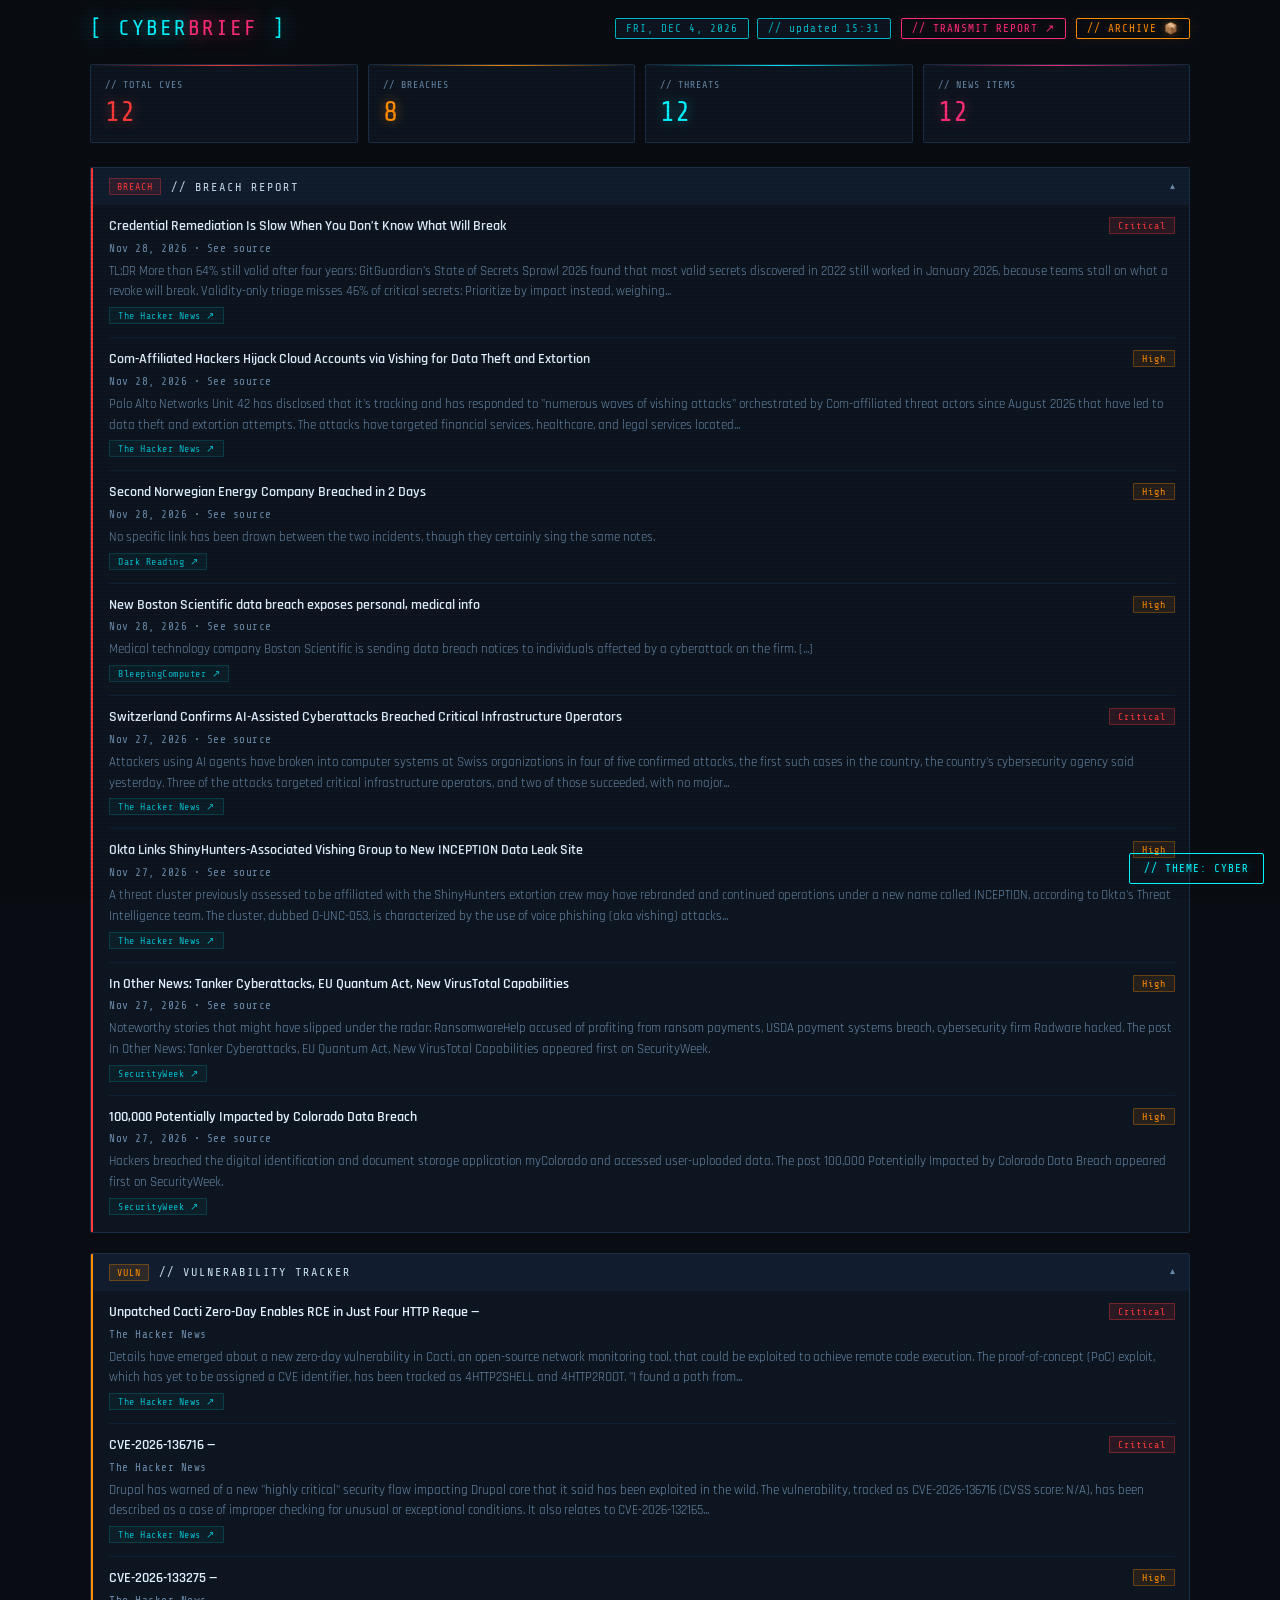
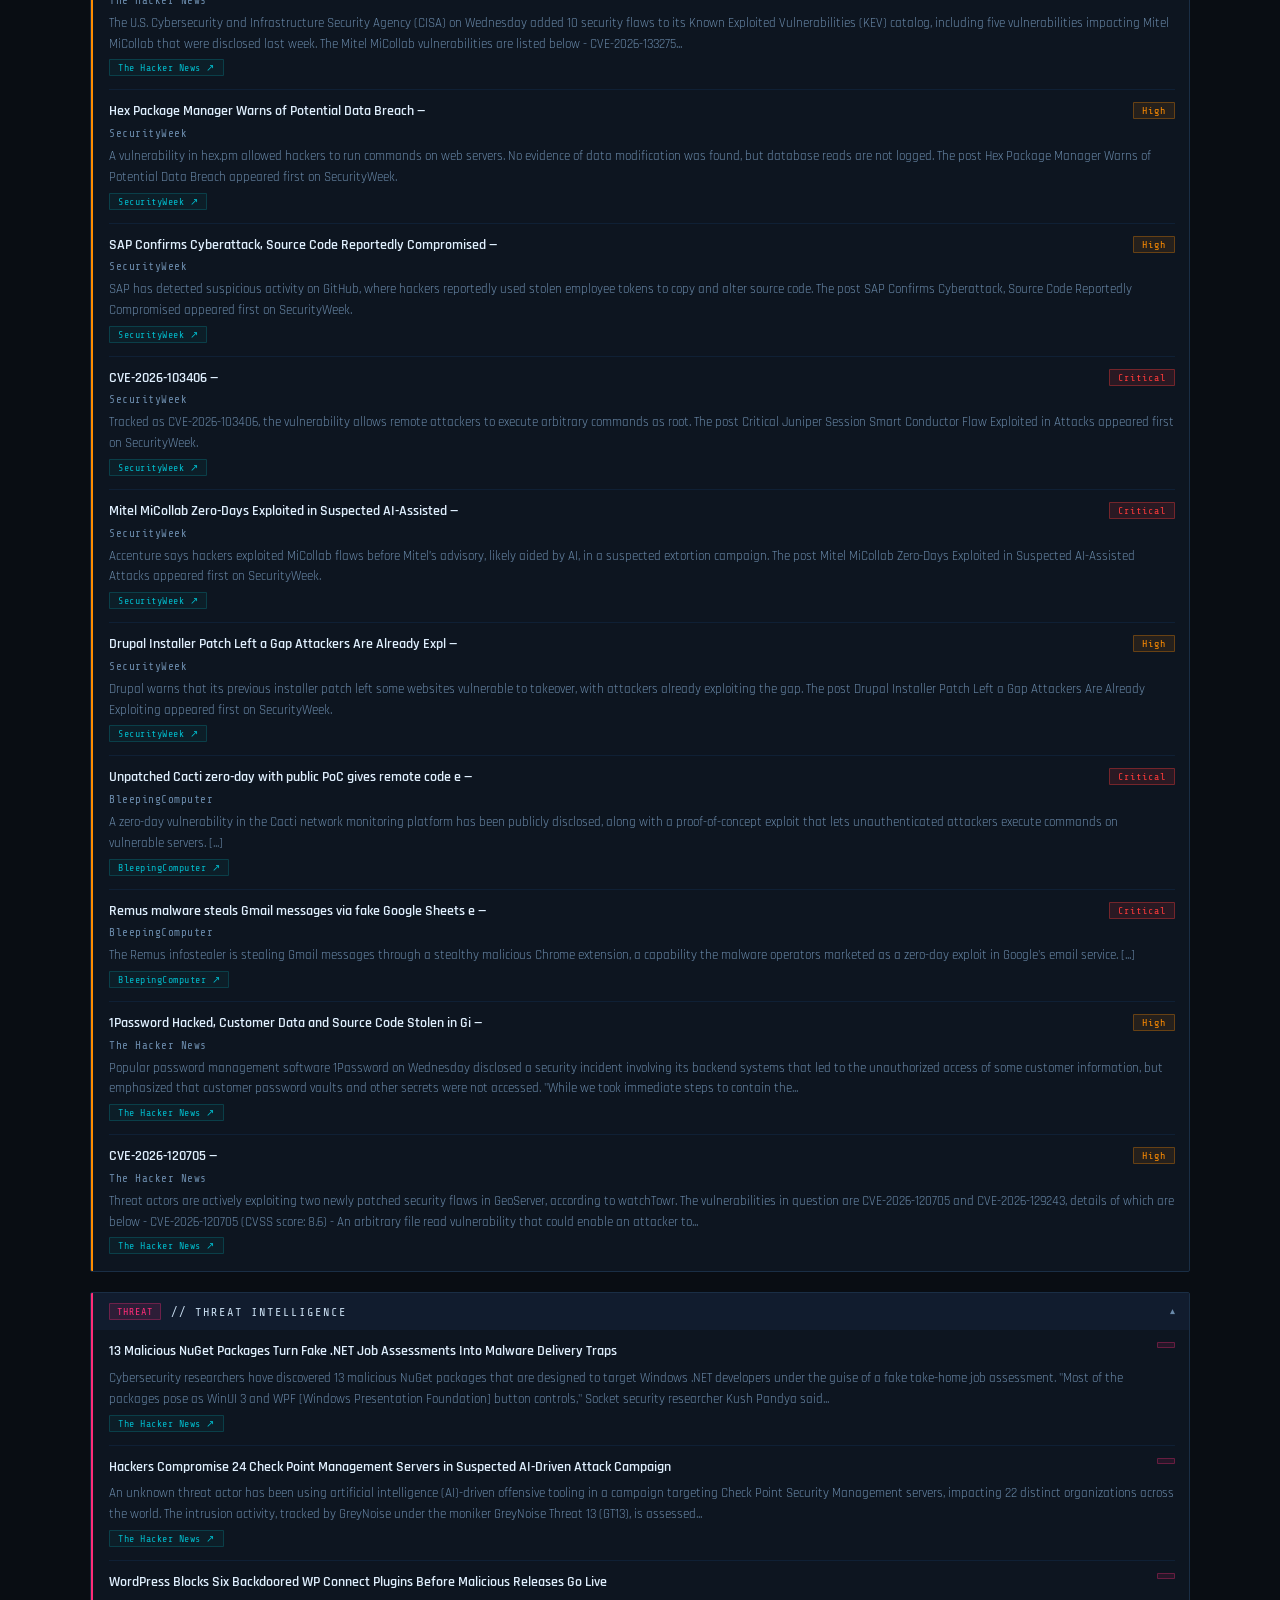
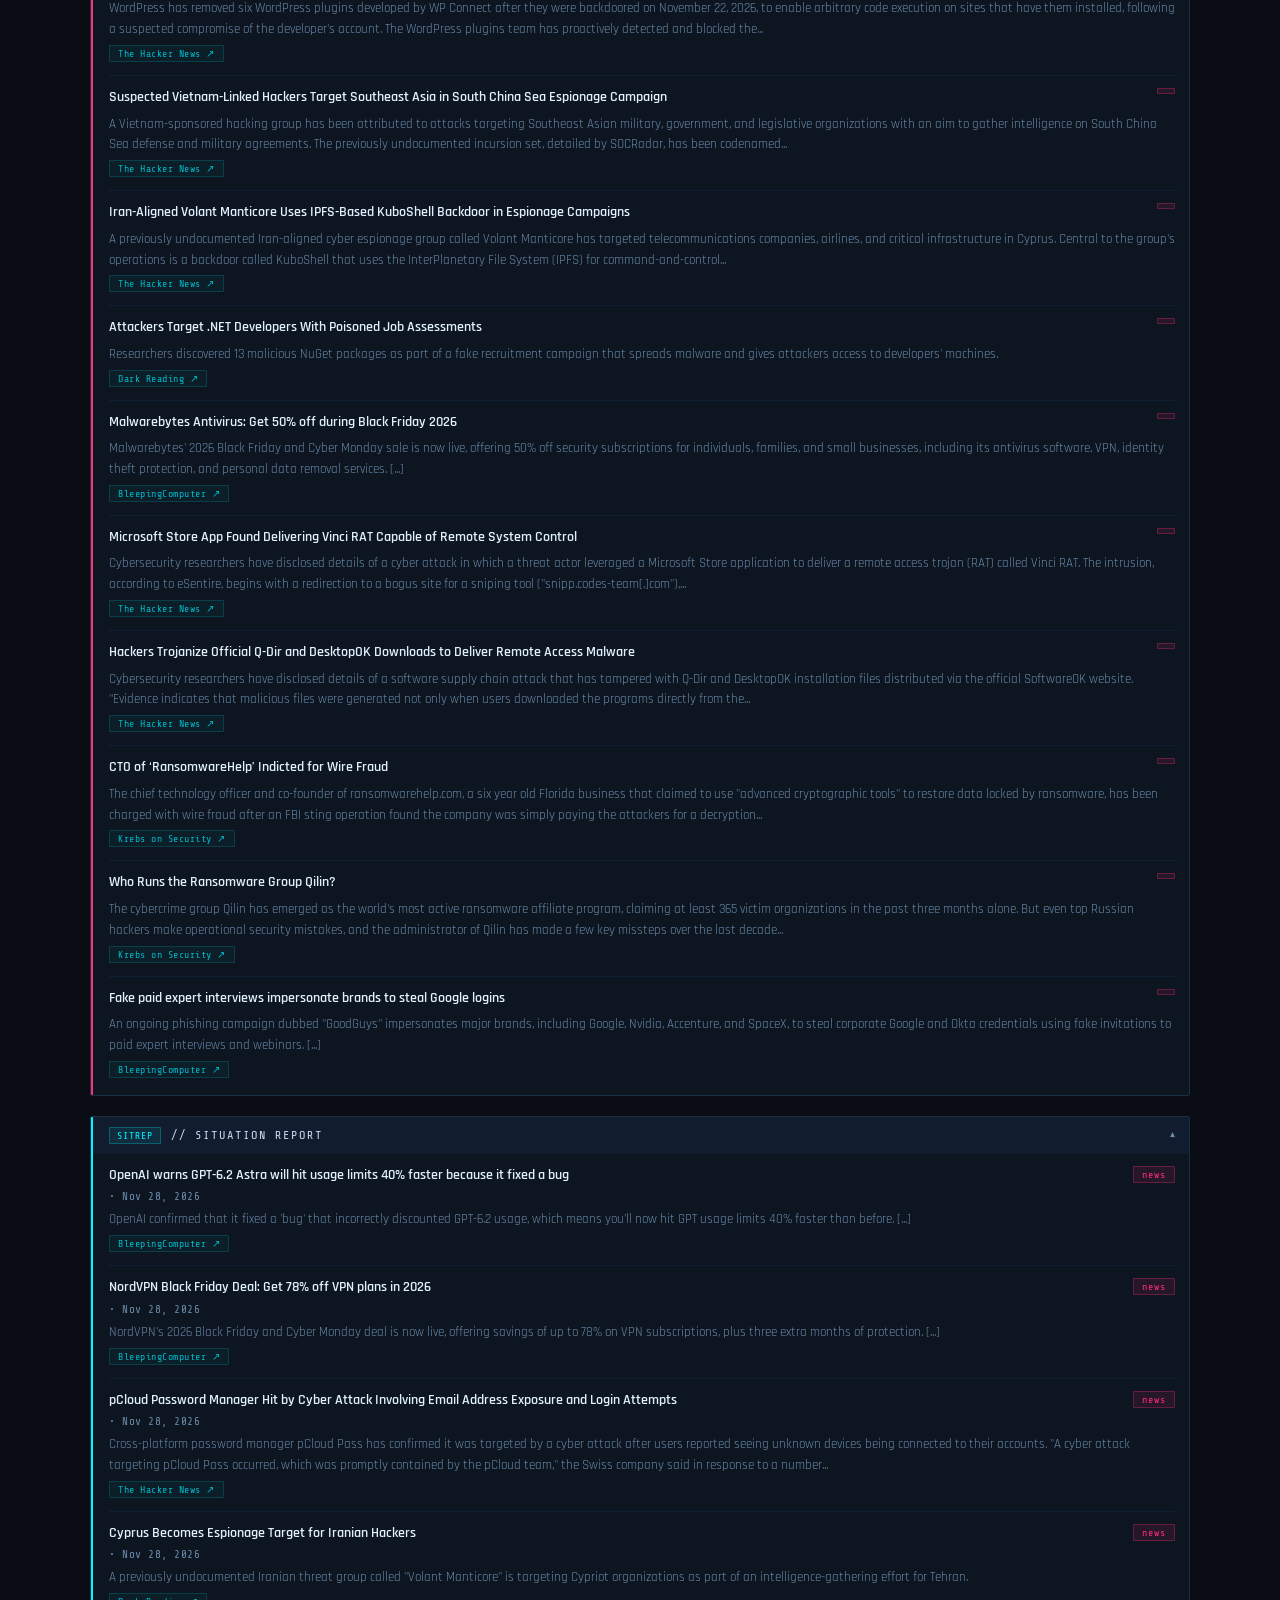
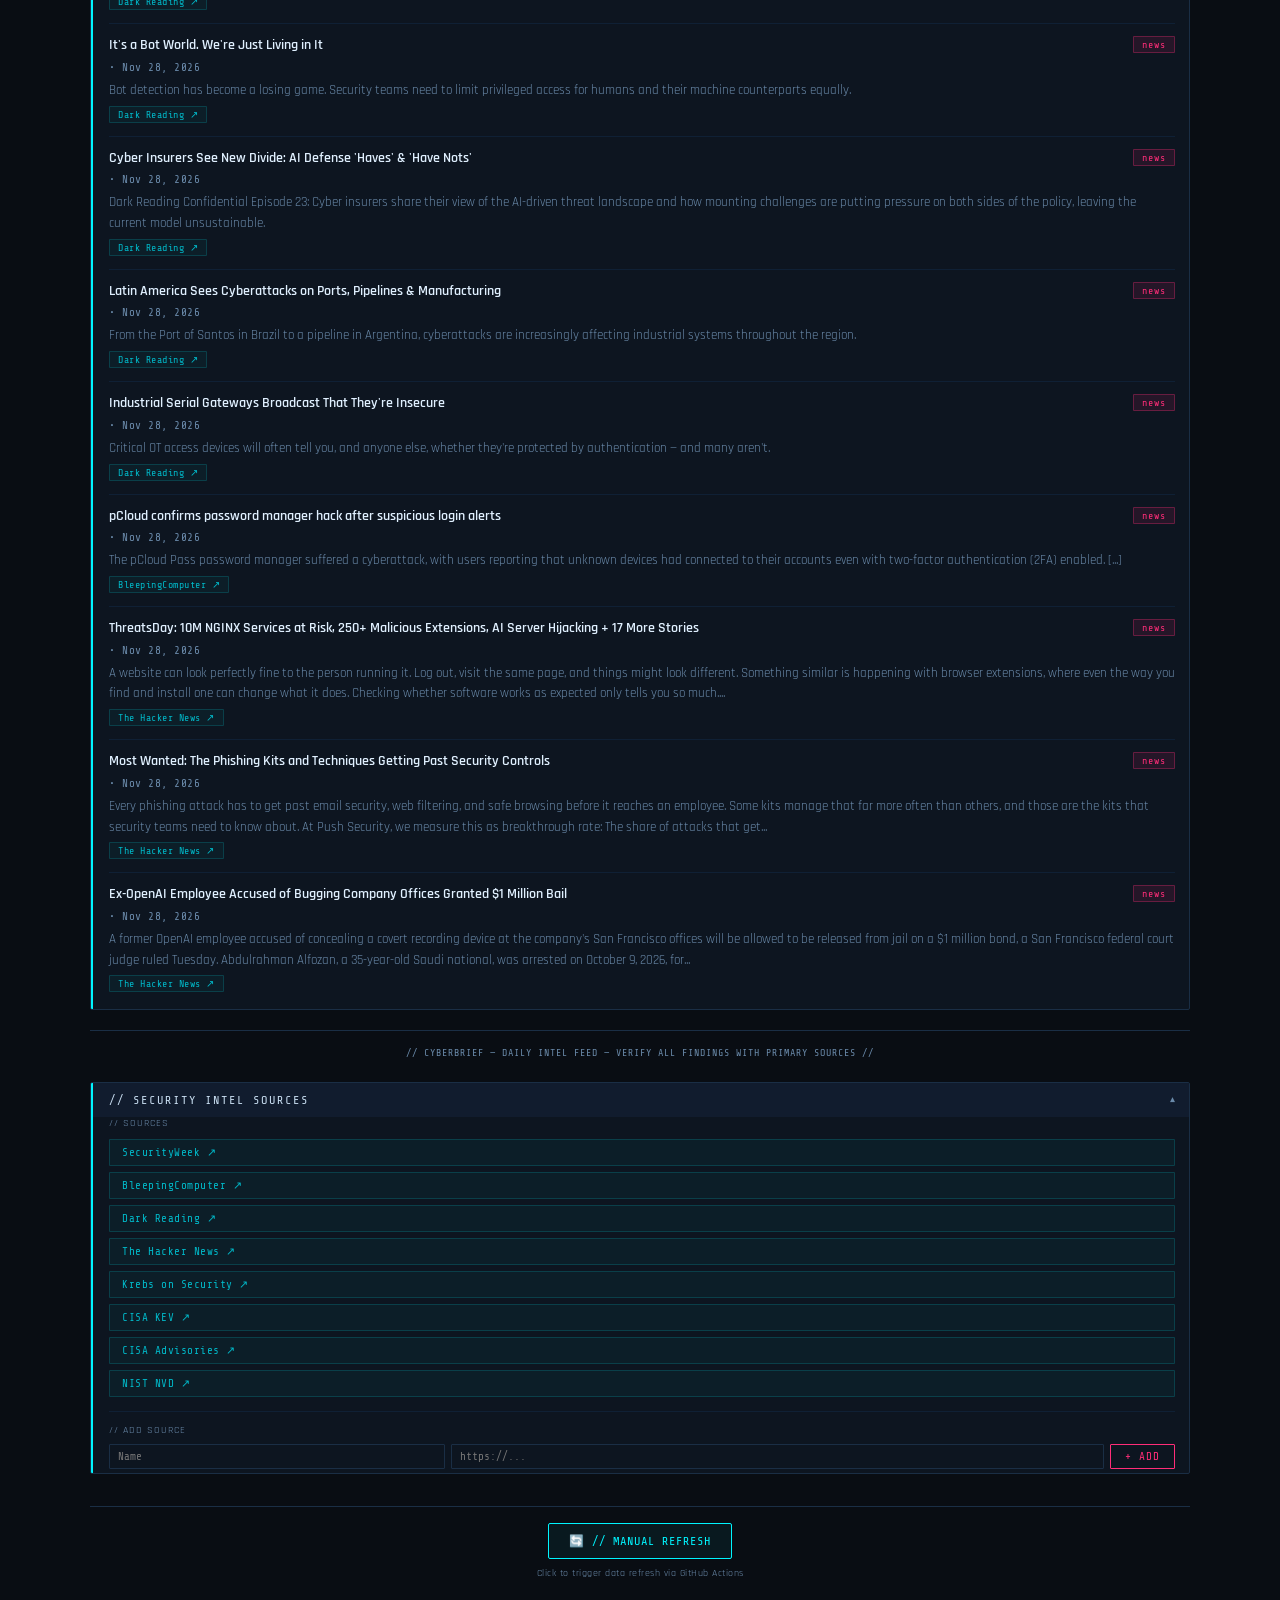
<file: ui_kits/brief/index.html>
<!doctype html>
<html lang="en">
<head>
<meta charset="utf-8">
<meta name="viewport" content="width=device-width,initial-scale=1">
<meta http-equiv="Cache-Control" content="no-cache, no-store, must-revalidate">
<meta http-equiv="Pragma" content="no-cache">
<meta http-equiv="Expires" content="0">
<title>CyberBrief // Daily Intel Feed</title>
<link rel="stylesheet" href="../../colors_and_type.css">
<style>
  *{box-sizing:border-box;margin:0;padding:0}
  body{font-family:'Rajdhani',sans-serif;color:#c8ddf0;background:#090d13;padding:1rem;min-height:100vh;position:relative}
  body::before{content:'';position:fixed;inset:0;background:repeating-linear-gradient(0deg,transparent,transparent 2px,rgba(0,0,0,0.07) 2px,rgba(0,0,0,0.07) 4px);pointer-events:none;z-index:100}
  .wrap{max-width:1100px;margin:0 auto;position:relative;z-index:1}
  .header{display:flex;align-items:center;justify-content:space-between;margin-bottom:1.5rem;flex-wrap:wrap;gap:8px}
  .logo{font-family:'Share Tech Mono',monospace;font-size:22px;letter-spacing:2px;color:#00f5ff;text-shadow:0 0 18px rgba(0,245,255,0.6)}
  .logo span{color:#ff2d78;text-shadow:0 0 18px rgba(255,45,120,0.7)}
  .right{display:flex;align-items:center;gap:10px;flex-wrap:wrap}
  .date{font-family:'Share Tech Mono',monospace;font-size:11px;color:#00b8c8;background:#0d1520;border:1px solid #00b8c8;border-radius:2px;padding:3px 10px;letter-spacing:1px}
  .btn{display:inline-flex;align-items:center;gap:8px;padding:8px 18px;border:1px solid #ff2d78;border-radius:2px;background:transparent;color:#ff2d78;font-size:13px;font-family:'Share Tech Mono',monospace;letter-spacing:1px;cursor:pointer;text-shadow:0 0 8px rgba(255,45,120,0.4);box-shadow:0 0 10px rgba(255,45,120,0.1);transition:all 0.15s}
  .btn:hover{background:rgba(255,45,120,0.07);box-shadow:0 0 18px rgba(255,45,120,0.25)}
  .btn:active{transform:scale(0.98)}
  .metrics{display:grid;grid-template-columns:repeat(auto-fit,minmax(140px,1fr));gap:10px;margin-bottom:1.5rem}
  .metric{background:#0d1520;border:1px solid #1a2e45;border-radius:2px;padding:14px;position:relative;overflow:hidden}
  .metric::before{content:'';position:absolute;top:0;left:0;right:0;height:1px}
  .m-c::before{background:linear-gradient(90deg,transparent,#ff3a3a,transparent)}
  .m-h::before{background:linear-gradient(90deg,transparent,#ff8c00,transparent)}
  .m-b::before{background:linear-gradient(90deg,transparent,#00f5ff,transparent)}
  .m-n::before{background:linear-gradient(90deg,transparent,#ff2d78,transparent)}
  .mlbl{font-family:'Share Tech Mono',monospace;font-size:10px;color:#6a8aaa;letter-spacing:1px;text-transform:uppercase;margin-bottom:6px}
  .mval{font-family:'Share Tech Mono',monospace;font-size:28px}
  .v-c{color:#ff3a3a;text-shadow:0 0 12px rgba(255,58,58,0.5)}
  .v-h{color:#ff8c00;text-shadow:0 0 12px rgba(255,140,0,0.5)}
  .v-b{color:#00f5ff;text-shadow:0 0 12px rgba(0,245,255,0.4)}
  .v-n{color:#ff2d78;text-shadow:0 0 12px rgba(255,45,120,0.4)}
  .section{margin-bottom:1.25rem;border:1px solid #1a2e45;border-radius:2px;overflow:hidden;position:relative;background:#0d1520}
  .section::before{content:'';position:absolute;top:0;left:0;width:2px;height:100%}
  .s-breach::before{background:#ff3a3a}
  .s-cve::before{background:#ff8c00}
  .s-threat::before{background:#ff2d78}
  .s-news::before{background:#00f5ff}
  .shead{display:flex;align-items:center;justify-content:space-between;padding:10px 14px 10px 18px;background:#111c2e;cursor:pointer;user-select:none}
  .stitle{font-family:'Share Tech Mono',monospace;font-size:12px;letter-spacing:2px;text-transform:uppercase;display:flex;align-items:center;gap:10px}
  .sicon{font-family:'Share Tech Mono',monospace;font-size:10px;padding:2px 7px;border-radius:1px;letter-spacing:1px}
  .i-breach{background:rgba(255,58,58,0.12);color:#ff3a3a;border:1px solid rgba(255,58,58,0.3)}
  .i-cve{background:rgba(255,140,0,0.12);color:#ff8c00;border:1px solid rgba(255,140,0,0.3)}
  .i-threat{background:rgba(255,45,120,0.12);color:#ff2d78;border:1px solid rgba(255,45,120,0.3)}
  .i-news{background:rgba(0,245,255,0.08);color:#00f5ff;border:1px solid rgba(0,245,255,0.25)}
  .chev{font-size:10px;color:#6a8aaa;transition:transform .2s}
  .chev.open{transform:rotate(180deg)}
  .sbody{padding:0 14px 4px 18px;display:none}
  .sbody.open{display:block}
  .item{padding:12px 0;border-bottom:1px solid #0f2035}
  .item:last-child{border-bottom:none}
  .ihead{display:flex;align-items:flex-start;justify-content:space-between;gap:8px;margin-bottom:5px}
  .ititle{font-family:'Rajdhani',sans-serif;font-size:14px;font-weight:600;line-height:1.4;color:#e0f0ff}
  .badge{font-family:'Share Tech Mono',monospace;font-size:10px;padding:2px 8px;border-radius:1px;white-space:nowrap;flex-shrink:0;letter-spacing:1px}
  .b-critical{background:rgba(255,58,58,0.12);color:#ff3a3a;border:1px solid rgba(255,58,58,0.35)}
  .b-high{background:rgba(255,140,0,0.1);color:#ff8c00;border:1px solid rgba(255,140,0,0.3)}
  .b-medium{background:rgba(0,255,157,0.08);color:#00ff9d;border:1px solid rgba(0,255,157,0.25)}
  .b-info{background:rgba(0,245,255,0.08);color:#00f5ff;border:1px solid rgba(0,245,255,0.25)}
  .b-news{background:rgba(255,45,120,0.1);color:#ff2d78;border:1px solid rgba(255,45,120,0.3)}
  .b-threat{background:rgba(255,45,120,0.1);color:#ff2d78;border:1px solid rgba(255,45,120,0.3)}
  .imeta{font-family:'Share Tech Mono',monospace;font-size:11px;color:#6a8aaa;margin-bottom:6px;letter-spacing:0.5px}
  .idesc{font-family:'Rajdhani',sans-serif;font-size:13px;color:#6a8aaa;line-height:1.6}
  .iocs{margin-top:8px;display:flex;flex-wrap:wrap;gap:5px}
  .ioc{font-family:'Share Tech Mono',monospace;font-size:10px;background:rgba(0,245,255,0.05);border:1px solid rgba(0,245,255,0.15);border-radius:1px;padding:2px 7px;color:#00b8c8}
  .footer{font-family:'Share Tech Mono',monospace;font-size:10px;color:#6a8aaa;text-align:center;margin-top:1rem;padding-top:1rem;border-top:1px solid #1a2e45;letter-spacing:1px}
  .loading{text-align:center;color:#00f5ff;padding:2rem}
  .error{background:rgba(255,58,58,0.1);border:1px solid #ff3a3a;color:#ff3a3a;padding:1rem;border-radius:2px;margin-bottom:1rem}
  .src-link{font-family:'Share Tech Mono',monospace;font-size:10px;color:#00b8c8;text-decoration:none;background:rgba(0,245,255,0.04);border:1px solid rgba(0,245,255,0.15);border-radius:1px;padding:2px 8px;letter-spacing:0.5px;display:inline-block;margin-right:5px;margin-top:5px;transition:all 0.15s}
  .src-link:hover{background:rgba(0,245,255,0.1);color:#00f5ff;border-color:rgba(0,245,255,0.35)}
  .src-tile{font-family:'Share Tech Mono',monospace;font-size:11px;color:#00b8c8;text-decoration:none;background:rgba(0,245,255,0.04);border:1px solid rgba(0,245,255,0.15);border-radius:1px;padding:6px 12px;letter-spacing:0.5px;display:inline-block;transition:all 0.15s}
  .src-tile:hover{background:rgba(0,245,255,0.1);color:#00f5ff;border-color:rgba(0,245,255,0.35);text-shadow:0 0 8px rgba(0,245,255,0.4)}
  .sources-section{margin-top:1.5rem;border:1px solid #1a2e45;border-radius:2px;overflow:hidden;position:relative;background:#0d1520}
  .sources-section::before{content:'';position:absolute;top:0;left:0;width:2px;height:100%;background:#00f5ff}
  .sources-header{display:flex;align-items:center;justify-content:space-between;padding:10px 14px 10px 18px;background:#111c2e;cursor:pointer;user-select:none}
  .sources-header .stitle{font-family:'Share Tech Mono',monospace;font-size:12px;letter-spacing:2px;text-transform:uppercase}
  .source-item{padding:8px 0;border-bottom:1px solid #0f2035;display:flex;justify-content:space-between;align-items:center}
  .source-item:last-child{border-bottom:none}
  .source-name{font-family:'Share Tech Mono',monospace;font-size:11px;color:#00b8c8;flex:0 0 auto}
  .source-url{font-family:'Share Tech Mono',monospace;font-size:10px;color:#6a8aaa;text-decoration:none;flex:1;margin-left:12px;white-space:nowrap;overflow:hidden;text-overflow:ellipsis}
  .source-url:hover{color:#00f5ff}
  .source-remove{font-size:10px;color:#ff3a3a;cursor:pointer;margin-left:8px;padding:2px 6px;background:rgba(255,58,58,0.1);border:1px solid rgba(255,58,58,0.3);border-radius:1px}
  .source-remove:hover{background:rgba(255,58,58,0.2)}
  /* DIABLO THEME OVERRIDES */
  body.theme-diablo{background:#0a0604;color:#d4b88a;background:linear-gradient(-45deg,#1a0a05,#3a1a0a,#1a0d07,#0e0604,#1a0a05);background-size:400% 400%;animation:gradientDiablo 15s ease infinite}
  body.theme-diablo::before{background:repeating-linear-gradient(0deg,transparent,transparent 2px,rgba(0,0,0,0.18) 2px,rgba(0,0,0,0.18) 4px)}
  body.theme-diablo .logo{color:#e8c469;text-shadow:0 0 20px rgba(232,196,105,0.7),0 0 4px rgba(255,140,0,0.5);letter-spacing:3px}
  body.theme-diablo .logo span{color:#a01818;text-shadow:0 0 22px rgba(200,30,30,0.9),0 0 6px rgba(255,40,0,0.6)}
  body.theme-diablo .date{background:#1a0e07;border-color:#7a4a1f;color:#d4b88a;box-shadow:inset 0 0 8px rgba(0,0,0,0.6)}
  body.theme-diablo .btn{background:linear-gradient(180deg,#3a1a0a 0%,#1f0d05 100%);border:1px solid #8b2a1a;color:#e8c469;text-shadow:0 0 8px rgba(232,196,105,0.5);box-shadow:0 0 12px rgba(139,42,26,0.4),inset 0 0 8px rgba(0,0,0,0.5)}
  body.theme-diablo .btn:hover{background:linear-gradient(180deg,#5a2410 0%,#2f1408 100%);box-shadow:0 0 22px rgba(200,60,30,0.6),inset 0 0 10px rgba(0,0,0,0.6)}
  body.theme-diablo .metric{background:linear-gradient(180deg,#1f0f08 0%,#120705 100%);border:1px solid #6a3818;box-shadow:inset 0 0 12px rgba(0,0,0,0.6),0 0 8px rgba(139,42,26,0.2)}
  body.theme-diablo .mlbl{color:#a88560;letter-spacing:2px}
  body.theme-diablo .v-c{color:#ff3a1a;text-shadow:0 0 14px rgba(255,58,26,0.8),0 0 4px rgba(255,0,0,0.5)}
  body.theme-diablo .v-h{color:#ff9a2a;text-shadow:0 0 14px rgba(255,154,42,0.7)}
  body.theme-diablo .v-b{color:#e8c469;text-shadow:0 0 14px rgba(232,196,105,0.7)}
  body.theme-diablo .v-n{color:#c2185b;text-shadow:0 0 14px rgba(194,24,91,0.6)}
  body.theme-diablo .section{background:linear-gradient(180deg,#1a0d07 0%,#0e0604 100%);border:1px solid #6a3818;box-shadow:0 0 14px rgba(0,0,0,0.6),inset 0 0 20px rgba(80,30,10,0.15)}
  body.theme-diablo .shead{background:linear-gradient(180deg,#2a1408 0%,#1a0d07 100%);border-bottom:1px solid #6a3818}
  body.theme-diablo .stitle{color:#e8c469;text-shadow:0 0 8px rgba(232,196,105,0.4)}
  body.theme-diablo .ititle{color:#f0d8a0;text-shadow:0 0 4px rgba(232,196,105,0.3)}
  body.theme-diablo .imeta{color:#a88560}
  body.theme-diablo .idesc{color:#c9a878}
  body.theme-diablo .item{border-bottom:1px solid #3a1f10}
  body.theme-diablo .footer{color:#8b6840;border-top-color:#6a3818}
  body.theme-diablo .sources-section{background:linear-gradient(180deg,#1a0d07 0%,#0e0604 100%);border-color:#6a3818}
  body.theme-diablo .sources-section::before{background:linear-gradient(180deg,#e8c469,#a01818)}
  body.theme-diablo .sources-header{background:linear-gradient(180deg,#2a1408 0%,#1a0d07 100%)}
  body.theme-diablo .source-item{border-bottom:1px solid #3a1f10}
  body.theme-diablo .source-name{color:#e8c469}
  body.theme-diablo .source-url{color:#a88560}
  body.theme-diablo .src-link{background:rgba(139,42,26,0.18);border:1px solid #8b2a1a;color:#e8c469;text-shadow:0 0 6px rgba(232,196,105,0.4)}
  body.theme-diablo .src-link:hover{background:rgba(200,60,30,0.3);color:#fff0c0;border-color:#c84020}
  body.theme-diablo .b-critical{background:rgba(200,30,30,0.18);color:#ff3a1a;border:1px solid #8b1818;text-shadow:0 0 6px rgba(255,58,26,0.6)}
  body.theme-diablo .b-high{background:rgba(200,100,20,0.18);color:#ff9a2a;border:1px solid #8b5818;text-shadow:0 0 6px rgba(255,154,42,0.5)}
  body.theme-diablo .b-medium{background:rgba(180,140,40,0.15);color:#d4b86a;border:1px solid #7a5818}
  body.theme-diablo .b-info{background:rgba(140,100,50,0.18);color:#e8c469;border:1px solid #6a3818}
  body.theme-diablo .b-news,body.theme-diablo .b-threat{background:rgba(160,24,24,0.2);color:#ff3a1a;border:1px solid #8b1818;text-shadow:0 0 6px rgba(255,58,26,0.5)}
  body.theme-diablo .ioc{background:rgba(139,42,26,0.15);border:1px solid #6a3818;color:#e8c469}
  body.theme-diablo input{background:#1a0d07 !important;border:1px solid #6a3818 !important;color:#d4b88a !important}
  body.theme-diablo .s-breach::before{background:linear-gradient(180deg,#ff3a1a,#8b1818)}
  body.theme-diablo .s-cve::before{background:linear-gradient(180deg,#ff9a2a,#8b5818)}
  body.theme-diablo .s-threat::before{background:linear-gradient(180deg,#a01818,#400808)}
  body.theme-diablo .s-news::before{background:linear-gradient(180deg,#e8c469,#7a5018)}
  .theme-toggle{position:fixed;bottom:1rem;right:1rem;z-index:200;padding:8px 14px;font-family:'Share Tech Mono',monospace;font-size:11px;letter-spacing:1px;background:transparent;border:1px solid #00f5ff;color:#00f5ff;border-radius:2px;cursor:pointer;text-shadow:0 0 8px rgba(0,245,255,0.4)}
  body.theme-diablo .theme-toggle{border-color:#8b2a1a;color:#e8c469;background:linear-gradient(180deg,#3a1a0a 0%,#1f0d05 100%);text-shadow:0 0 8px rgba(232,196,105,0.5);box-shadow:0 0 12px rgba(139,42,26,0.4)}
  /* DEEP SEA THEME */
  @keyframes gradientDeepSea{0%{background-position:0% 50%}50%{background-position:100% 50%}100%{background-position:0% 50%}}
  @keyframes bubbleFloat{0%{transform:translateY(100vh) scale(0.5);opacity:0}50%{opacity:0.6}100%{transform:translateY(-10vh) scale(1.2);opacity:0}}
  body.theme-deepsea{color:#a0e8d0;background:linear-gradient(-45deg,#020d1a,#041a2e,#020810,#051525,#020d1a);background-size:400% 400%;animation:gradientDeepSea 18s ease infinite}
  body.theme-deepsea::before{background:repeating-linear-gradient(180deg,transparent,transparent 4px,rgba(0,180,160,0.03) 4px,rgba(0,180,160,0.03) 8px)}
  body.theme-deepsea .logo{color:#00e8c8;text-shadow:0 0 20px rgba(0,232,200,0.8),0 0 6px rgba(0,200,180,0.4);letter-spacing:3px}
  body.theme-deepsea .logo span{color:#00a8ff;text-shadow:0 0 18px rgba(0,168,255,0.7)}
  body.theme-deepsea .date{background:#041a2e;border:1px solid #006a60;color:#a0e8d0}
  body.theme-deepsea .btn{background:linear-gradient(180deg,#04283a 0%,#020d1a 100%);border:1px solid #00a890;color:#00e8c8;text-shadow:0 0 8px rgba(0,232,200,0.5);box-shadow:0 0 12px rgba(0,168,144,0.3)}
  body.theme-deepsea .btn:hover{background:linear-gradient(180deg,#063848 0%,#031520 100%)}
  body.theme-deepsea .metric{background:linear-gradient(180deg,#041a2e 0%,#020810 100%);border:1px solid #00504a}
  body.theme-deepsea .mlbl{color:#407868}
  body.theme-deepsea .v-c{color:#ff4040;text-shadow:0 0 14px rgba(255,64,64,0.7)}
  body.theme-deepsea .v-h{color:#00e8c8;text-shadow:0 0 14px rgba(0,232,200,0.8)}
  body.theme-deepsea .v-b{color:#00a8ff;text-shadow:0 0 14px rgba(0,168,255,0.7)}
  body.theme-deepsea .v-n{color:#40c8a0;text-shadow:0 0 14px rgba(64,200,160,0.6)}
  body.theme-deepsea .section{background:linear-gradient(180deg,#041a2e 0%,#020810 100%);border:1px solid #00504a}
  body.theme-deepsea .shead{background:linear-gradient(180deg,#052538 0%,#031828 100%)}
  body.theme-deepsea .stitle{color:#00e8c8;text-shadow:0 0 8px rgba(0,232,200,0.4)}
  body.theme-deepsea .ititle{color:#c0f0e0}
  body.theme-deepsea .imeta{color:#407868}
  body.theme-deepsea .idesc{color:#80c0a8}
  body.theme-deepsea .item{border-bottom-color:#002a28}
  body.theme-deepsea .footer{color:#407868;border-top-color:#00504a}
  body.theme-deepsea .sources-section{background:#041a2e;border-color:#00504a}
  body.theme-deepsea .sources-section::before{background:#00e8c8}
  body.theme-deepsea .sources-header{background:#052538}
  body.theme-deepsea .source-name{color:#00e8c8}
  body.theme-deepsea .src-link{background:rgba(0,168,144,0.1);border:1px solid #006a60;color:#00e8c8}
  body.theme-deepsea .src-link:hover{background:rgba(0,168,144,0.25);color:#a0fff0}
  body.theme-deepsea .b-critical{background:rgba(255,64,64,0.12);color:#ff6060;border:1px solid rgba(255,64,64,0.4)}
  body.theme-deepsea .b-high{background:rgba(0,232,200,0.1);color:#00e8c8;border:1px solid rgba(0,232,200,0.3)}
  body.theme-deepsea .b-medium{background:rgba(0,168,255,0.1);color:#40a8e0;border:1px solid rgba(0,168,255,0.3)}
  body.theme-deepsea .b-info,body.theme-deepsea .b-news,body.theme-deepsea .b-threat{background:rgba(0,168,144,0.1);color:#00c8a8;border:1px solid rgba(0,168,144,0.3)}
  body.theme-deepsea .ioc{background:rgba(0,168,144,0.1);border:1px solid #006a60;color:#00e8c8}
  body.theme-deepsea .s-breach::before{background:#ff4040}
  body.theme-deepsea .s-cve::before{background:#00e8c8}
  body.theme-deepsea .s-threat::before{background:#00a8ff}
  body.theme-deepsea .s-news::before{background:#40c8a0}
  body.theme-deepsea input{background:#041a2e !important;border:1px solid #006a60 !important;color:#a0e8d0 !important}
  body.theme-deepsea .theme-toggle{border-color:#00a890;color:#00e8c8;background:linear-gradient(180deg,#04283a 0%,#020d1a 100%);text-shadow:0 0 8px rgba(0,232,200,0.5)}
  /* NOIR CITY THEME */
  @keyframes gradientNoir{0%{background-position:0% 50%}50%{background-position:100% 50%}100%{background-position:0% 50%}}
  @keyframes rainFall{0%{background-position:0 0}100%{background-position:0 100%}}
  body.theme-noir{color:#c8b896;background:linear-gradient(-45deg,#0a0a0e,#141418,#0e0e12,#080808,#0a0a0e);background-size:400% 400%;animation:gradientNoir 20s ease infinite}
  body.theme-noir::before{background:repeating-linear-gradient(transparent,transparent 1px,rgba(200,180,150,0.02) 1px,rgba(200,180,150,0.02) 2px),repeating-linear-gradient(90deg,transparent,transparent 60px,rgba(200,180,150,0.01) 60px,rgba(200,180,150,0.01) 61px)}
  body.theme-noir .logo{color:#d4a830;text-shadow:0 0 14px rgba(212,168,48,0.7);font-family:'Share Tech Mono',monospace;letter-spacing:4px}
  body.theme-noir .logo span{color:#8b6020;text-shadow:0 0 12px rgba(139,96,32,0.6)}
  body.theme-noir .date{background:#141418;border:1px solid #4a3a20;color:#c8b896}
  body.theme-noir .btn{background:linear-gradient(180deg,#2a2418 0%,#141410 100%);border:1px solid #6a5830;color:#d4a830;text-shadow:0 0 6px rgba(212,168,48,0.5);box-shadow:inset 0 0 8px rgba(0,0,0,0.6)}
  body.theme-noir .btn:hover{background:linear-gradient(180deg,#3a3020 0%,#1a1810 100%)}
  body.theme-noir .metric{background:linear-gradient(180deg,#141418 0%,#080808 100%);border:1px solid #3a3020}
  body.theme-noir .mlbl{color:#786848}
  body.theme-noir .v-c{color:#e83030;text-shadow:0 0 10px rgba(232,48,48,0.6)}
  body.theme-noir .v-h{color:#d4a830;text-shadow:0 0 10px rgba(212,168,48,0.6)}
  body.theme-noir .v-b{color:#a89870;text-shadow:0 0 10px rgba(168,152,112,0.5)}
  body.theme-noir .v-n{color:#806840;text-shadow:0 0 10px rgba(128,104,64,0.5)}
  body.theme-noir .section{background:linear-gradient(180deg,#141418 0%,#080808 100%);border:1px solid #3a3020}
  body.theme-noir .shead{background:linear-gradient(180deg,#1a1810 0%,#121010 100%)}
  body.theme-noir .stitle{color:#d4a830;text-shadow:0 0 6px rgba(212,168,48,0.3)}
  body.theme-noir .ititle{color:#e0d0a8}
  body.theme-noir .imeta{color:#786848}
  body.theme-noir .idesc{color:#b0a080}
  body.theme-noir .item{border-bottom-color:#2a2418}
  body.theme-noir .footer{color:#786848;border-top-color:#3a3020}
  body.theme-noir .sources-section{background:#141418;border-color:#3a3020}
  body.theme-noir .sources-section::before{background:#d4a830}
  body.theme-noir .sources-header{background:#1a1810}
  body.theme-noir .source-name{color:#d4a830}
  body.theme-noir .src-link{background:rgba(212,168,48,0.08);border:1px solid #4a3a20;color:#d4a830}
  body.theme-noir .src-link:hover{background:rgba(212,168,48,0.2);color:#f0c840}
  body.theme-noir .b-critical{background:rgba(232,48,48,0.12);color:#e83030;border:1px solid rgba(232,48,48,0.35)}
  body.theme-noir .b-high{background:rgba(212,168,48,0.1);color:#d4a830;border:1px solid rgba(212,168,48,0.3)}
  body.theme-noir .b-medium{background:rgba(168,152,112,0.1);color:#a89870;border:1px solid rgba(168,152,112,0.3)}
  body.theme-noir .b-info,body.theme-noir .b-news,body.theme-noir .b-threat{background:rgba(128,104,64,0.1);color:#907848;border:1px solid rgba(128,104,64,0.3)}
  body.theme-noir .ioc{background:rgba(212,168,48,0.08);border:1px solid #4a3a20;color:#c8a828}
  body.theme-noir .s-breach::before{background:#e83030}
  body.theme-noir .s-cve::before{background:#d4a830}
  body.theme-noir .s-threat::before{background:#806840}
  body.theme-noir .s-news::before{background:#a89870}
  body.theme-noir input{background:#141418 !important;border:1px solid #4a3a20 !important;color:#c8b896 !important}
  body.theme-noir .theme-toggle{border-color:#6a5830;color:#d4a830;background:linear-gradient(180deg,#2a2418 0%,#141410 100%);text-shadow:0 0 6px rgba(212,168,48,0.5)}
  /* ELECTRIC STORM THEME */
  @keyframes gradientStorm{0%{background-position:0% 0%}33%{background-position:100% 50%}66%{background-position:0% 100%}100%{background-position:0% 0%}}
  @keyframes lightning{0%,90%,100%{opacity:0}91%{opacity:0.8}92%{opacity:0}93%{opacity:0.6}94%{opacity:0}}
  body.theme-storm{color:#c0d0e8;background:linear-gradient(-45deg,#060818,#0c0f28,#040618,#080a20,#060818);background-size:400% 400%;animation:gradientStorm 12s ease infinite}
  body.theme-storm::before{background:repeating-linear-gradient(0deg,transparent,transparent 2px,rgba(120,140,255,0.03) 2px,rgba(120,140,255,0.03) 4px)}
  body.theme-storm .logo{color:#e8f040;text-shadow:0 0 20px rgba(232,240,64,0.9),0 0 4px rgba(232,240,64,0.5);letter-spacing:3px;animation:lightning 4s infinite}
  body.theme-storm .logo span{color:#a040ff;text-shadow:0 0 20px rgba(160,64,255,0.8)}
  body.theme-storm .date{background:#0c0f28;border:1px solid #4040a0;color:#c0d0e8}
  body.theme-storm .btn{background:linear-gradient(180deg,#181828 0%,#080a20 100%);border:1px solid #6060c0;color:#e8f040;text-shadow:0 0 8px rgba(232,240,64,0.6);box-shadow:0 0 14px rgba(96,96,192,0.3)}
  body.theme-storm .btn:hover{background:linear-gradient(180deg,#202038 0%,#0a0c28 100%)}
  body.theme-storm .metric{background:linear-gradient(180deg,#0c0f28 0%,#040618 100%);border:1px solid #30308a}
  body.theme-storm .mlbl{color:#5868a0}
  body.theme-storm .v-c{color:#e8f040;text-shadow:0 0 14px rgba(232,240,64,0.9)}
  body.theme-storm .v-h{color:#a040ff;text-shadow:0 0 14px rgba(160,64,255,0.8)}
  body.theme-storm .v-b{color:#40b0ff;text-shadow:0 0 14px rgba(64,176,255,0.7)}
  body.theme-storm .v-n{color:#8080e0;text-shadow:0 0 14px rgba(128,128,224,0.6)}
  body.theme-storm .section{background:linear-gradient(180deg,#0c0f28 0%,#040618 100%);border:1px solid #30308a}
  body.theme-storm .shead{background:linear-gradient(180deg,#10143a 0%,#0a0d28 100%)}
  body.theme-storm .stitle{color:#e8f040;text-shadow:0 0 8px rgba(232,240,64,0.5)}
  body.theme-storm .ititle{color:#d8e8ff}
  body.theme-storm .imeta{color:#5868a0}
  body.theme-storm .idesc{color:#9090c0}
  body.theme-storm .item{border-bottom-color:#1a1a48}
  body.theme-storm .footer{color:#5868a0;border-top-color:#30308a}
  body.theme-storm .sources-section{background:#0c0f28;border-color:#30308a}
  body.theme-storm .sources-section::before{background:#e8f040}
  body.theme-storm .sources-header{background:#10143a}
  body.theme-storm .source-name{color:#e8f040}
  body.theme-storm .src-link{background:rgba(232,240,64,0.06);border:1px solid #40408a;color:#e8f040}
  body.theme-storm .src-link:hover{background:rgba(232,240,64,0.18);color:#f8ff80}
  body.theme-storm .b-critical{background:rgba(232,240,64,0.12);color:#e8f040;border:1px solid rgba(232,240,64,0.4);text-shadow:0 0 6px rgba(232,240,64,0.6)}
  body.theme-storm .b-high{background:rgba(160,64,255,0.12);color:#a040ff;border:1px solid rgba(160,64,255,0.4)}
  body.theme-storm .b-medium{background:rgba(64,176,255,0.1);color:#40b0ff;border:1px solid rgba(64,176,255,0.3)}
  body.theme-storm .b-info,body.theme-storm .b-news,body.theme-storm .b-threat{background:rgba(128,128,224,0.1);color:#8080e0;border:1px solid rgba(128,128,224,0.3)}
  body.theme-storm .ioc{background:rgba(232,240,64,0.06);border:1px solid #40408a;color:#d8e040}
  body.theme-storm .s-breach::before{background:#e8f040}
  body.theme-storm .s-cve::before{background:#a040ff}
  body.theme-storm .s-threat::before{background:#40b0ff}
  body.theme-storm .s-news::before{background:#8080e0}
  body.theme-storm input{background:#0c0f28 !important;border:1px solid #40408a !important;color:#c0d0e8 !important}
  body.theme-storm .theme-toggle{border-color:#6060c0;color:#e8f040;background:linear-gradient(180deg,#181828 0%,#080a20 100%);text-shadow:0 0 8px rgba(232,240,64,0.6)}
  /* RED SKURGE THEME */
  @keyframes gradientSoviet{0%{background-position:0% 50%}50%{background-position:100% 50%}100%{background-position:0% 50%}}
  body.theme-soviet{color:#e8d8b8;background:linear-gradient(-45deg,#1a0408,#2a0808,#0e0202,#1a0606,#1a0408);background-size:400% 400%;animation:gradientSoviet 16s ease infinite}
  body.theme-soviet::before{background:repeating-linear-gradient(0deg,transparent,transparent 2px,rgba(200,30,30,0.04) 2px,rgba(200,30,30,0.04) 4px)}
  body.theme-soviet .logo{color:#f0d060;text-shadow:0 0 14px rgba(240,208,96,0.7);font-family:'Share Tech Mono',monospace;letter-spacing:5px;text-transform:uppercase}
  body.theme-soviet .logo span{color:#cc2020;text-shadow:0 0 14px rgba(204,32,32,0.8)}
  body.theme-soviet .date{background:#2a0808;border:1px solid #8a2020;color:#e8d8b8}
  body.theme-soviet .btn{background:linear-gradient(180deg,#4a0808 0%,#2a0404 100%);border:1px solid #cc2020;color:#f0d060;text-shadow:0 0 6px rgba(240,208,96,0.5);box-shadow:0 0 10px rgba(204,32,32,0.3)}
  body.theme-soviet .btn:hover{background:linear-gradient(180deg,#601010 0%,#380808 100%)}
  body.theme-soviet .metric{background:linear-gradient(180deg,#2a0808 0%,#120202 100%);border:1px solid #6a1818}
  body.theme-soviet .mlbl{color:#906040}
  body.theme-soviet .v-c{color:#ff2020;text-shadow:0 0 12px rgba(255,32,32,0.8)}
  body.theme-soviet .v-h{color:#f0d060;text-shadow:0 0 12px rgba(240,208,96,0.7)}
  body.theme-soviet .v-b{color:#d09040;text-shadow:0 0 12px rgba(208,144,64,0.6)}
  body.theme-soviet .v-n{color:#c07030;text-shadow:0 0 12px rgba(192,112,48,0.5)}
  body.theme-soviet .section{background:linear-gradient(180deg,#2a0808 0%,#0e0202 100%);border:1px solid #6a1818}
  body.theme-soviet .shead{background:linear-gradient(180deg,#380a0a 0%,#220606 100%)}
  body.theme-soviet .stitle{color:#f0d060;text-shadow:0 0 6px rgba(240,208,96,0.4)}
  body.theme-soviet .ititle{color:#f0e0c0}
  body.theme-soviet .imeta{color:#906040}
  body.theme-soviet .idesc{color:#c8a880}
  body.theme-soviet .item{border-bottom-color:#2a1010}
  body.theme-soviet .footer{color:#906040;border-top-color:#6a1818}
  body.theme-soviet .sources-section{background:#2a0808;border-color:#6a1818}
  body.theme-soviet .sources-section::before{background:#cc2020}
  body.theme-soviet .sources-header{background:#380a0a}
  body.theme-soviet .source-name{color:#f0d060}
  body.theme-soviet .src-link{background:rgba(204,32,32,0.12);border:1px solid #6a1818;color:#f0d060}
  body.theme-soviet .src-link:hover{background:rgba(204,32,32,0.28);color:#fff080}
  body.theme-soviet .b-critical{background:rgba(255,32,32,0.15);color:#ff2020;border:1px solid rgba(255,32,32,0.5);text-shadow:0 0 6px rgba(255,32,32,0.6)}
  body.theme-soviet .b-high{background:rgba(240,208,96,0.12);color:#f0d060;border:1px solid rgba(240,208,96,0.4)}
  body.theme-soviet .b-medium{background:rgba(208,144,64,0.12);color:#d09040;border:1px solid rgba(208,144,64,0.3)}
  body.theme-soviet .b-info,body.theme-soviet .b-news,body.theme-soviet .b-threat{background:rgba(192,112,48,0.12);color:#c07030;border:1px solid rgba(192,112,48,0.3)}
  body.theme-soviet .ioc{background:rgba(204,32,32,0.1);border:1px solid #6a1818;color:#f0d060}
  body.theme-soviet .s-breach::before{background:#ff2020}
  body.theme-soviet .s-cve::before{background:#f0d060}
  body.theme-soviet .s-threat::before{background:#cc2020}
  body.theme-soviet .s-news::before{background:#d09040}
  body.theme-soviet input{background:#2a0808 !important;border:1px solid #6a1818 !important;color:#e8d8b8 !important}
  body.theme-soviet .theme-toggle{border-color:#cc2020;color:#f0d060;background:linear-gradient(180deg,#4a0808 0%,#2a0404 100%);text-shadow:0 0 6px rgba(240,208,96,0.5)}
  /* CHERRY BLOSSOM THEME */
  @keyframes gradientSakura{0%{background-position:0% 50%}50%{background-position:100% 50%}100%{background-position:0% 50%}}
  body.theme-sakura{color:#e0c8d8;background:linear-gradient(-45deg,#0a0618,#18082a,#0a0412,#120620,#0a0618);background-size:400% 400%;animation:gradientSakura 14s ease infinite}
  body.theme-sakura::before{background:repeating-linear-gradient(0deg,transparent,transparent 2px,rgba(220,160,190,0.03) 2px,rgba(220,160,190,0.03) 4px)}
  body.theme-sakura .logo{color:#ffb8d8;text-shadow:0 0 18px rgba(255,184,216,0.8),0 0 5px rgba(255,140,200,0.4);letter-spacing:3px}
  body.theme-sakura .logo span{color:#8a28a8;text-shadow:0 0 18px rgba(138,40,168,0.7)}
  body.theme-sakura .date{background:#180828;border:1px solid #7a3870;color:#e0c8d8}
  body.theme-sakura .btn{background:linear-gradient(180deg,#2a0f3a 0%,#120618 100%);border:1px solid #a848a0;color:#ffb8d8;text-shadow:0 0 8px rgba(255,184,216,0.5);box-shadow:0 0 12px rgba(168,72,160,0.3)}
  body.theme-sakura .btn:hover{background:linear-gradient(180deg,#381550 0%,#180828 100%)}
  body.theme-sakura .metric{background:linear-gradient(180deg,#180828 0%,#080412 100%);border:1px solid #5a2858}
  body.theme-sakura .mlbl{color:#785870}
  body.theme-sakura .v-c{color:#ff6090;text-shadow:0 0 12px rgba(255,96,144,0.8)}
  body.theme-sakura .v-h{color:#ffb8d8;text-shadow:0 0 12px rgba(255,184,216,0.7)}
  body.theme-sakura .v-b{color:#d880e8;text-shadow:0 0 12px rgba(216,128,232,0.7)}
  body.theme-sakura .v-n{color:#a858b8;text-shadow:0 0 12px rgba(168,88,184,0.6)}
  body.theme-sakura .section{background:linear-gradient(180deg,#180828 0%,#080412 100%);border:1px solid #5a2858}
  body.theme-sakura .shead{background:linear-gradient(180deg,#200a38 0%,#140620 100%)}
  body.theme-sakura .stitle{color:#ffb8d8;text-shadow:0 0 8px rgba(255,184,216,0.4)}
  body.theme-sakura .ititle{color:#f0d8e8}
  body.theme-sakura .imeta{color:#785870}
  body.theme-sakura .idesc{color:#c8a0b8}
  body.theme-sakura .item{border-bottom-color:#1a0828}
  body.theme-sakura .footer{color:#785870;border-top-color:#5a2858}
  body.theme-sakura .sources-section{background:#180828;border-color:#5a2858}
  body.theme-sakura .sources-section::before{background:#ffb8d8}
  body.theme-sakura .sources-header{background:#200a38}
  body.theme-sakura .source-name{color:#ffb8d8}
  body.theme-sakura .src-link{background:rgba(255,184,216,0.07);border:1px solid #5a2858;color:#ffb8d8}
  body.theme-sakura .src-link:hover{background:rgba(255,184,216,0.18);color:#ffd0e8}
  body.theme-sakura .b-critical{background:rgba(255,96,144,0.12);color:#ff6090;border:1px solid rgba(255,96,144,0.4)}
  body.theme-sakura .b-high{background:rgba(255,184,216,0.1);color:#ffb8d8;border:1px solid rgba(255,184,216,0.3)}
  body.theme-sakura .b-medium{background:rgba(216,128,232,0.1);color:#d880e8;border:1px solid rgba(216,128,232,0.3)}
  body.theme-sakura .b-info,body.theme-sakura .b-news,body.theme-sakura .b-threat{background:rgba(168,88,184,0.1);color:#a858b8;border:1px solid rgba(168,88,184,0.3)}
  body.theme-sakura .ioc{background:rgba(255,184,216,0.07);border:1px solid #5a2858;color:#e8a8c8}
  body.theme-sakura .s-breach::before{background:#ff6090}
  body.theme-sakura .s-cve::before{background:#ffb8d8}
  body.theme-sakura .s-threat::before{background:#d880e8}
  body.theme-sakura .s-news::before{background:#a858b8}
  body.theme-sakura input{background:#180828 !important;border:1px solid #5a2858 !important;color:#e0c8d8 !important}
  body.theme-sakura .theme-toggle{border-color:#a848a0;color:#ffb8d8;background:linear-gradient(180deg,#2a0f3a 0%,#120618 100%);text-shadow:0 0 8px rgba(255,184,216,0.5)}
  /* RUST & IRON THEME */
  @keyframes gradientRust{0%{background-position:0% 50%}50%{background-position:100% 50%}100%{background-position:0% 50%}}
  body.theme-rust{color:#d0c0a8;background:linear-gradient(-45deg,#0e0a06,#1a1208,#100c06,#160e06,#0e0a06);background-size:400% 400%;animation:gradientRust 20s ease infinite}
  body.theme-rust::before{background:repeating-linear-gradient(0deg,transparent,transparent 3px,rgba(160,100,40,0.04) 3px,rgba(160,100,40,0.04) 6px),repeating-linear-gradient(90deg,transparent,transparent 80px,rgba(160,100,40,0.02) 80px,rgba(160,100,40,0.02) 81px)}
  body.theme-rust .logo{color:#e07020;text-shadow:0 0 14px rgba(224,112,32,0.7);font-family:'Share Tech Mono',monospace;letter-spacing:3px}
  body.theme-rust .logo span{color:#808080;text-shadow:0 0 10px rgba(128,128,128,0.5)}
  body.theme-rust .date{background:#1a1208;border:1px solid #6a4020;color:#d0c0a8}
  body.theme-rust .btn{background:linear-gradient(180deg,#2a1a08 0%,#160e04 100%);border:1px solid #804820;color:#e07020;text-shadow:0 0 6px rgba(224,112,32,0.5);box-shadow:inset 0 0 8px rgba(0,0,0,0.6),0 1px 3px rgba(0,0,0,0.8)}
  body.theme-rust .btn:hover{background:linear-gradient(180deg,#3a2210 0%,#201408 100%)}
  body.theme-rust .metric{background:linear-gradient(180deg,#1a1208 0%,#0a0804 100%);border:1px solid #5a3818;box-shadow:inset 0 0 12px rgba(0,0,0,0.7)}
  body.theme-rust .mlbl{color:#786040}
  body.theme-rust .v-c{color:#e07020;text-shadow:0 0 12px rgba(224,112,32,0.7)}
  body.theme-rust .v-h{color:#a09080;text-shadow:0 0 10px rgba(160,144,128,0.6)}
  body.theme-rust .v-b{color:#c08040;text-shadow:0 0 10px rgba(192,128,64,0.5)}
  body.theme-rust .v-n{color:#807060;text-shadow:0 0 10px rgba(128,112,96,0.5)}
  body.theme-rust .section{background:linear-gradient(180deg,#1a1208 0%,#0a0804 100%);border:1px solid #5a3818;box-shadow:inset 0 0 8px rgba(0,0,0,0.5)}
  body.theme-rust .shead{background:linear-gradient(180deg,#221808 0%,#181208 100%);border-bottom:1px solid #5a3818}
  body.theme-rust .stitle{color:#e07020;text-shadow:0 0 6px rgba(224,112,32,0.3)}
  body.theme-rust .ititle{color:#e8d8b8}
  body.theme-rust .imeta{color:#786040}
  body.theme-rust .idesc{color:#b8a888}
  body.theme-rust .item{border-bottom-color:#2a1a10}
  body.theme-rust .footer{color:#786040;border-top-color:#5a3818}
  body.theme-rust .sources-section{background:#1a1208;border-color:#5a3818}
  body.theme-rust .sources-section::before{background:#e07020}
  body.theme-rust .sources-header{background:#221808}
  body.theme-rust .source-name{color:#e07020}
  body.theme-rust .src-link{background:rgba(224,112,32,0.08);border:1px solid #5a3818;color:#e07020}
  body.theme-rust .src-link:hover{background:rgba(224,112,32,0.2);color:#f09040}
  body.theme-rust .b-critical{background:rgba(224,112,32,0.15);color:#e07020;border:1px solid rgba(224,112,32,0.4)}
  body.theme-rust .b-high{background:rgba(160,144,128,0.12);color:#a09080;border:1px solid rgba(160,144,128,0.3)}
  body.theme-rust .b-medium{background:rgba(192,128,64,0.12);color:#c08040;border:1px solid rgba(192,128,64,0.3)}
  body.theme-rust .b-info,body.theme-rust .b-news,body.theme-rust .b-threat{background:rgba(128,112,96,0.12);color:#807060;border:1px solid rgba(128,112,96,0.3)}
  body.theme-rust .ioc{background:rgba(224,112,32,0.07);border:1px solid #5a3818;color:#d06818}
  body.theme-rust .s-breach::before{background:#e07020}
  body.theme-rust .s-cve::before{background:#a09080}
  body.theme-rust .s-threat::before{background:#804820}
  body.theme-rust .s-news::before{background:#c08040}
  body.theme-rust input{background:#1a1208 !important;border:1px solid #5a3818 !important;color:#d0c0a8 !important}
  body.theme-rust .theme-toggle{border-color:#804820;color:#e07020;background:linear-gradient(180deg,#2a1a08 0%,#160e04 100%);text-shadow:0 0 6px rgba(224,112,32,0.5)}
  @keyframes gradientDiablo{0%{background-position:0% 50%}25%{background-position:100% 50%}50%{background-position:100% 0%}75%{background-position:0% 100%}100%{background-position:0% 50%}}
  @keyframes gradientSteampunk{0%{background-position:0% 50%}25%{background-position:100% 50%}50%{background-position:100% 0%}75%{background-position:0% 100%}100%{background-position:0% 50%}}
  @keyframes gradientGoth{0%{background-position:0% 50%}25%{background-position:100% 50%}50%{background-position:100% 0%}75%{background-position:0% 100%}100%{background-position:0% 50%}}
  @keyframes gradientWestern{0%{background-position:0% 50%}25%{background-position:100% 50%}50%{background-position:100% 0%}75%{background-position:0% 100%}100%{background-position:0% 50%}}
  /* STEAMPUNK THEME */
  body.theme-steampunk{background:#1f1610;color:#d9c39a;background:linear-gradient(-45deg,#2a1f15,#3a2a18,#1f1610,#15100a,#2a1f15);background-size:400% 400%;animation:gradientSteampunk 15s ease infinite}
  body.theme-steampunk::before{background:repeating-linear-gradient(0deg,transparent,transparent 3px,rgba(184,134,76,0.05) 3px,rgba(184,134,76,0.05) 6px)}
  body.theme-steampunk .logo{color:#d4a356;text-shadow:0 0 10px rgba(212,163,86,0.6);font-family:'Share Tech Mono',serif;letter-spacing:3px}
  body.theme-steampunk .logo span{color:#8b4513;text-shadow:0 0 10px rgba(139,69,19,0.6)}
  body.theme-steampunk .date{background:#2a1f15;border:1px solid #8b6f47;color:#d9c39a;box-shadow:inset 0 0 6px rgba(0,0,0,0.5)}
  body.theme-steampunk .btn{background:linear-gradient(180deg,#5a4226 0%,#3a2a18 100%);border:1px solid #8b6f47;color:#d4a356;text-shadow:0 0 6px rgba(212,163,86,0.5);box-shadow:inset 0 1px 2px rgba(212,163,86,0.2),0 2px 6px rgba(0,0,0,0.6)}
  body.theme-steampunk .btn:hover{background:linear-gradient(180deg,#6a5236 0%,#4a3a28 100%)}
  body.theme-steampunk .metric{background:linear-gradient(180deg,#2a1f15 0%,#1a120a 100%);border:1px solid #8b6f47;box-shadow:inset 0 0 10px rgba(0,0,0,0.5)}
  body.theme-steampunk .mlbl{color:#a08868}
  body.theme-steampunk .v-c{color:#cc4422;text-shadow:0 0 10px rgba(204,68,34,0.7)}
  body.theme-steampunk .v-h{color:#d4a356;text-shadow:0 0 10px rgba(212,163,86,0.6)}
  body.theme-steampunk .v-b{color:#b8895c;text-shadow:0 0 10px rgba(184,137,92,0.5)}
  body.theme-steampunk .v-n{color:#8b6f47;text-shadow:0 0 10px rgba(139,111,71,0.5)}
  body.theme-steampunk .section{background:linear-gradient(180deg,#2a1f15 0%,#15100a 100%);border:1px solid #8b6f47}
  body.theme-steampunk .shead{background:linear-gradient(180deg,#3a2a18 0%,#2a1f15 100%);border-bottom:1px solid #8b6f47}
  body.theme-steampunk .stitle,body.theme-steampunk .ititle{color:#d4a356}
  body.theme-steampunk .imeta{color:#a08868}
  body.theme-steampunk .idesc{color:#c9b88a}
  body.theme-steampunk .item{border-bottom-color:#3a2a18}
  body.theme-steampunk .footer{color:#a08868;border-top-color:#8b6f47}
  body.theme-steampunk .sources-section{background:#2a1f15;border-color:#8b6f47}
  body.theme-steampunk .sources-header{background:#3a2a18}
  body.theme-steampunk .source-name{color:#d4a356}
  body.theme-steampunk .source-url{color:#a08868}
  body.theme-steampunk .src-link{background:rgba(139,111,71,0.18);border:1px solid #8b6f47;color:#d4a356}
  body.theme-steampunk .src-link:hover{background:rgba(139,111,71,0.35);color:#f0d8a0}
  body.theme-steampunk .b-critical{background:rgba(204,68,34,0.18);color:#cc4422;border:1px solid #8b3018}
  body.theme-steampunk .b-high{background:rgba(212,163,86,0.15);color:#d4a356;border:1px solid #8b6f47}
  body.theme-steampunk .b-medium{background:rgba(150,140,80,0.15);color:#a89868;border:1px solid #6a5d3a}
  body.theme-steampunk .b-info,body.theme-steampunk .b-news,body.theme-steampunk .b-threat{background:rgba(184,137,92,0.18);color:#b8895c;border:1px solid #6a4828}
  body.theme-steampunk input{background:#2a1f15 !important;border:1px solid #8b6f47 !important;color:#d9c39a !important}
  body.theme-steampunk .theme-toggle{border-color:#8b6f47;color:#d4a356;background:linear-gradient(180deg,#5a4226 0%,#3a2a18 100%);text-shadow:0 0 6px rgba(212,163,86,0.5)}
  /* GOTH THEME */
  body.theme-goth{background:#0a0612;color:#b8a8c8;background:linear-gradient(-45deg,#1a0d28,#2a1240,#0a0612,#050310,#1a0d28);background-size:400% 400%;animation:gradientGoth 15s ease infinite}
  body.theme-goth::before{background:repeating-linear-gradient(0deg,transparent,transparent 2px,rgba(0,0,0,0.15) 2px,rgba(0,0,0,0.15) 4px)}
  body.theme-goth .logo{color:#d8b8e8;text-shadow:0 0 20px rgba(216,184,232,0.7),0 0 6px rgba(180,40,180,0.4);letter-spacing:3px}
  body.theme-goth .logo span{color:#8b1a3a;text-shadow:0 0 20px rgba(139,26,58,0.8)}
  body.theme-goth .date{background:#1a0d28;border:1px solid #5a2a6a;color:#b8a8c8}
  body.theme-goth .btn{background:linear-gradient(180deg,#2a1240 0%,#15081f 100%);border:1px solid #6a2a8a;color:#d8b8e8;text-shadow:0 0 8px rgba(216,184,232,0.5);box-shadow:0 0 12px rgba(106,42,138,0.4)}
  body.theme-goth .btn:hover{background:linear-gradient(180deg,#3a1a55 0%,#1f0c2f 100%)}
  body.theme-goth .metric{background:linear-gradient(180deg,#1a0d28 0%,#0a0612 100%);border:1px solid #5a2a6a}
  body.theme-goth .mlbl{color:#9888a8}
  body.theme-goth .v-c{color:#c8284c;text-shadow:0 0 14px rgba(200,40,76,0.8)}
  body.theme-goth .v-h{color:#a060d0;text-shadow:0 0 14px rgba(160,96,208,0.7)}
  body.theme-goth .v-b{color:#d8b8e8;text-shadow:0 0 14px rgba(216,184,232,0.6)}
  body.theme-goth .v-n{color:#8b1a3a;text-shadow:0 0 14px rgba(139,26,58,0.7)}
  body.theme-goth .section{background:linear-gradient(180deg,#1a0d28 0%,#0a0612 100%);border:1px solid #5a2a6a;box-shadow:0 0 14px rgba(0,0,0,0.6)}
  body.theme-goth .shead{background:linear-gradient(180deg,#2a1240 0%,#1a0d28 100%);border-bottom:1px solid #5a2a6a}
  body.theme-goth .stitle,body.theme-goth .ititle{color:#d8b8e8;text-shadow:0 0 6px rgba(216,184,232,0.3)}
  body.theme-goth .imeta{color:#9888a8}
  body.theme-goth .idesc{color:#b8a8c8}
  body.theme-goth .item{border-bottom-color:#3a1a4a}
  body.theme-goth .footer{color:#9888a8;border-top-color:#5a2a6a}
  body.theme-goth .sources-section{background:#1a0d28;border-color:#5a2a6a}
  body.theme-goth .sources-header{background:#2a1240}
  body.theme-goth .source-name{color:#d8b8e8}
  body.theme-goth .source-url{color:#9888a8}
  body.theme-goth .src-link{background:rgba(106,42,138,0.2);border:1px solid #6a2a8a;color:#d8b8e8}
  body.theme-goth .src-link:hover{background:rgba(160,96,208,0.3);color:#f0e0ff}
  body.theme-goth .b-critical{background:rgba(200,40,76,0.2);color:#c8284c;border:1px solid #8b1a3a}
  body.theme-goth .b-high{background:rgba(160,96,208,0.2);color:#a060d0;border:1px solid #6a2a8a}
  body.theme-goth .b-medium{background:rgba(108,80,140,0.2);color:#9070b0;border:1px solid #4a2a6a}
  body.theme-goth .b-info,body.theme-goth .b-news,body.theme-goth .b-threat{background:rgba(139,26,58,0.2);color:#c8284c;border:1px solid #6a1a2a}
  body.theme-goth input{background:#1a0d28 !important;border:1px solid #5a2a6a !important;color:#b8a8c8 !important}
  body.theme-goth .theme-toggle{border-color:#6a2a8a;color:#d8b8e8;background:linear-gradient(180deg,#2a1240 0%,#15081f 100%);text-shadow:0 0 8px rgba(216,184,232,0.5)}
  /* WESTERN THEME */
  body.theme-western{background:#2a1f15;color:#d9c39a;background:linear-gradient(-45deg,#4a3520,#3a2a18,#2a1f15,#1a1208,#4a3520);background-size:400% 400%;animation:gradientWestern 15s ease infinite}
  body.theme-western::before{background:repeating-linear-gradient(0deg,transparent,transparent 3px,rgba(212,140,60,0.04) 3px,rgba(212,140,60,0.04) 6px)}
  body.theme-western .logo{color:#e8a040;text-shadow:0 0 15px rgba(232,160,64,0.7);letter-spacing:3px}
  body.theme-western .logo span{color:#c04020;text-shadow:0 0 15px rgba(192,64,32,0.7)}
  body.theme-western .date{background:#3a2a18;border:1px solid #8b5a30;color:#d9c39a}
  body.theme-western .btn{background:linear-gradient(180deg,#5a3a20 0%,#3a2510 100%);border:1px solid #8b5a30;color:#e8a040;text-shadow:0 0 6px rgba(232,160,64,0.5);box-shadow:inset 0 1px 0 rgba(232,160,64,0.2)}
  body.theme-western .btn:hover{background:linear-gradient(180deg,#6a4528 0%,#4a3018 100%)}
  body.theme-western .metric{background:linear-gradient(180deg,#3a2a18 0%,#1a1208 100%);border:1px solid #8b5a30}
  body.theme-western .mlbl{color:#a88860}
  body.theme-western .v-c{color:#c04020;text-shadow:0 0 12px rgba(192,64,32,0.7)}
  body.theme-western .v-h{color:#e8a040;text-shadow:0 0 12px rgba(232,160,64,0.7)}
  body.theme-western .v-b{color:#d4a060;text-shadow:0 0 12px rgba(212,160,96,0.6)}
  body.theme-western .v-n{color:#a88860;text-shadow:0 0 12px rgba(168,136,96,0.5)}
  body.theme-western .section{background:linear-gradient(180deg,#3a2a18 0%,#1a1208 100%);border:1px solid #8b5a30}
  body.theme-western .shead{background:linear-gradient(180deg,#5a3a20 0%,#3a2510 100%);border-bottom:1px solid #8b5a30}
  body.theme-western .stitle,body.theme-western .ititle{color:#e8a040}
  body.theme-western .imeta{color:#a88860}
  body.theme-western .idesc{color:#c9b88a}
  body.theme-western .item{border-bottom-color:#4a3520}
  body.theme-western .footer{color:#a88860;border-top-color:#8b5a30}
  body.theme-western .sources-section{background:#3a2a18;border-color:#8b5a30}
  body.theme-western .sources-header{background:#5a3a20}
  body.theme-western .source-name{color:#e8a040}
  body.theme-western .source-url{color:#a88860}
  body.theme-western .src-link{background:rgba(139,90,48,0.2);border:1px solid #8b5a30;color:#e8a040}
  body.theme-western .src-link:hover{background:rgba(232,160,64,0.25);color:#fff0c0}
  body.theme-western .b-critical{background:rgba(192,64,32,0.2);color:#c04020;border:1px solid #8b2a18}
  body.theme-western .b-high{background:rgba(232,160,64,0.2);color:#e8a040;border:1px solid #8b5a30}
  body.theme-western .b-medium{background:rgba(168,136,96,0.18);color:#a88860;border:1px solid #6a4830}
  body.theme-western .b-info,body.theme-western .b-news,body.theme-western .b-threat{background:rgba(212,160,96,0.18);color:#d4a060;border:1px solid #6a4a28}
  body.theme-western input{background:#3a2a18 !important;border:1px solid #8b5a30 !important;color:#d9c39a !important}
  body.theme-western .theme-toggle{border-color:#8b5a30;color:#e8a040;background:linear-gradient(180deg,#5a3a20 0%,#3a2510 100%);text-shadow:0 0 6px rgba(232,160,64,0.5)}
</style>
</head>
<body>
<div class="wrap">
  <div class="header">
    <div class="logo">[ CYBER<span>BRIEF</span> ]</div>
    <div class="right">
      <div style="display:flex;align-items:center;gap:8px;flex-wrap:nowrap">
        <div class="date" id="date" style="white-space:nowrap"></div>
        <div class="date" id="updateTime" style="font-size:11px;white-space:nowrap">updated --:--</div>
      </div>
      <button class="btn" onclick="emailReport()" style="font-size:11px;padding:3px 10px;letter-spacing:1px">// TRANSMIT REPORT ↗</button>
      <button class="btn" onclick="goToArchive()" style="font-size:11px;padding:3px 10px;letter-spacing:1px;border-color:#ff8c00;color:#ff8c00;text-shadow:0 0 8px rgba(255,140,0,0.4);box-shadow:0 0 10px rgba(255,140,0,0.1)">// ARCHIVE 📦</button>
    </div>
  </div>
  <div class="metrics">
    <div class="metric m-c"><div class="mlbl">// total CVEs</div><div class="mval v-c" id="mC">0</div></div>
    <div class="metric m-h"><div class="mlbl">// breaches</div><div class="mval v-h" id="mB">0</div></div>
    <div class="metric m-b"><div class="mlbl">// threats</div><div class="mval v-b" id="mT">0</div></div>
    <div class="metric m-n"><div class="mlbl">// news items</div><div class="mval v-n" id="mN">0</div></div>
  </div>
  <div id="report"></div>
  <div class="footer">// CYBERBRIEF &mdash; DAILY INTEL FEED &mdash; VERIFY ALL FINDINGS WITH PRIMARY SOURCES //</div>
  <div class="sources-section">
    <div class="sources-header" onclick="tog('sources')">
      <div class="stitle">// SECURITY INTEL SOURCES</div>
      <div class="chev open" id="c_sources">&#x25BE;</div>
    </div>
    <div class="sbody open" id="b_sources">
      <div id="sourcesList"></div>
      <div style="margin-top:12px;padding-top:12px;border-top:1px solid #0f2035">
        <div style="font-size:10px;color:#6a8aaa;margin-bottom:8px;text-transform:uppercase;letter-spacing:1px">// add source</div>
        <div style="display:flex;gap:6px;flex-wrap:wrap;align-items:center">
          <input type="text" id="sourceName" placeholder="Name" style="flex:1;min-width:100px;padding:5px 8px;background:#0d1520;border:1px solid #1a2e45;color:#c8ddf0;font-family:'Share Tech Mono',monospace;font-size:11px;border-radius:1px;outline:none">
          <input type="text" id="sourceUrl" placeholder="https://..." style="flex:2;min-width:180px;padding:5px 8px;background:#0d1520;border:1px solid #1a2e45;color:#c8ddf0;font-family:'Share Tech Mono',monospace;font-size:11px;border-radius:1px;outline:none">
          <button onclick="addCustomSource()" style="padding:5px 14px;background:transparent;color:#ff2d78;border:1px solid #ff2d78;border-radius:1px;font-family:'Share Tech Mono',monospace;font-size:11px;cursor:pointer;letter-spacing:1px;white-space:nowrap">+ ADD</button>
        </div>
      </div>
    </div>
  </div>
  <div style="text-align:center;margin-top:2rem;padding:1rem;border-top:1px solid #1a2e45">
    <a href="https://github.com/SecOps-DCTX/cyberbrief/actions/workflows/refresh.yml" target="_blank" style="display:inline-flex;align-items:center;gap:8px;padding:10px 20px;border:1px solid #00f5ff;border-radius:2px;background:rgba(0,245,255,0.05);color:#00f5ff;font-family:'Share Tech Mono',monospace;font-size:12px;letter-spacing:1px;text-decoration:none;cursor:pointer;transition:all 0.15s">
      🔄 // MANUAL REFRESH
    </a>
    <div style="font-size:10px;color:#6a8aaa;margin-top:8px;letter-spacing:0.5px">Click to trigger data refresh via GitHub Actions</div>
  </div>
</div>
<script>
var DATA=null;
var CUSTOM_SOURCES=JSON.parse(localStorage.getItem('customSources')||'[]');
var DEFAULT_SOURCES=[
  {name:'SecurityWeek',url:'https://www.securityweek.com/'},
  {name:'BleepingComputer',url:'https://www.bleepingcomputer.com/'},
  {name:'Dark Reading',url:'https://www.darkreading.com/'},
  {name:'The Hacker News',url:'https://thehackernews.com/'},
  {name:'Krebs on Security',url:'https://krebsonsecurity.com/'},
  {name:'CISA KEV',url:'https://www.cisa.gov/known-exploited-vulnerabilities-catalog'},
  {name:'CISA Advisories',url:'https://www.cisa.gov/news-events/cybersecurity-advisories'},
  {name:'NIST NVD',url:'https://nvd.nist.gov/vuln/search'}
];
var SECTIONS=[
  {id:'breach',icon:'i-breach',cls:'s-breach',label:'BREACH',title:'// BREACH REPORT'},
  {id:'cve',icon:'i-cve',cls:'s-cve',label:'VULN',title:'// VULNERABILITY TRACKER'},
  {id:'threat',icon:'i-threat',cls:'s-threat',label:'THREAT',title:'// THREAT INTELLIGENCE'},
  {id:'news',icon:'i-news',cls:'s-news',label:'SITREP',title:'// SITUATION REPORT'}
];
function esc(s){return String(s||'').replace(/&/g,'&amp;').replace(/</g,'&lt;').replace(/>/g,'&gt;').replace(/"/g,'&quot;')}
function bcls(sev){var s=(sev||'').toLowerCase();return s==='critical'?'b-critical':s==='high'?'b-high':s==='medium'?'b-medium':'b-info'}
function tog(id){var b=document.getElementById('b_'+id),c=document.getElementById('c_'+id);var o=b.classList.toggle('open');b.style.display=o?'block':'none';c.classList.toggle('open',o)}
window.tog=tog;
function rSrcs(srcs){if(!srcs||!srcs.length)return '';var h='';for(var i=0;i<srcs.length;i++)h+='<a class="src-link" href="'+esc(srcs[i].url)+'" target="_blank" rel="noopener">'+esc(srcs[i].label)+' ↗</a>';return h}
function rB(items){return items.map(b=>'<div class="item"><div class="ihead"><div class="ititle">'+esc(b.org)+'</div><span class="badge '+bcls(b.severity)+'">'+esc(b.severity)+'</span></div><div class="imeta">'+esc(b.date)+(b.records?' &bull; '+esc(b.records):'')+' </div><div class="idesc">'+esc(b.summary)+'</div>'+rSrcs(b.sources)+'</div>').join('')}
function rC(items){return items.map(c=>'<div class="item"><div class="ihead"><div class="ititle">'+esc(c.cve_id)+' &mdash; '+esc(c.product)+'</div><span class="badge '+bcls(c.severity)+'">'+esc(c.severity)+(c.cvss?' | CVSS '+esc(c.cvss):'')+' </span></div><div class="imeta">'+esc(c.vendor)+(c.patch_status?' &bull; '+esc(c.patch_status):'')+' </div><div class="idesc">'+esc(c.summary)+'</div>'+rSrcs(c.sources)+'</div>').join('')}
function rT(items){return items.map(t=>'<div class="item"><div class="ihead"><div class="ititle">'+esc(t.actor)+'</div><span class="badge b-threat">'+esc(t.type)+'</span></div><div class="imeta">'+esc(t.targets)+(t.ttp?' &bull; '+esc(t.ttp):'')+' </div><div class="idesc">'+esc(t.summary)+'</div>'+(t.iocs&&t.iocs.length?'<div class="iocs">'+t.iocs.slice(0,5).map(i=>'<span class="ioc">'+esc(i)+'</span>').join('')+'</div>':'')+rSrcs(t.sources)+'</div>').join('')}
function rN(items){return items.map(n=>'<div class="item"><div class="ihead"><div class="ititle">'+esc(n.title)+'</div><span class="badge b-news">'+esc(n.category)+'</span></div><div class="imeta">'+esc(n.source)+(n.date?' &bull; '+esc(n.date):'')+' </div><div class="idesc">'+esc(n.summary)+'</div>'+rSrcs(n.sources)+'</div>').join('')}
var R={breach:rB,cve:rC,threat:rT,news:rN};
function render(){
  var html='';
  SECTIONS.forEach(s=>{
    html+='<div class="section '+s.cls+'"><div class="shead" onclick="tog(\''+s.id+'\')"><div class="stitle"><span class="sicon '+s.icon+'">'+s.label+'</span>'+s.title+'</div><div class="chev open" id="c_'+s.id+'">&#x25BE;</div></div><div class="sbody open" id="b_'+s.id+'">'+R[s.id](DATA[s.id]||[])+'</div></div>';
  });
  document.getElementById('report').innerHTML=html;
  document.getElementById('mC').textContent=(DATA.cve||[]).length;
  document.getElementById('mB').textContent=(DATA.breach||[]).length;
  document.getElementById('mT').textContent=(DATA.threat||[]).length;
  document.getElementById('mN').textContent=(DATA.news||[]).length;
}
function loadData(){
  document.getElementById('report').innerHTML='<div class="loading">// LOADING LATEST BRIEF DATA...</div>';
  fetch('../../data.json').then(r=>{
    if(!r.ok)throw new Error('HTTP '+r.status+' - '+r.statusText);
    return r.json();
  }).then(d=>{
    DATA=d;
    render();
  }).catch(e=>{
    console.error('Failed to load data:',e);
    document.getElementById('report').innerHTML='<div class="error">// ERROR LOADING BRIEF DATA // '+esc(e.message)+' // Check console for details.</div>';
  });
}
function emailReport(){
  if(!DATA){alert('Brief data not loaded yet.');return;}
  var dateStr=new Date().toLocaleDateString('en-US',{weekday:'long',month:'long',day:'numeric',year:'numeric'});
  var d50='==================================================';
  var d40='----------------------------------------';
  var body='CYBERBRIEF // DAILY SECURITY INTELLIGENCE\n'+dateStr+'\n'+d50+'\n\n';
  var titles={breach:'BREACH REPORT',cve:'VULNERABILITY TRACKER (CVEs)',threat:'THREAT INTELLIGENCE',news:'SITUATION REPORT'};
  for(var i=0;i<SECTIONS.length;i++){
    var sid=SECTIONS[i].id;
    body+='\n[ '+titles[sid]+' ]\n'+d40+'\n';
    var items=DATA[sid]||[];
    for(var j=0;j<items.length;j++){
      var item=items[j];
      var name=item.org||item.cve_id||item.actor||item.title||'';
      var sev=item.severity||item.type||item.category||'';
      body+='\n'+name+(sev?' ['+sev+']':'')+'\n';
      if(item.date) body+=item.date+(item.records?' | '+item.records:'')+'\n';
      if(item.vendor) body+=item.vendor+(item.patch_status?' | '+item.patch_status:'')+'\n';
      if(item.targets) body+='Targets: '+item.targets+'\n';
      if(item.summary) body+=item.summary+'\n';
      if(item.iocs&&item.iocs.length) body+='IOCs: '+item.iocs.join(', ')+'\n';
      if(item.sources&&item.sources.length){
        var srcs=[];
        for(var k=0;k<item.sources.length;k++) srcs.push(item.sources[k].label+': '+item.sources[k].url);
        body+='Sources: '+srcs.join(' | ')+'\n';
      }
    }
    body+='\n';
  }
  body+='\n'+d50+'\nGenerated by CyberBrief // Verify all findings with primary sources.';
  var to=prompt('Enter recipient email addresses (comma-separated):','');
  if(to===null||!to.trim()) return;
  var recipients=to.split(',').map(function(e){return e.trim();}).filter(Boolean).join(',');
  window.location.href='mailto:'+recipients+'?subject='+encodeURIComponent('CyberBrief // Daily Intel - '+dateStr)+'&body='+encodeURIComponent(body);
}
function renderSourcesList(){
  var html='<div style="font-size:10px;color:#6a8aaa;margin-bottom:10px;text-transform:uppercase;letter-spacing:1px">// sources</div>';
  html+='<div style="display:flex;flex-direction:column;gap:6px;margin-bottom:14px">';
  DEFAULT_SOURCES.forEach(function(src){
    html+='<a href="'+esc(src.url)+'" target="_blank" rel="noopener" class="src-tile">'+esc(src.name)+' &#x2197;</a>';
  });
  CUSTOM_SOURCES.forEach(function(src,i){
    html+='<div style="display:flex;align-items:center;gap:6px">';
    html+='<a href="'+esc(src.url)+'" target="_blank" rel="noopener" class="src-tile" style="flex:1">'+esc(src.name)+' &#x2197;</a>';
    html+='<span class="source-remove" onclick="removeCustomSource('+i+')" title="Remove">✕</span>';
    html+='</div>';
  });
  html+='</div>';
  document.getElementById('sourcesList').innerHTML=html;
}

function addCustomSource(){
  var name=document.getElementById('sourceName').value.trim();
  var url=document.getElementById('sourceUrl').value.trim();
  if(!name||!url){alert('Please fill in both name and URL');return;}
  if(!url.startsWith('http')){alert('URL must start with http:// or https://');return;}
  CUSTOM_SOURCES.push({name:name,url:url});
  localStorage.setItem('customSources',JSON.stringify(CUSTOM_SOURCES));
  document.getElementById('sourceName').value='';
  document.getElementById('sourceUrl').value='';
  renderSourcesList();
}

function removeCustomSource(idx){
  CUSTOM_SOURCES.splice(idx,1);
  localStorage.setItem('customSources',JSON.stringify(CUSTOM_SOURCES));
  renderSourcesList();
}
function goToArchive(){
  window.location.href='../../archive.html';
}

// Initialize when DOM is ready
if(document.readyState==='loading'){
  document.addEventListener('DOMContentLoaded',function(){
    var now=new Date();
    document.getElementById('date').textContent=now.toLocaleDateString('en-US',{weekday:'short',month:'short',day:'numeric',year:'numeric'}).toUpperCase();
    var timeStr=now.getHours().toString().padStart(2,'0')+':'+now.getMinutes().toString().padStart(2,'0');
    document.getElementById('updateTime').textContent='// updated '+timeStr;
    renderSourcesList();
    loadData();
    
    // Force cache refresh once per browser session only
    if(!sessionStorage.getItem('cacheBustApplied')){
      var separator=window.location.href.includes('?')?'&':'?';
      sessionStorage.setItem('cacheBustApplied','true');
      window.location.href=window.location.href+separator+'nocache='+Date.now();
    }
  });
} else {
  var now=new Date();
  document.getElementById('date').textContent=now.toLocaleDateString('en-US',{weekday:'short',month:'short',day:'numeric',year:'numeric'}).toUpperCase();
  var timeStr=now.getHours().toString().padStart(2,'0')+':'+now.getMinutes().toString().padStart(2,'0');
  document.getElementById('updateTime').textContent='// updated '+timeStr;
  renderSourcesList();
  loadData();
  
  // Force cache refresh once per browser session only
  if(!sessionStorage.getItem('cacheBustApplied')){
    var separator=window.location.href.includes('?')?'&':'?';
    sessionStorage.setItem('cacheBustApplied','true');
    window.location.href=window.location.href+separator+'nocache='+Date.now();
  }
}
</script>
<button class="theme-toggle" id="themeToggle" onclick="toggleTheme()">// THEME: CYBER</button>
<script>
var THEMES=['cyber','diablo','steampunk','goth','western','deepsea','noir','storm','soviet','sakura','rust'];
var THEME_LABELS={cyber:'CYBER',diablo:'DIABLO',steampunk:'STEAMPUNK',goth:'GOTH',western:'WESTERN',deepsea:'DEEP SEA',noir:'NOIR CITY',storm:'ELECTRIC STORM',soviet:'RED SKURGE',sakura:'CHERRY BLOSSOM',rust:'RUST & IRON'};
(function(){var t=localStorage.getItem('cbTheme')||'cyber';THEMES.forEach(function(x){document.body.classList.remove('theme-'+x)});if(t!=='cyber')document.body.classList.add('theme-'+t);var b=document.getElementById('themeToggle');if(b)b.textContent='// THEME: '+THEME_LABELS[t]})();
function toggleTheme(){var cur=localStorage.getItem('cbTheme')||'cyber';var idx=(THEMES.indexOf(cur)+1)%THEMES.length;var next=THEMES[idx];THEMES.forEach(function(x){document.body.classList.remove('theme-'+x)});if(next!=='cyber')document.body.classList.add('theme-'+next);localStorage.setItem('cbTheme',next);document.getElementById('themeToggle').textContent='// THEME: '+THEME_LABELS[next]}
</script>
</body>
</html>
</file>
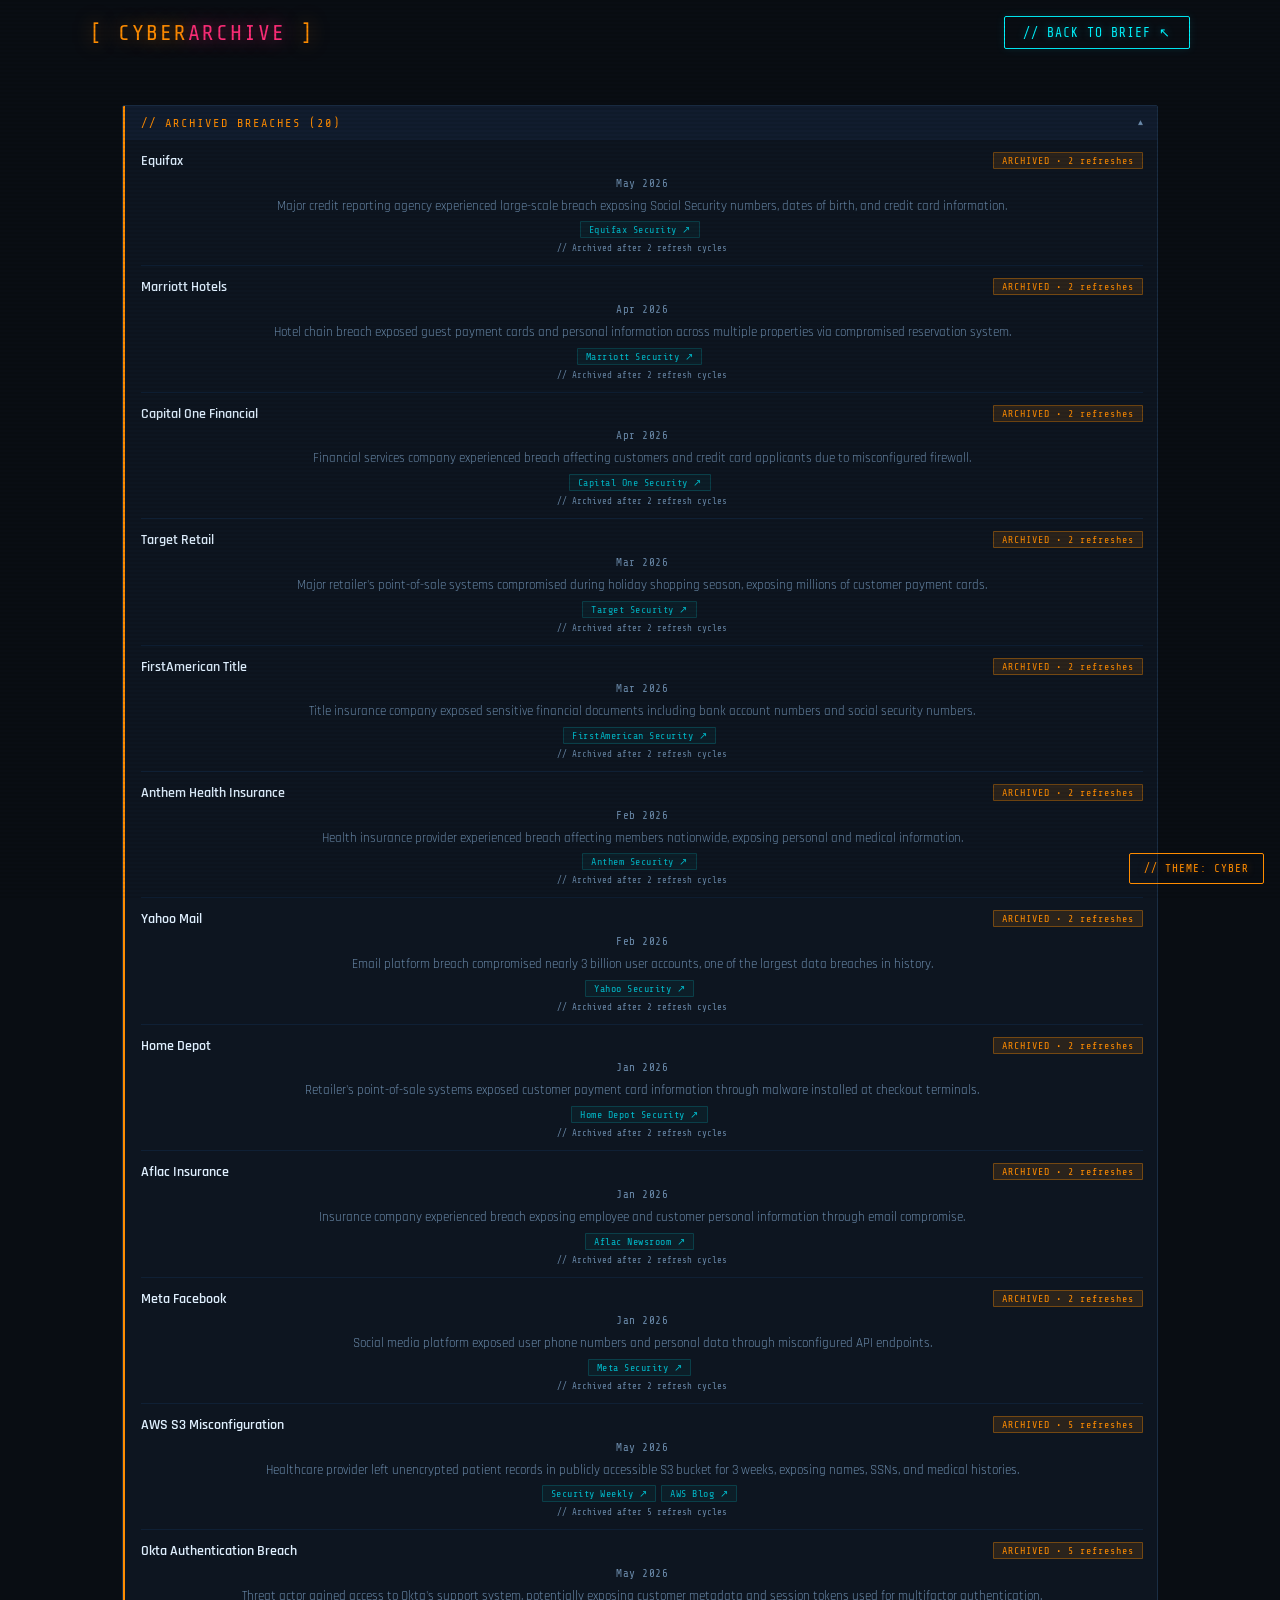
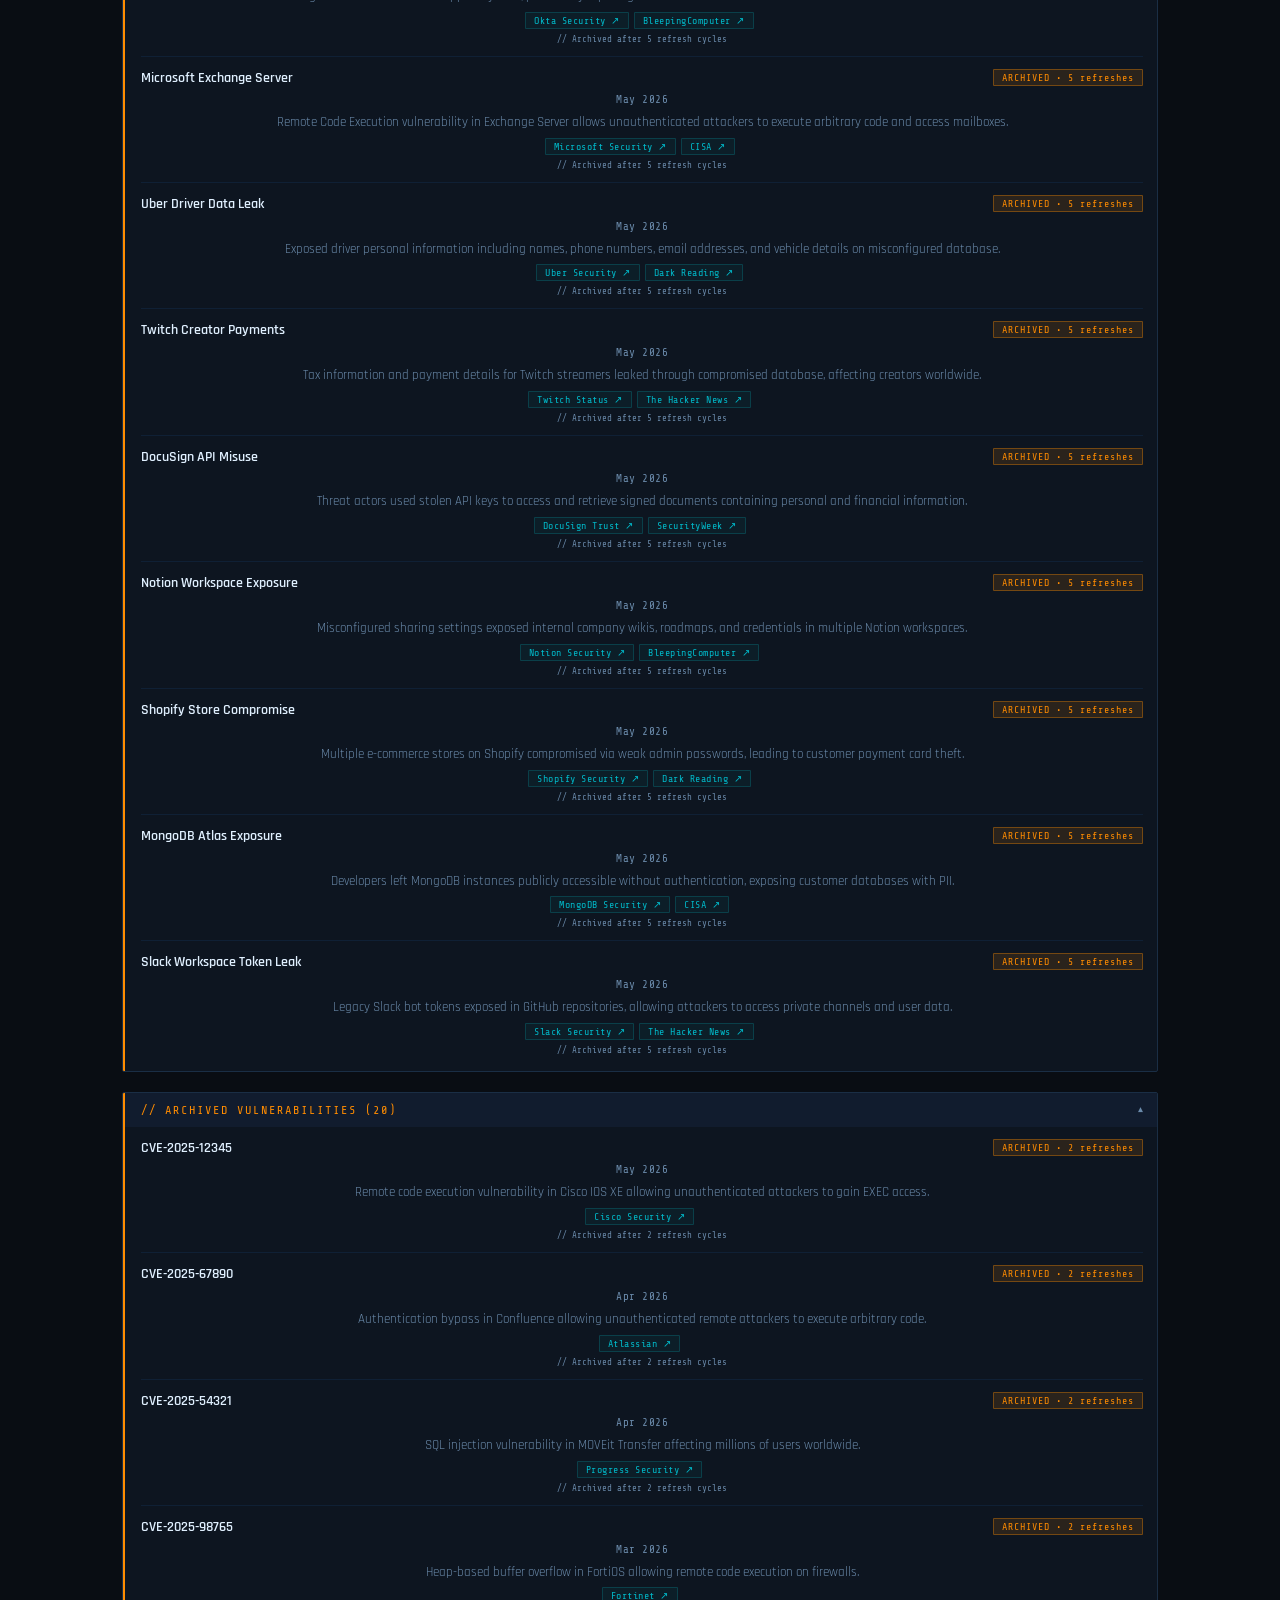
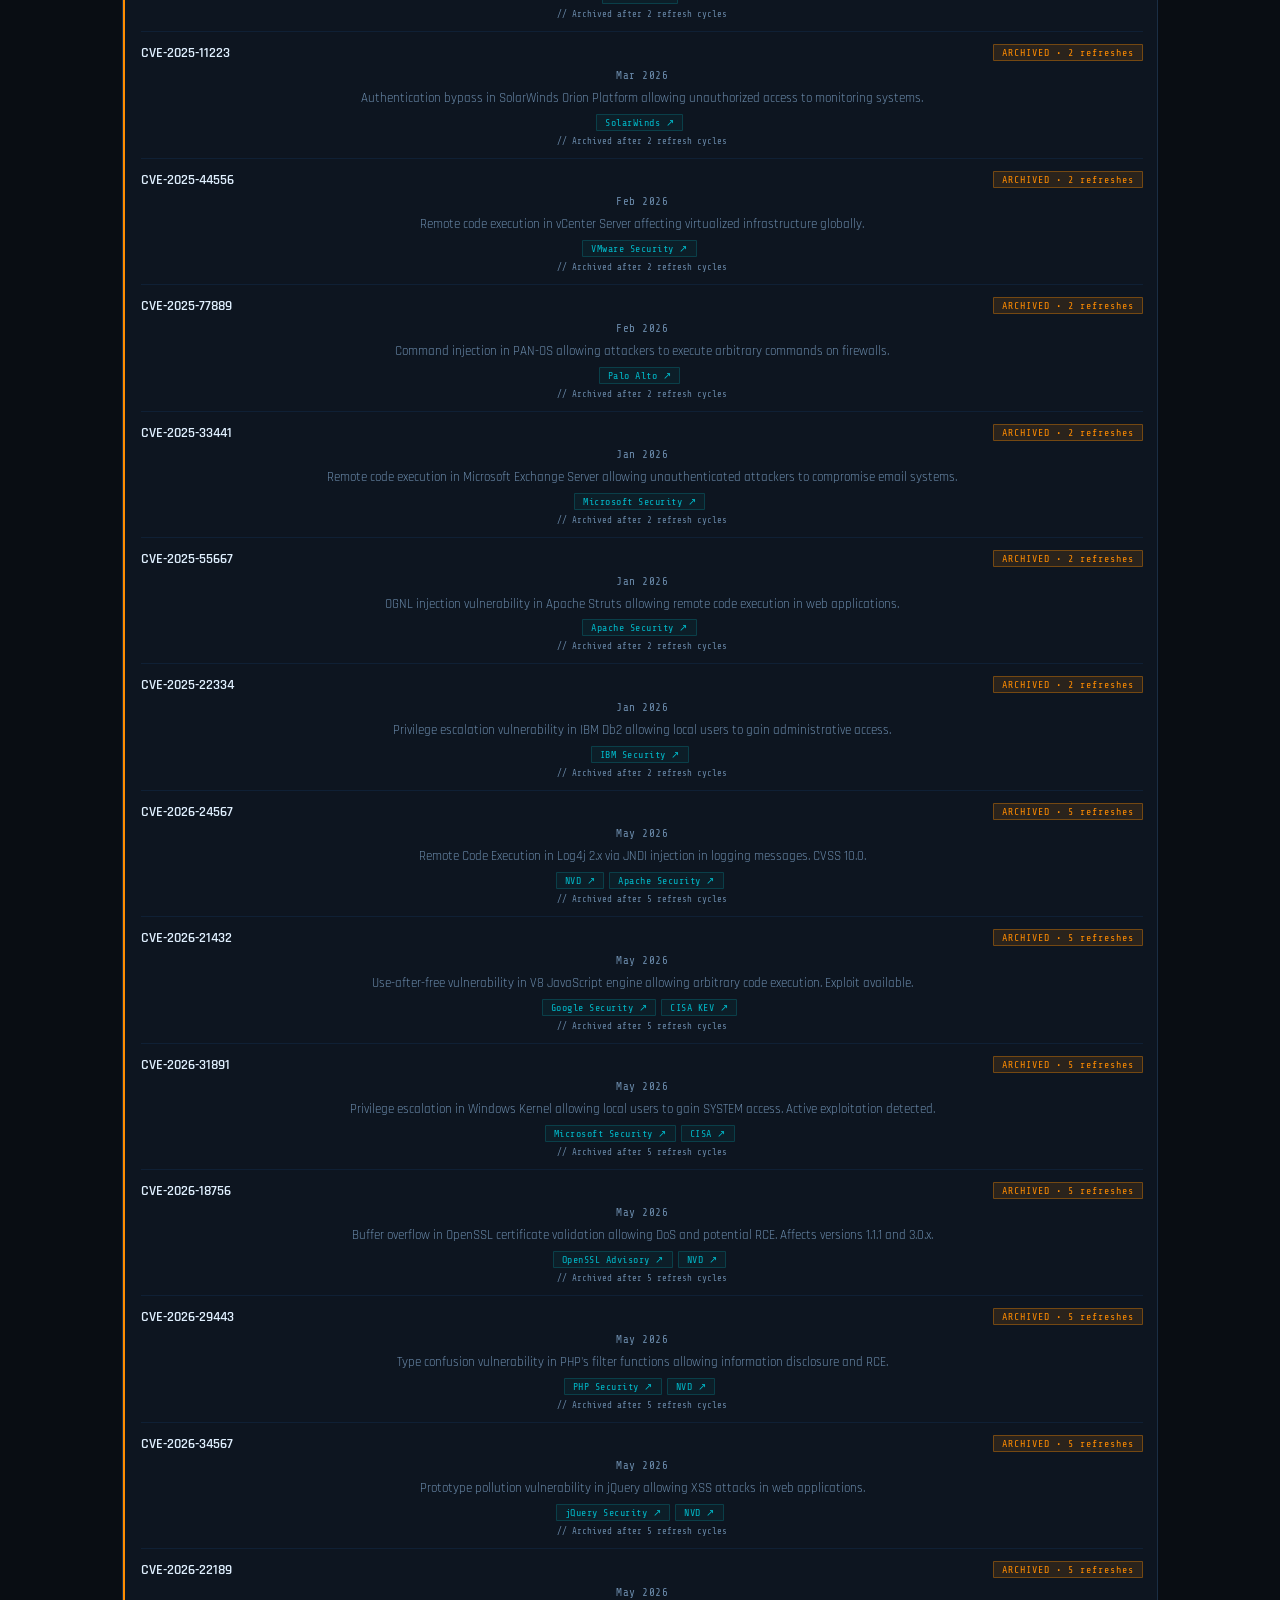
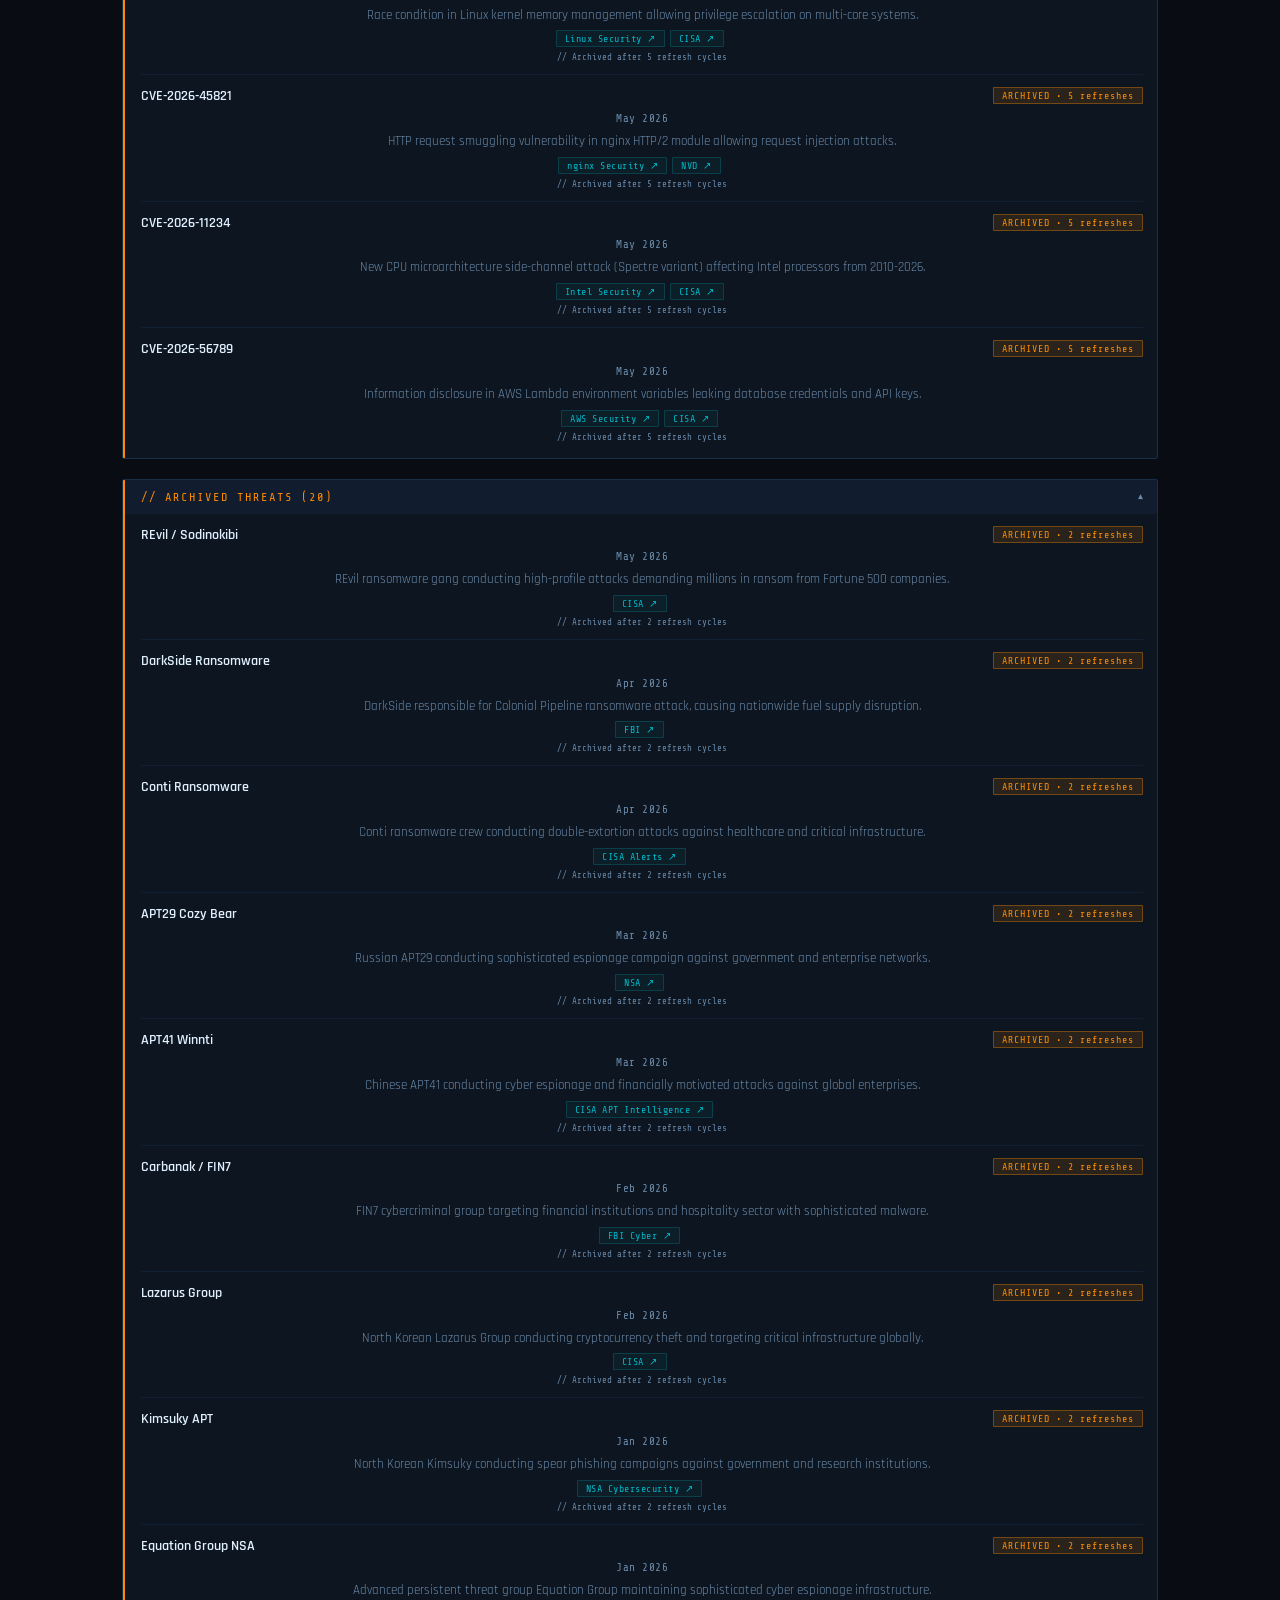
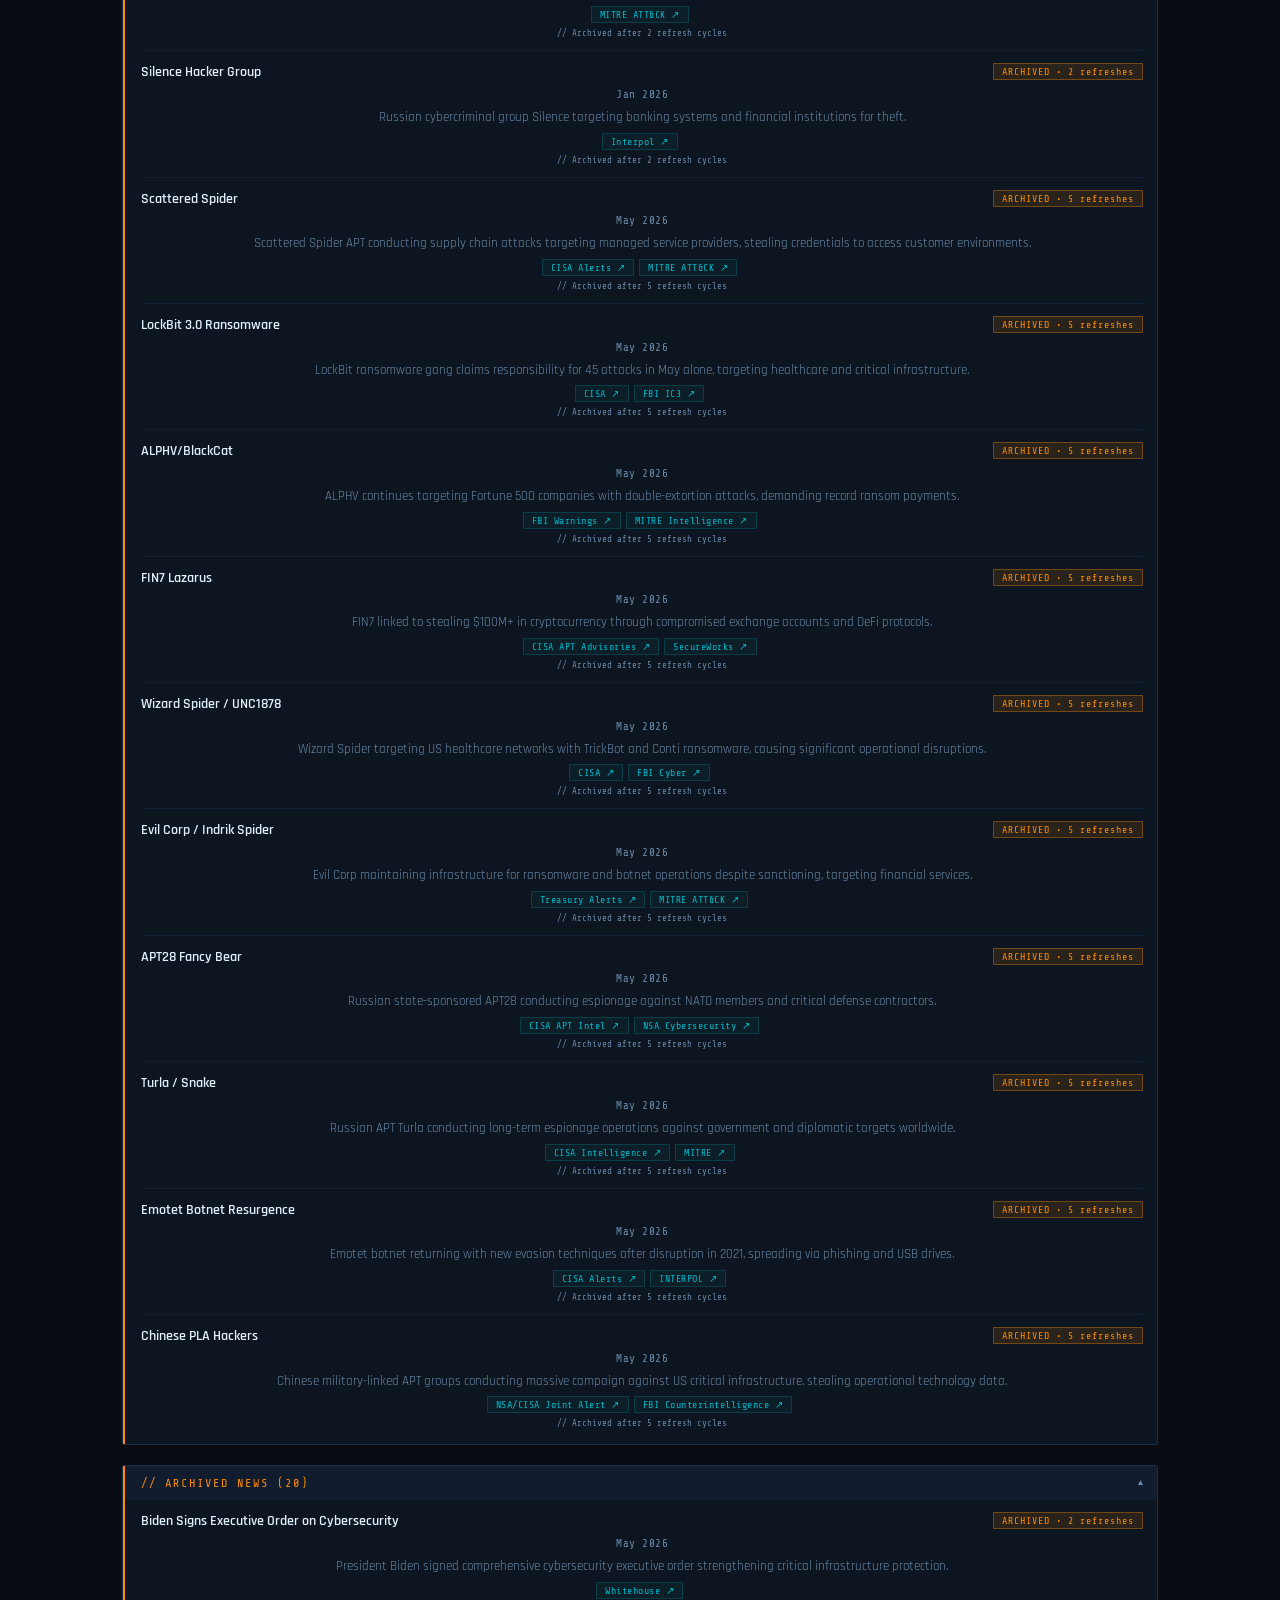
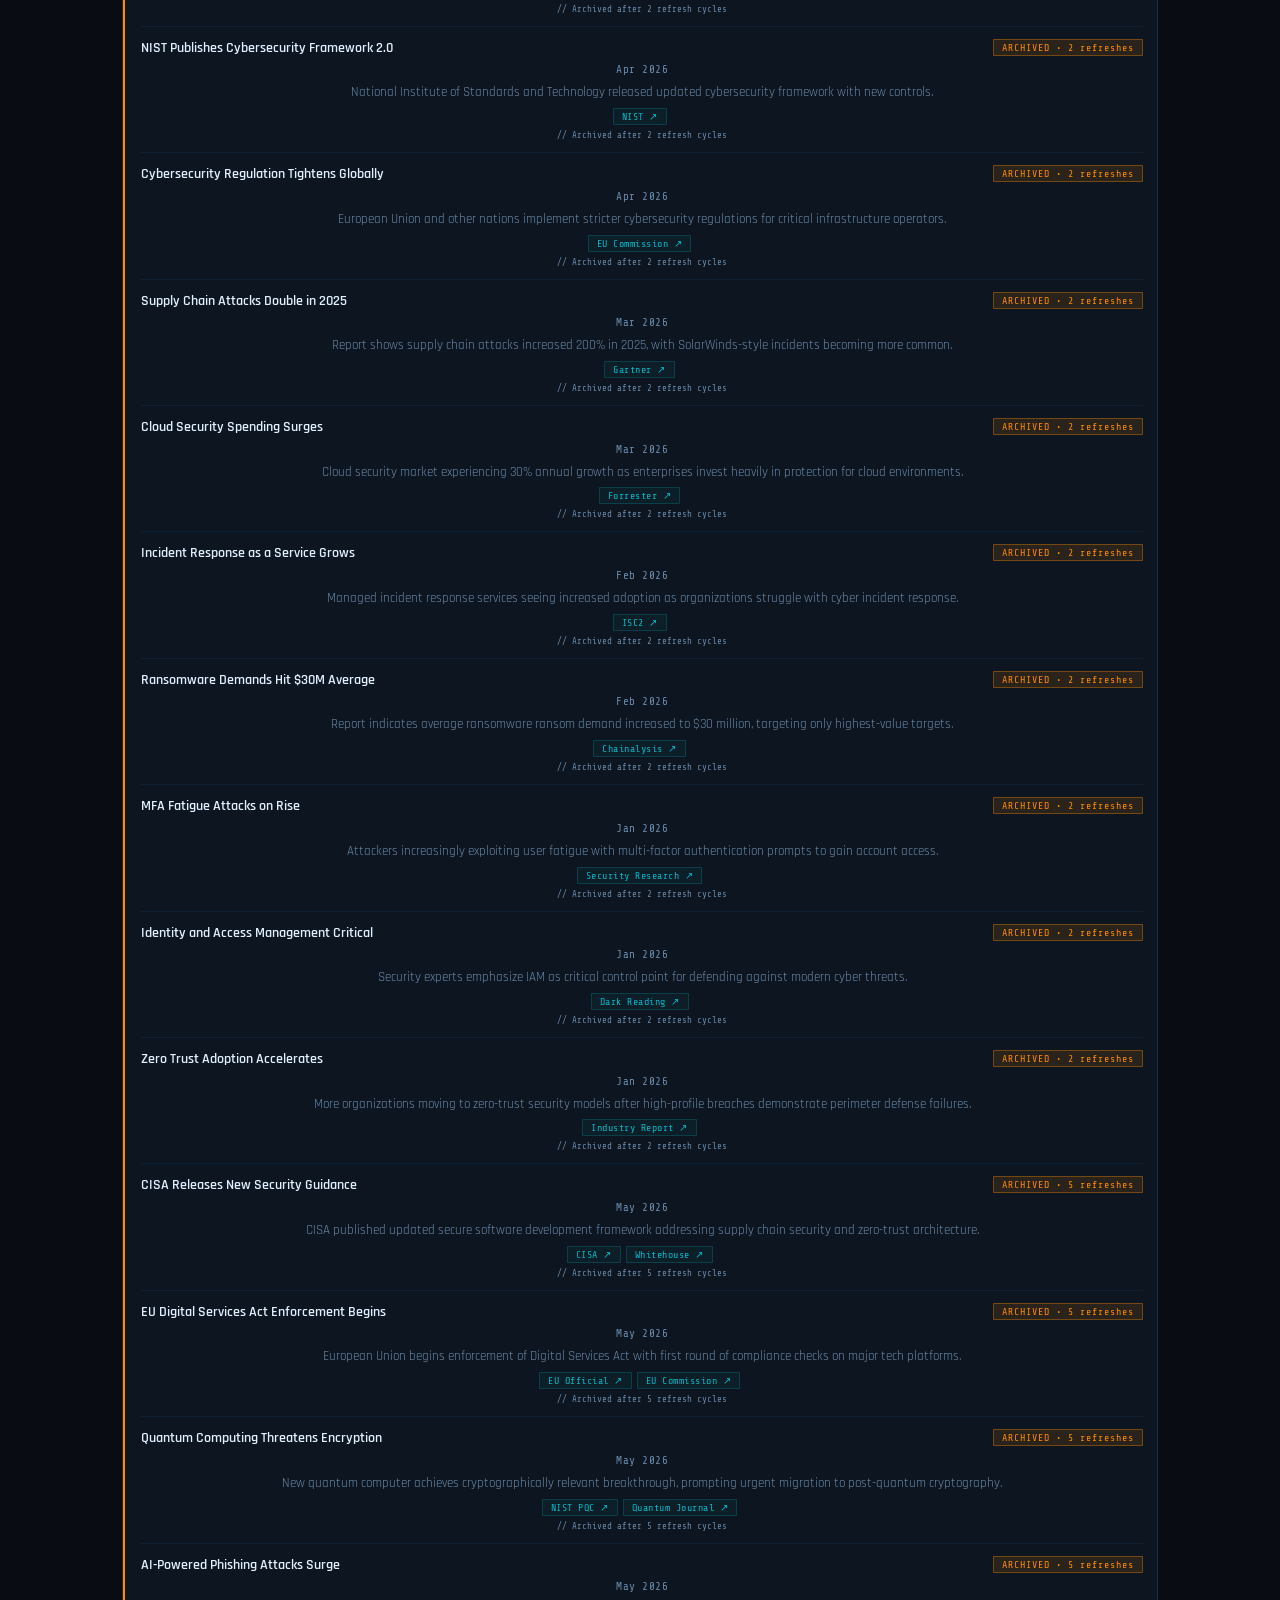
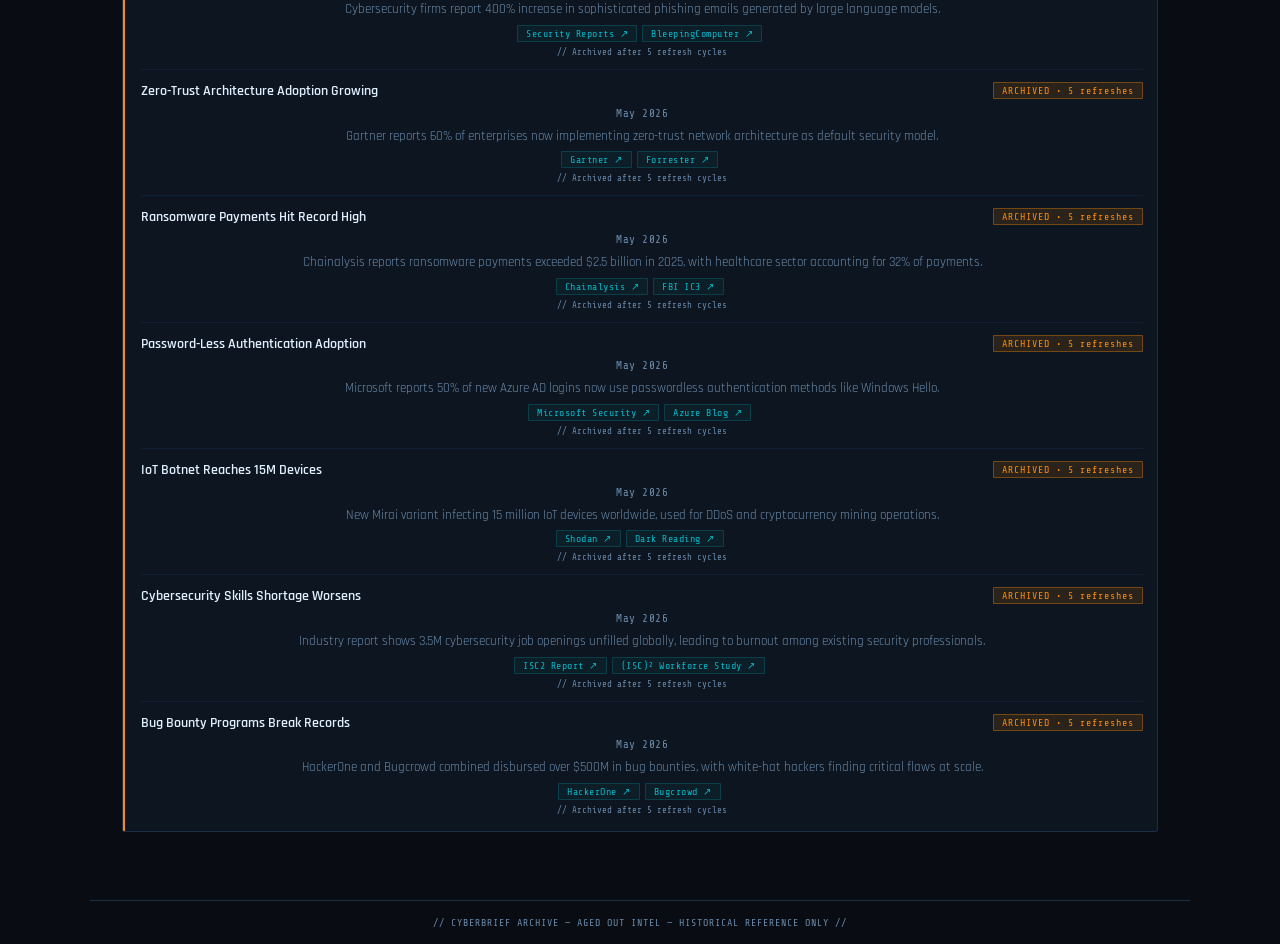
<file: archive.html>
<!doctype html>
<html lang="en">
<head>
<meta charset="utf-8">
<meta name="viewport" content="width=device-width,initial-scale=1">
<meta http-equiv="Cache-Control" content="no-cache, no-store, must-revalidate">
<meta http-equiv="Pragma" content="no-cache">
<meta http-equiv="Expires" content="0">
<title>CyberBrief Archive // Historical Intel</title>
<link rel="stylesheet" href="colors_and_type.css">
<style>
  *{box-sizing:border-box;margin:0;padding:0}
  body{font-family:'Rajdhani',sans-serif;color:#c8ddf0;background:#090d13;padding:1rem;min-height:100vh;position:relative}
  body::before{content:'';position:fixed;inset:0;background:repeating-linear-gradient(0deg,transparent,transparent 2px,rgba(0,0,0,0.07) 2px,rgba(0,0,0,0.07) 4px);pointer-events:none;z-index:100}
  .wrap{max-width:1100px;margin:0 auto;position:relative;z-index:1}
  .header{display:flex;align-items:center;justify-content:space-between;margin-bottom:1.5rem;flex-wrap:wrap;gap:8px}
  .logo{font-family:'Share Tech Mono',monospace;font-size:22px;letter-spacing:2px;color:#ff8c00;text-shadow:0 0 18px rgba(255,140,0,0.6)}
  .logo span{color:#ff2d78;text-shadow:0 0 18px rgba(255,45,120,0.7)}
  .btn{display:inline-flex;align-items:center;gap:8px;padding:8px 18px;border:1px solid #00f5ff;border-radius:2px;background:transparent;color:#00f5ff;font-size:13px;font-family:'Share Tech Mono',monospace;letter-spacing:1px;cursor:pointer;text-shadow:0 0 8px rgba(0,245,255,0.4);box-shadow:0 0 10px rgba(0,245,255,0.1);transition:all 0.15s;text-decoration:none}
  .btn:hover{background:rgba(0,245,255,0.07);box-shadow:0 0 18px rgba(0,245,255,0.25)}
  .section{margin-bottom:1.25rem;border:1px solid #1a2e45;border-radius:2px;overflow:hidden;position:relative;background:#0d1520}
  .section::before{content:'';position:absolute;top:0;left:0;width:2px;height:100%;background:#ff8c00}
  .shead{display:flex;align-items:center;justify-content:space-between;padding:10px 14px 10px 18px;background:#111c2e;cursor:pointer;user-select:none}
  .stitle{font-family:'Share Tech Mono',monospace;font-size:12px;letter-spacing:2px;text-transform:uppercase;display:flex;align-items:center;gap:10px;color:#ff8c00}
  .chev{font-size:10px;color:#6a8aaa;transition:transform .2s}
  .chev.open{transform:rotate(180deg)}
  .sbody{padding:0 14px 4px 18px;display:none}
  .sbody.open{display:block}
  .item{padding:12px 0;border-bottom:1px solid #0f2035}
  .item:last-child{border-bottom:none}
  .ihead{display:flex;align-items:flex-start;justify-content:space-between;gap:8px;margin-bottom:5px}
  .ititle{font-family:'Rajdhani',sans-serif;font-size:14px;font-weight:600;line-height:1.4;color:#e0f0ff}
  .badge{font-family:'Share Tech Mono',monospace;font-size:10px;padding:2px 8px;border-radius:1px;white-space:nowrap;flex-shrink:0;letter-spacing:1px}
  .b-archived{background:rgba(255,140,0,0.12);color:#ff8c00;border:1px solid rgba(255,140,0,0.35)}
  .age{font-family:'Share Tech Mono',monospace;font-size:9px;color:#6a8aaa;margin-top:4px}
  .imeta{font-family:'Share Tech Mono',monospace;font-size:11px;color:#6a8aaa;margin-bottom:6px;letter-spacing:0.5px}
  .idesc{font-family:'Rajdhani',sans-serif;font-size:13px;color:#6a8aaa;line-height:1.6}
  .src-link{font-family:'Share Tech Mono',monospace;font-size:10px;color:#00b8c8;text-decoration:none;background:rgba(0,245,255,0.04);border:1px solid rgba(0,245,255,0.15);border-radius:1px;padding:2px 8px;letter-spacing:0.5px;display:inline-block;margin-right:5px;margin-top:5px;transition:all 0.15s}
  .src-link:hover{background:rgba(0,245,255,0.1);color:#00f5ff;border-color:rgba(0,245,255,0.35)}
  .footer{font-family:'Share Tech Mono',monospace;font-size:10px;color:#6a8aaa;text-align:center;margin-top:1rem;padding-top:1rem;border-top:1px solid #1a2e45;letter-spacing:1px}
  .empty{text-align:center;color:#6a8aaa;padding:2rem;font-family:'Share Tech Mono',monospace}
  .loading{text-align:center;color:#00f5ff;padding:2rem}
  /* DIABLO */
  body.theme-diablo{background:#0a0604;color:#d4b88a;background-image:radial-gradient(ellipse at top,#1a0a05 0%,#0a0604 60%)}
  body.theme-diablo .logo{color:#e8c469;text-shadow:0 0 20px rgba(232,196,105,0.7)}body.theme-diablo .logo span{color:#a01818;text-shadow:0 0 22px rgba(200,30,30,0.9)}
  body.theme-diablo .btn{background:linear-gradient(180deg,#3a1a0a,#1f0d05);border-color:#8b2a1a;color:#e8c469;text-shadow:0 0 8px rgba(232,196,105,0.5);box-shadow:0 0 12px rgba(139,42,26,0.4)}
  body.theme-diablo .section{background:linear-gradient(180deg,#1a0d07,#0e0604);border-color:#6a3818}body.theme-diablo .section::before{background:linear-gradient(180deg,#e8c469,#a01818)}
  body.theme-diablo .shead{background:linear-gradient(180deg,#2a1408,#1a0d07);border-bottom:1px solid #6a3818}
  body.theme-diablo .stitle{color:#e8c469}body.theme-diablo .ititle{color:#f0d8a0}body.theme-diablo .imeta,body.theme-diablo .footer,body.theme-diablo .age{color:#a88560}body.theme-diablo .idesc{color:#c9a878}
  body.theme-diablo .item{border-bottom-color:#3a1f10}body.theme-diablo .footer{border-top-color:#6a3818}
  body.theme-diablo .b-archived{background:rgba(200,30,30,0.18);color:#ff3a1a;border-color:#8b1818}
  body.theme-diablo .src-link{background:rgba(139,42,26,0.18);border-color:#8b2a1a;color:#e8c469}
  /* STEAMPUNK */
  body.theme-steampunk{background:#1f1610;color:#d9c39a;background-image:radial-gradient(ellipse at center,#2a1f15 0%,#15100a 70%)}
  body.theme-steampunk .logo{color:#d4a356;text-shadow:0 0 10px rgba(212,163,86,0.6)}body.theme-steampunk .logo span{color:#8b4513}
  body.theme-steampunk .btn{background:linear-gradient(180deg,#5a4226,#3a2a18);border-color:#8b6f47;color:#d4a356;text-shadow:0 0 6px rgba(212,163,86,0.5);box-shadow:inset 0 1px 2px rgba(212,163,86,0.2)}
  body.theme-steampunk .section{background:linear-gradient(180deg,#2a1f15,#15100a);border-color:#8b6f47}body.theme-steampunk .section::before{background:#d4a356}
  body.theme-steampunk .shead{background:linear-gradient(180deg,#3a2a18,#2a1f15);border-bottom:1px solid #8b6f47}
  body.theme-steampunk .stitle,body.theme-steampunk .ititle{color:#d4a356}body.theme-steampunk .imeta,body.theme-steampunk .footer,body.theme-steampunk .age{color:#a08868}body.theme-steampunk .idesc{color:#c9b88a}
  body.theme-steampunk .item{border-bottom-color:#3a2a18}body.theme-steampunk .footer{border-top-color:#8b6f47}
  body.theme-steampunk .b-archived{background:rgba(212,163,86,0.15);color:#d4a356;border-color:#8b6f47}
  body.theme-steampunk .src-link{background:rgba(139,111,71,0.18);border-color:#8b6f47;color:#d4a356}
  /* GOTH */
  body.theme-goth{background:#0a0612;color:#b8a8c8;background-image:radial-gradient(ellipse at top,#1a0d28 0%,#050310 70%)}
  body.theme-goth .logo{color:#d8b8e8;text-shadow:0 0 20px rgba(216,184,232,0.7)}body.theme-goth .logo span{color:#8b1a3a;text-shadow:0 0 20px rgba(139,26,58,0.8)}
  body.theme-goth .btn{background:linear-gradient(180deg,#2a1240,#15081f);border-color:#6a2a8a;color:#d8b8e8;text-shadow:0 0 8px rgba(216,184,232,0.5);box-shadow:0 0 12px rgba(106,42,138,0.4)}
  body.theme-goth .section{background:linear-gradient(180deg,#1a0d28,#0a0612);border-color:#5a2a6a}body.theme-goth .section::before{background:linear-gradient(180deg,#d8b8e8,#8b1a3a)}
  body.theme-goth .shead{background:linear-gradient(180deg,#2a1240,#1a0d28);border-bottom:1px solid #5a2a6a}
  body.theme-goth .stitle,body.theme-goth .ititle{color:#d8b8e8}body.theme-goth .imeta,body.theme-goth .footer,body.theme-goth .age{color:#9888a8}body.theme-goth .idesc{color:#b8a8c8}
  body.theme-goth .item{border-bottom-color:#3a1a4a}body.theme-goth .footer{border-top-color:#5a2a6a}
  body.theme-goth .b-archived{background:rgba(160,96,208,0.2);color:#a060d0;border-color:#6a2a8a}
  body.theme-goth .src-link{background:rgba(106,42,138,0.2);border-color:#6a2a8a;color:#d8b8e8}
  /* WESTERN */
  body.theme-western{background:#2a1f15;color:#d9c39a;background-image:radial-gradient(ellipse at top,#4a3520 0%,#1a1208 80%)}
  body.theme-western .logo{color:#e8a040;text-shadow:0 0 15px rgba(232,160,64,0.7)}body.theme-western .logo span{color:#c04020;text-shadow:0 0 15px rgba(192,64,32,0.7)}
  body.theme-western .btn{background:linear-gradient(180deg,#5a3a20,#3a2510);border-color:#8b5a30;color:#e8a040;text-shadow:0 0 6px rgba(232,160,64,0.5)}
  body.theme-western .section{background:linear-gradient(180deg,#3a2a18,#1a1208);border-color:#8b5a30}body.theme-western .section::before{background:linear-gradient(180deg,#e8a040,#c04020)}
  body.theme-western .shead{background:linear-gradient(180deg,#5a3a20,#3a2510);border-bottom:1px solid #8b5a30}
  body.theme-western .stitle,body.theme-western .ititle{color:#e8a040}body.theme-western .imeta,body.theme-western .footer,body.theme-western .age{color:#a88860}body.theme-western .idesc{color:#c9b88a}
  body.theme-western .item{border-bottom-color:#4a3520}body.theme-western .footer{border-top-color:#8b5a30}
  body.theme-western .b-archived{background:rgba(232,160,64,0.2);color:#e8a040;border-color:#8b5a30}
  body.theme-western .src-link{background:rgba(139,90,48,0.2);border-color:#8b5a30;color:#e8a040}
  .theme-toggle{position:fixed;bottom:1rem;right:1rem;z-index:200;padding:8px 14px;font-family:'Share Tech Mono',monospace;font-size:11px;letter-spacing:1px;background:transparent;border:1px solid #ff8c00;color:#ff8c00;border-radius:2px;cursor:pointer;text-shadow:0 0 8px rgba(255,140,0,0.4)}
  body.theme-diablo .theme-toggle{border-color:#8b2a1a;color:#e8c469;background:linear-gradient(180deg,#3a1a0a,#1f0d05)}
  body.theme-steampunk .theme-toggle{border-color:#8b6f47;color:#d4a356;background:linear-gradient(180deg,#5a4226,#3a2a18)}
  body.theme-goth .theme-toggle{border-color:#6a2a8a;color:#d8b8e8;background:linear-gradient(180deg,#2a1240,#15081f)}
  body.theme-western .theme-toggle{border-color:#8b5a30;color:#e8a040;background:linear-gradient(180deg,#5a3a20,#3a2510)}
</style>
</head>
<body>
<div class="wrap">
  <div class="header">
    <div class="logo">[ CYBER<span>ARCHIVE</span> ]</div>
    <a href="ui_kits/brief/index.html" class="btn">// BACK TO BRIEF ↖</a>
  </div>
  <div id="archive" class="loading">// LOADING ARCHIVED ITEMS...</div>
  <div class="footer">// CYBERBRIEF ARCHIVE &mdash; AGED OUT INTEL &mdash; HISTORICAL REFERENCE ONLY //</div>
</div>
<script>
var ARCHIVE_DATA=null;
function esc(s){return String(s||'').replace(/&/g,'&amp;').replace(/</g,'&lt;').replace(/>/g,'&gt;').replace(/"/g,'&quot;')}
function loadArchive(){
  document.getElementById('archive').innerHTML='<div class="loading">// LOADING ARCHIVED ITEMS...</div>';
  fetch('archive.json').then(r=>{
    if(!r.ok)throw new Error('HTTP '+r.status);
    return r.json();
  }).then(d=>{
    ARCHIVE_DATA=d;
    renderArchive();
  }).catch(e=>{
    console.error('Failed to load archive:',e);
    document.getElementById('archive').innerHTML='<div class="empty">// NO ARCHIVED ITEMS YET //</div>';
  });
}
function rSrcs(srcs){if(!srcs||!srcs.length)return '';var h='';for(var i=0;i<srcs.length;i++)h+='<a class="src-link" href="'+esc(srcs[i].url)+'" target="_blank" rel="noopener">'+esc(srcs[i].label)+' ↗</a>';return h}
function renderArchive(){
  if(!ARCHIVE_DATA||(!ARCHIVE_DATA.breach&&!ARCHIVE_DATA.cve&&!ARCHIVE_DATA.threat&&!ARCHIVE_DATA.news)){
    document.getElementById('archive').innerHTML='<div class="empty">// NO ARCHIVED ITEMS YET //</div>';
    return;
  }
  var html='';
  var sections=[
    {id:'breach',title:'// ARCHIVED BREACHES'},
    {id:'cve',title:'// ARCHIVED VULNERABILITIES'},
    {id:'threat',title:'// ARCHIVED THREATS'},
    {id:'news',title:'// ARCHIVED NEWS'}
  ];
  sections.forEach(s=>{
    var items=ARCHIVE_DATA[s.id]||[];
    if(items.length===0)return;
    html+='<div class="section"><div class="shead" onclick="tog(\''+s.id+'\')"><div class="stitle">'+s.title+' ('+items.length+')</div><div class="chev open" id="c_'+s.id+'">&#x25BE;</div></div><div class="sbody open" id="b_'+s.id+'">';
    items.forEach(item=>{
      var title=item.org||item.cve_id||item.actor||item.title||'Unknown';
      var meta=item.date||(item.vendor?item.vendor:'')|(item.source?item.source:'');
      var age=item.age||'unknown';
      html+='<div class="item"><div class="ihead"><div class="ititle">'+esc(title)+'</div><span class="badge b-archived">ARCHIVED • '+esc(age)+' refreshes</span></div>';
      if(meta)html+='<div class="imeta">'+esc(meta)+'</div>';
      if(item.summary)html+='<div class="idesc">'+esc(item.summary)+'</div>';
      if(item.sources)html+=rSrcs(item.sources);
      html+='<div class="age">// Archived after '+esc(age)+' refresh cycles</div></div>';
    });
    html+='</div></div>';
  });
  document.getElementById('archive').innerHTML=html;
}
function tog(id){var b=document.getElementById('b_'+id),c=document.getElementById('c_'+id);if(!b||!c)return;var o=b.classList.toggle('open');b.style.display=o?'block':'none';c.classList.toggle('open',o)}
window.tog=tog;
loadArchive();
var THEMES=['cyber','diablo','steampunk','goth','western'];
var THEME_LABELS={cyber:'CYBER',diablo:'DIABLO',steampunk:'STEAMPUNK',goth:'GOTH',western:'WESTERN'};
function applyTheme(t){THEMES.forEach(function(x){document.body.classList.remove('theme-'+x)});if(t!=='cyber')document.body.classList.add('theme-'+t);var b=document.getElementById('themeToggle');if(b)b.textContent='// THEME: '+THEME_LABELS[t]}
function toggleTheme(){var cur=localStorage.getItem('cbTheme')||'cyber';var idx=(THEMES.indexOf(cur)+1)%THEMES.length;var next=THEMES[idx];localStorage.setItem('cbTheme',next);applyTheme(next)}
applyTheme(localStorage.getItem('cbTheme')||'cyber');
</script>
<button class="theme-toggle" id="themeToggle" onclick="toggleTheme()">// THEME: CYBER</button>
</body>
</html>
</file>
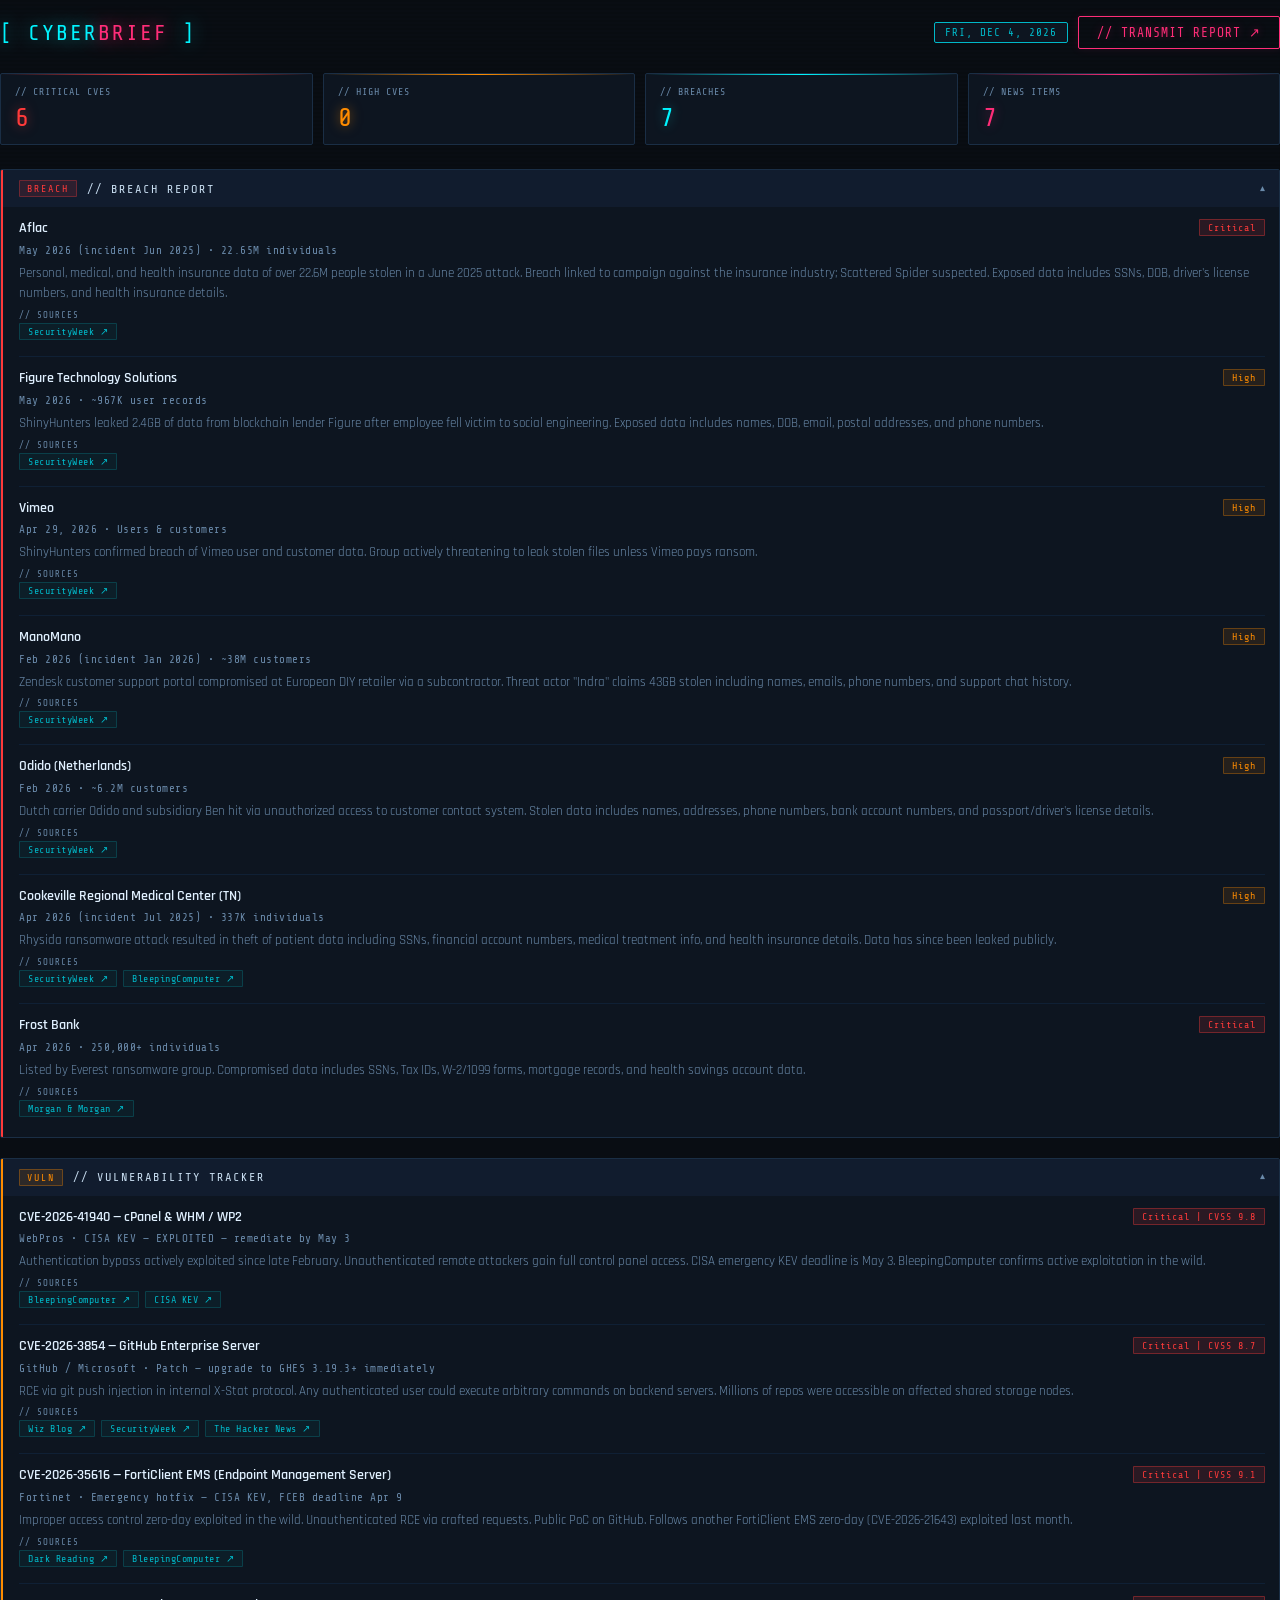
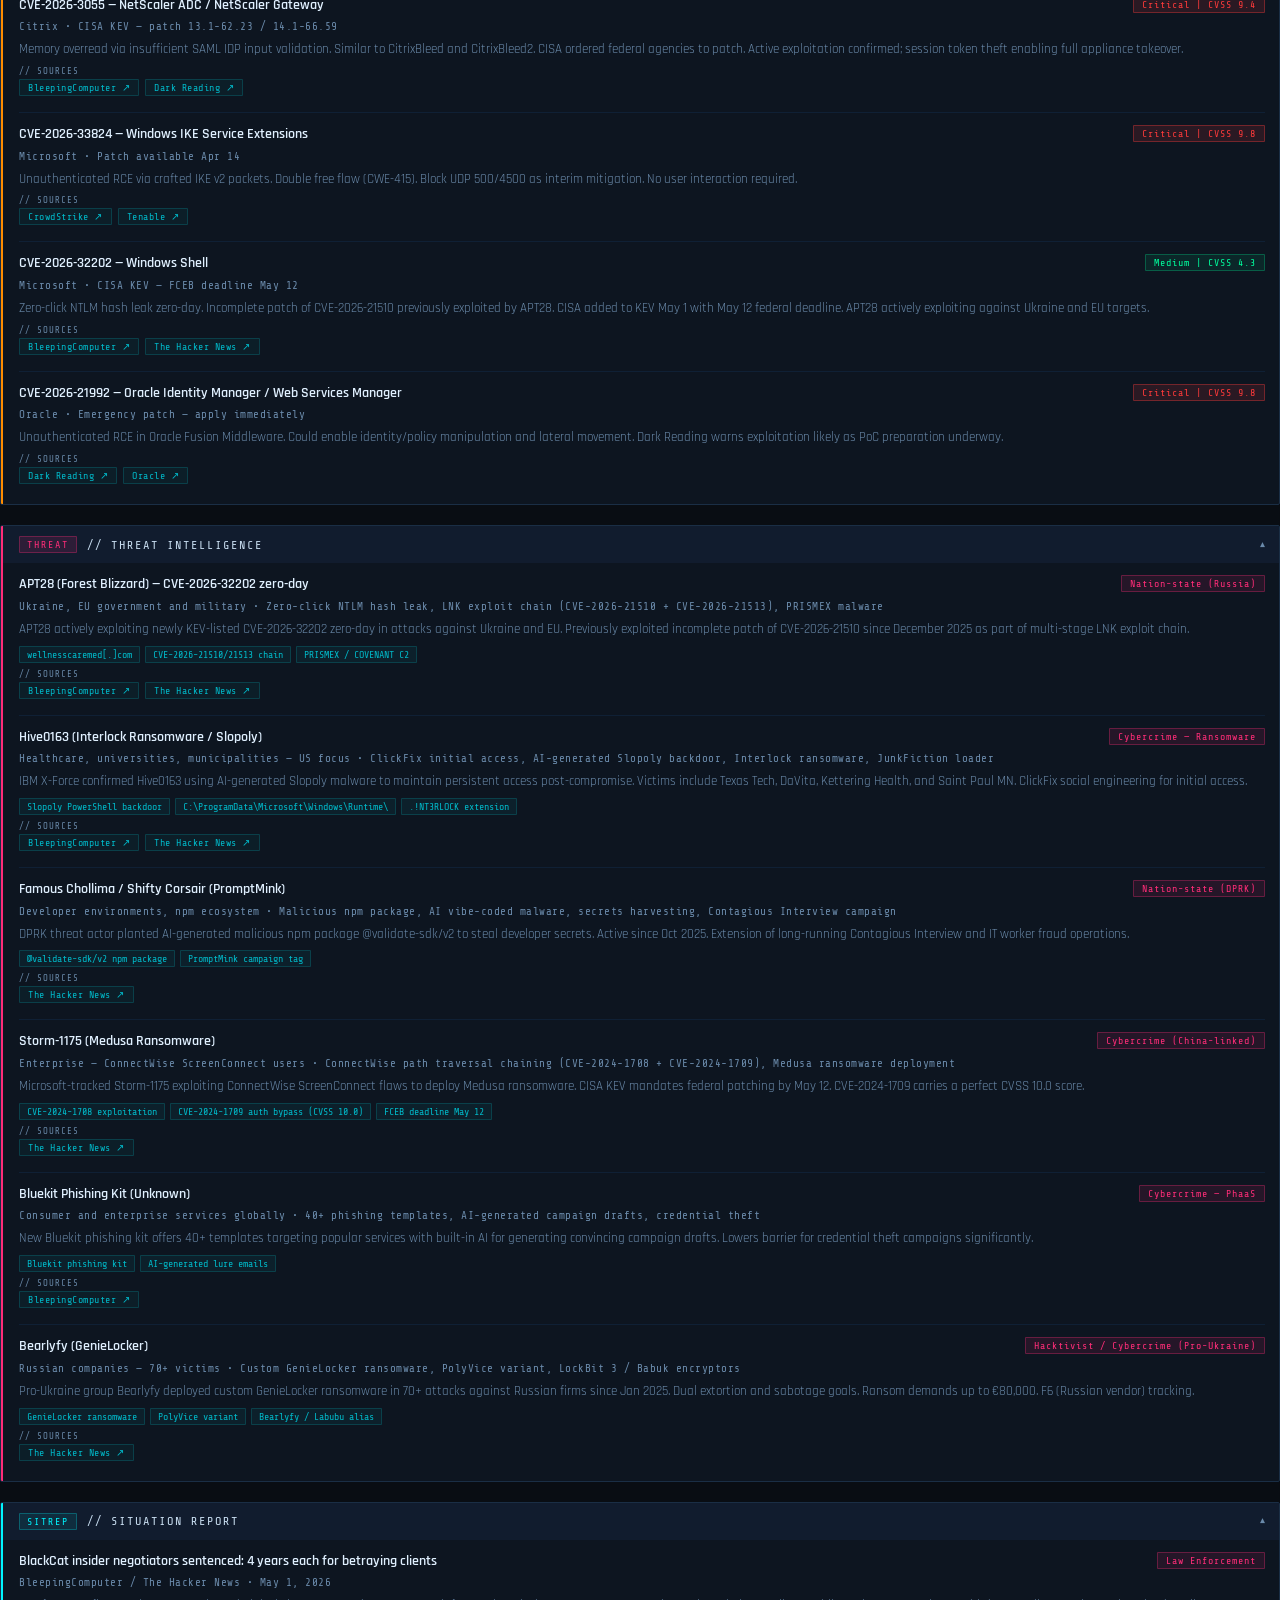
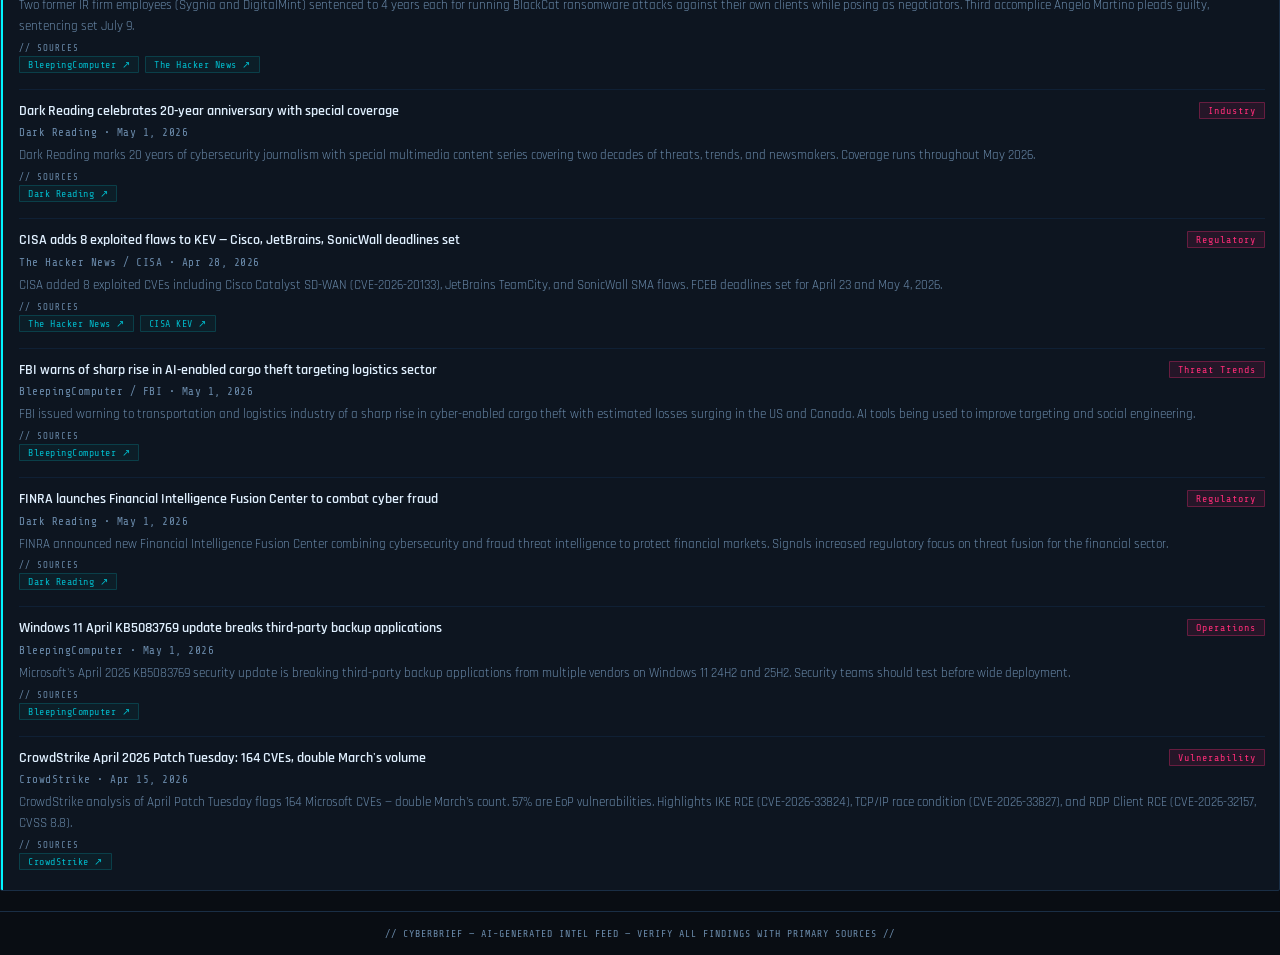
<file: cyberbrieffriday.html>
<!DOCTYPE html>
<html>
<head>
<meta charset="UTF-8">
<style>
@import url('https://fonts.googleapis.com/css2?family=Share+Tech+Mono&family=Rajdhani:wght@400;500;600&display=swap');
*{box-sizing:border-box;margin:0;padding:0}
:root{
--bg:#090d13;--bg2:#0d1520;--bg3:#111c2e;
--cyan:#00f5ff;--cyan2:#00b8c8;--pink:#ff2d78;
--green:#00ff9d;--red:#ff3a3a;--orange:#ff8c00;
--text:#c8ddf0;--text2:#6a8aaa;--border:#1a2e45;--border2:#0f2035;
--mono:'Share Tech Mono',monospace;--head:'Rajdhani',sans-serif;
}
body{font-family:var(--head);color:var(--text);background:var(--bg);padding:1rem 0;min-height:100vh}
body::before{content:'';position:fixed;inset:0;background:repeating-linear-gradient(0deg,transparent,transparent 2px,rgba(0,0,0,0.07) 2px,rgba(0,0,0,0.07) 4px);pointer-events:none;z-index:0}
.header{display:flex;align-items:center;justify-content:space-between;margin-bottom:1.5rem;flex-wrap:wrap;gap:8px;position:relative;z-index:1}
.logo{font-family:var(--mono);font-size:22px;letter-spacing:2px;color:var(--cyan);text-shadow:0 0 18px rgba(0,245,255,0.6)}
.logo span{color:var(--pink);text-shadow:0 0 18px rgba(255,45,120,0.7)}
.date-badge{font-family:var(--mono);font-size:11px;color:var(--cyan2);background:var(--bg2);border:1px solid var(--cyan2);border-radius:2px;padding:3px 10px;letter-spacing:1px}
.btn{display:flex;align-items:center;gap:8px;padding:8px 18px;border:1px solid var(--pink);border-radius:2px;background:transparent;color:var(--pink);font-size:13px;font-family:var(--mono);letter-spacing:1px;cursor:pointer;transition:all 0.15s;text-shadow:0 0 8px rgba(255,45,120,0.4);box-shadow:0 0 10px rgba(255,45,120,0.1)}
.btn:hover{background:rgba(255,45,120,0.07);box-shadow:0 0 18px rgba(255,45,120,0.25)}
.btn:active{transform:scale(0.98)}
.metrics{display:grid;grid-template-columns:repeat(auto-fit,minmax(120px,1fr));gap:10px;margin-bottom:1.5rem;position:relative;z-index:1}
.metric{background:var(--bg2);border:1px solid var(--border);border-radius:2px;padding:12px 14px;position:relative;overflow:hidden}
.metric::before{content:'';position:absolute;top:0;left:0;right:0;height:1px}
.m-critical::before{background:linear-gradient(90deg,transparent,var(--red),transparent)}
.m-high::before{background:linear-gradient(90deg,transparent,var(--orange),transparent)}
.m-breach::before{background:linear-gradient(90deg,transparent,var(--cyan),transparent)}
.m-news::before{background:linear-gradient(90deg,transparent,var(--pink),transparent)}
.metric-label{font-family:var(--mono);font-size:10px;color:var(--text2);margin-bottom:6px;letter-spacing:1px;text-transform:uppercase}
.metric-value{font-family:var(--mono);font-size:26px}
.mv-critical{color:var(--red);text-shadow:0 0 12px rgba(255,58,58,0.5)}
.mv-high{color:var(--orange);text-shadow:0 0 12px rgba(255,140,0,0.5)}
.mv-info{color:var(--cyan);text-shadow:0 0 12px rgba(0,245,255,0.4)}
.mv-news{color:var(--pink);text-shadow:0 0 12px rgba(255,45,120,0.4)}
.section{margin-bottom:1.25rem;border:1px solid var(--border);border-radius:2px;overflow:hidden;position:relative;z-index:1;background:var(--bg2)}
.section::before{content:'';position:absolute;top:0;left:0;width:2px;height:100%}
.s-breach::before{background:var(--red)}
.s-cve::before{background:var(--orange)}
.s-threat::before{background:var(--pink)}
.s-news::before{background:var(--cyan)}
.section-header{display:flex;align-items:center;justify-content:space-between;padding:10px 14px 10px 18px;background:var(--bg3);cursor:pointer;user-select:none}
.section-title{font-family:var(--mono);font-size:12px;letter-spacing:2px;text-transform:uppercase;display:flex;align-items:center;gap:10px}
.section-icon{font-family:var(--mono);font-size:10px;padding:2px 7px;border-radius:1px}
.icon-breach{background:rgba(255,58,58,0.12);color:var(--red);border:1px solid rgba(255,58,58,0.3)}
.icon-cve{background:rgba(255,140,0,0.12);color:var(--orange);border:1px solid rgba(255,140,0,0.3)}
.icon-threat{background:rgba(255,45,120,0.12);color:var(--pink);border:1px solid rgba(255,45,120,0.3)}
.icon-news{background:rgba(0,245,255,0.08);color:var(--cyan);border:1px solid rgba(0,245,255,0.25)}
.chevron{font-size:10px;color:var(--text2);transition:transform 0.2s}
.chevron.open{transform:rotate(180deg)}
.section-body{padding:0 14px 4px 18px;display:none}
.section-body.open{display:block}
.item{padding:12px 0;border-bottom:1px solid var(--border2)}
.item:last-child{border-bottom:none}
.item-header{display:flex;align-items:flex-start;justify-content:space-between;gap:8px;margin-bottom:5px}
.item-title{font-family:var(--head);font-size:14px;font-weight:600;line-height:1.4;color:#e0f0ff}
.badge{font-family:var(--mono);font-size:10px;padding:2px 8px;border-radius:1px;white-space:nowrap;flex-shrink:0;letter-spacing:1px}
.badge-critical{background:rgba(255,58,58,0.12);color:var(--red);border:1px solid rgba(255,58,58,0.35)}
.badge-high{background:rgba(255,140,0,0.1);color:var(--orange);border:1px solid rgba(255,140,0,0.3)}
.badge-medium{background:rgba(0,255,157,0.08);color:var(--green);border:1px solid rgba(0,255,157,0.25)}
.badge-info{background:rgba(0,245,255,0.08);color:var(--cyan);border:1px solid rgba(0,245,255,0.25)}
.badge-news{background:rgba(255,45,120,0.1);color:var(--pink);border:1px solid rgba(255,45,120,0.3)}
.badge-threat{background:rgba(255,45,120,0.1);color:var(--pink);border:1px solid rgba(255,45,120,0.3)}
.item-meta{font-family:var(--mono);font-size:11px;color:var(--text2);margin-bottom:6px;letter-spacing:0.5px}
.item-desc{font-family:var(--head);font-size:13px;color:var(--text2);line-height:1.6;margin-bottom:6px}
.ioc-list{margin-top:6px;display:flex;flex-wrap:wrap;gap:5px;margin-bottom:6px}
.ioc{font-family:var(--mono);font-size:10px;background:rgba(0,245,255,0.05);border:1px solid rgba(0,245,255,0.15);border-radius:1px;padding:2px 7px;color:var(--cyan2)}
.source-label{font-family:var(--mono);font-size:9px;color:var(--text2);letter-spacing:1px;text-transform:uppercase;margin-top:6px;margin-bottom:3px}
.sources{display:flex;flex-wrap:wrap;gap:6px;margin-top:3px;margin-bottom:4px}
.source-link{font-family:var(--mono);font-size:10px;color:var(--cyan2);text-decoration:none;background:rgba(0,245,255,0.04);border:1px solid rgba(0,245,255,0.15);border-radius:1px;padding:2px 8px;letter-spacing:0.5px;transition:all 0.15s}
.source-link:hover{background:rgba(0,245,255,0.1);color:var(--cyan);border-color:rgba(0,245,255,0.35)}
.footer{font-family:var(--mono);font-size:10px;color:var(--text2);text-align:center;margin-top:1rem;padding-top:1rem;border-top:1px solid var(--border);letter-spacing:1px;position:relative;z-index:1}
</style>
</head>
<body>

<div class="header">
  <div class="logo">[ CYBER<span>BRIEF</span> ]</div>
  <div style="display:flex;align-items:center;gap:10px;flex-wrap:wrap">
    <div class="date-badge" id="dateBadge"></div>
    <button class="btn" onclick="emailReport()">// TRANSMIT REPORT ↗</button>
  </div>
</div>

<div class="metrics">
  <div class="metric m-critical"><div class="metric-label">// critical CVEs</div><div class="metric-value mv-critical" id="mCritical">0</div></div>
  <div class="metric m-high"><div class="metric-label">// high CVEs</div><div class="metric-value mv-high" id="mHigh">0</div></div>
  <div class="metric m-breach"><div class="metric-label">// breaches</div><div class="metric-value mv-info" id="mBreaches">0</div></div>
  <div class="metric m-news"><div class="metric-label">// news items</div><div class="metric-value mv-news" id="mNews">0</div></div>
</div>

<div id="reportSections"></div>

<div class="footer">// CYBERBRIEF &mdash; AI-GENERATED INTEL FEED &mdash; VERIFY ALL FINDINGS WITH PRIMARY SOURCES //</div>

<script>
var today = new Date();
document.getElementById('dateBadge').textContent = today.toLocaleDateString('en-US',{weekday:'short',month:'short',day:'numeric',year:'numeric'}).toUpperCase();

var DATA = {
  breach: [
    {org:'Aflac', severity:'Critical', date:'May 2026 (incident Jun 2025)', records:'22.65M individuals',
     summary:'Personal, medical, and health insurance data of over 22.6M people stolen in a June 2025 attack. Breach linked to campaign against the insurance industry; Scattered Spider suspected. Exposed data includes SSNs, DOB, driver\'s license numbers, and health insurance details.',
     sources:[{label:'SecurityWeek',url:'https://www.securityweek.com/22-million-affected-by-aflac-data-breach/'}]},
    {org:'Figure Technology Solutions', severity:'High', date:'May 2026', records:'~967K user records',
     summary:'ShinyHunters leaked 2.4GB of data from blockchain lender Figure after employee fell victim to social engineering. Exposed data includes names, DOB, email, postal addresses, and phone numbers.',
     sources:[{label:'SecurityWeek',url:'https://www.securityweek.com/nearly-1-million-user-records-compromised-in-figure-data-breach/'}]},
    {org:'Vimeo', severity:'High', date:'Apr 29, 2026', records:'Users & customers',
     summary:'ShinyHunters confirmed breach of Vimeo user and customer data. Group actively threatening to leak stolen files unless Vimeo pays ransom.',
     sources:[{label:'SecurityWeek',url:'https://www.securityweek.com/vimeo-confirms-user-and-customer-data-breach/'}]},
    {org:'ManoMano', severity:'High', date:'Feb 2026 (incident Jan 2026)', records:'~38M customers',
     summary:'Zendesk customer support portal compromised at European DIY retailer via a subcontractor. Threat actor "Indra" claims 43GB stolen including names, emails, phone numbers, and support chat history.',
     sources:[{label:'SecurityWeek',url:'https://www.securityweek.com/38-million-allegedly-impacted-by-manomano-data-breach/'}]},
    {org:'Odido (Netherlands)', severity:'High', date:'Feb 2026', records:'~6.2M customers',
     summary:'Dutch carrier Odido and subsidiary Ben hit via unauthorized access to customer contact system. Stolen data includes names, addresses, phone numbers, bank account numbers, and passport/driver\'s license details.',
     sources:[{label:'SecurityWeek',url:'https://www.securityweek.com/dutch-carrier-odido-discloses-data-breach-impacting-6-million/'}]},
    {org:'Cookeville Regional Medical Center (TN)', severity:'High', date:'Apr 2026 (incident Jul 2025)', records:'337K individuals',
     summary:'Rhysida ransomware attack resulted in theft of patient data including SSNs, financial account numbers, medical treatment info, and health insurance details. Data has since been leaked publicly.',
     sources:[{label:'SecurityWeek',url:'https://www.securityweek.com/data-breach-at-tennessee-hospital-affects-337000/'},{label:'BleepingComputer',url:'https://www.bleepingcomputer.com/'}]},
    {org:'Frost Bank', severity:'Critical', date:'Apr 2026', records:'250,000+ individuals',
     summary:'Listed by Everest ransomware group. Compromised data includes SSNs, Tax IDs, W-2/1099 forms, mortgage records, and health savings account data.',
     sources:[{label:'Morgan & Morgan',url:'https://www.forthepeople.com/blog/data-breach-brief-week-april-29th-2026/'}]}
  ],
  cve: [
    {cve_id:'CVE-2026-41940', product:'cPanel & WHM / WP2', vendor:'WebPros', severity:'Critical', cvss:'9.8', patch_status:'CISA KEV — EXPLOITED — remediate by May 3',
     summary:'Authentication bypass actively exploited since late February. Unauthenticated remote attackers gain full control panel access. CISA emergency KEV deadline is May 3. BleepingComputer confirms active exploitation in the wild.',
     sources:[{label:'BleepingComputer',url:'https://www.bleepingcomputer.com/news/security/cisa-orders-feds-to-patch-actively-exploited-citrix-flaw-by-thursday/'},{label:'CISA KEV',url:'https://www.cisa.gov/known-exploited-vulnerabilities-catalog'}]},
    {cve_id:'CVE-2026-3854', product:'GitHub Enterprise Server', vendor:'GitHub / Microsoft', severity:'Critical', cvss:'8.7', patch_status:'Patch — upgrade to GHES 3.19.3+ immediately',
     summary:'RCE via git push injection in internal X-Stat protocol. Any authenticated user could execute arbitrary commands on backend servers. Millions of repos were accessible on affected shared storage nodes.',
     sources:[{label:'Wiz Blog',url:'https://www.wiz.io/blog/github-rce-vulnerability-cve-2026-3854'},{label:'SecurityWeek',url:'https://www.securityweek.com/critical-github-vulnerability-exposed-millions-of-repositories/'},{label:'The Hacker News',url:'https://thehackernews.com/'}]},
    {cve_id:'CVE-2026-35616', product:'FortiClient EMS (Endpoint Management Server)', vendor:'Fortinet', severity:'Critical', cvss:'9.1', patch_status:'Emergency hotfix — CISA KEV, FCEB deadline Apr 9',
     summary:'Improper access control zero-day exploited in the wild. Unauthenticated RCE via crafted requests. Public PoC on GitHub. Follows another FortiClient EMS zero-day (CVE-2026-21643) exploited last month.',
     sources:[{label:'Dark Reading',url:'https://www.darkreading.com/vulnerabilities-threats/fortinet-emergency-patch-forticlient-zero-day'},{label:'BleepingComputer',url:'https://www.bleepingcomputer.com/'}]},
    {cve_id:'CVE-2026-3055', product:'NetScaler ADC / NetScaler Gateway', vendor:'Citrix', severity:'Critical', cvss:'9.4', patch_status:'CISA KEV — patch 13.1-62.23 / 14.1-66.59',
     summary:'Memory overread via insufficient SAML IDP input validation. Similar to CitrixBleed and CitrixBleed2. CISA ordered federal agencies to patch. Active exploitation confirmed; session token theft enabling full appliance takeover.',
     sources:[{label:'BleepingComputer',url:'https://www.bleepingcomputer.com/news/security/cisa-orders-feds-to-patch-actively-exploited-citrix-flaw-by-thursday/'},{label:'Dark Reading',url:'https://www.darkreading.com/'}]},
    {cve_id:'CVE-2026-33824', product:'Windows IKE Service Extensions', vendor:'Microsoft', severity:'Critical', cvss:'9.8', patch_status:'Patch available Apr 14',
     summary:'Unauthenticated RCE via crafted IKE v2 packets. Double free flaw (CWE-415). Block UDP 500/4500 as interim mitigation. No user interaction required.',
     sources:[{label:'CrowdStrike',url:'https://www.crowdstrike.com/en-us/blog/patch-tuesday-analysis-april-2026/'},{label:'Tenable',url:'https://www.tenable.com/blog/microsofts-april-2026-patch-tuesday-addresses-163-cves-cve-2026-32201'}]},
    {cve_id:'CVE-2026-32202', product:'Windows Shell', vendor:'Microsoft', severity:'Medium', cvss:'4.3', patch_status:'CISA KEV — FCEB deadline May 12',
     summary:'Zero-click NTLM hash leak zero-day. Incomplete patch of CVE-2026-21510 previously exploited by APT28. CISA added to KEV May 1 with May 12 federal deadline. APT28 actively exploiting against Ukraine and EU targets.',
     sources:[{label:'BleepingComputer',url:'https://www.bleepingcomputer.com/news/security/cisa-orders-feds-to-patch-windows-flaw-exploited-in-zero-day-attacks/'},{label:'The Hacker News',url:'https://thehackernews.com/2026/04/cisa-adds-actively-exploited.html'}]},
    {cve_id:'CVE-2026-21992', product:'Oracle Identity Manager / Web Services Manager', vendor:'Oracle', severity:'Critical', cvss:'9.8', patch_status:'Emergency patch — apply immediately',
     summary:'Unauthenticated RCE in Oracle Fusion Middleware. Could enable identity/policy manipulation and lateral movement. Dark Reading warns exploitation likely as PoC preparation underway.',
     sources:[{label:'Dark Reading',url:'https://www.darkreading.com/vulnerabilities-threats/patch-oracle-fusion-middleware-rce-flaw'},{label:'Oracle',url:'https://www.oracle.com/security-alerts/alert-cve-2026-21992.html'}]}
  ],
  threat: [
    {actor:'APT28 (Forest Blizzard) — CVE-2026-32202 zero-day', type:'Nation-state (Russia)', targets:'Ukraine, EU government and military',
     ttp:'Zero-click NTLM hash leak, LNK exploit chain (CVE-2026-21510 + CVE-2026-21513), PRISMEX malware',
     iocs:['wellnesscaremed[.]com','CVE-2026-21510/21513 chain','PRISMEX / COVENANT C2'],
     summary:'APT28 actively exploiting newly KEV-listed CVE-2026-32202 zero-day in attacks against Ukraine and EU. Previously exploited incomplete patch of CVE-2026-21510 since December 2025 as part of multi-stage LNK exploit chain.',
     sources:[{label:'BleepingComputer',url:'https://www.bleepingcomputer.com/news/security/cisa-orders-feds-to-patch-windows-flaw-exploited-in-zero-day-attacks/'},{label:'The Hacker News',url:'https://thehackernews.com/2026/04/apt28-deploys-prismex-malware-in.html'}]},
    {actor:'Hive0163 (Interlock Ransomware / Slopoly)', type:'Cybercrime — Ransomware', targets:'Healthcare, universities, municipalities — US focus',
     ttp:'ClickFix initial access, AI-generated Slopoly backdoor, Interlock ransomware, JunkFiction loader',
     iocs:['Slopoly PowerShell backdoor','C:\\ProgramData\\Microsoft\\Windows\\Runtime\\','\.!NT3RLOCK extension'],
     summary:'IBM X-Force confirmed Hive0163 using AI-generated Slopoly malware to maintain persistent access post-compromise. Victims include Texas Tech, DaVita, Kettering Health, and Saint Paul MN. ClickFix social engineering for initial access.',
     sources:[{label:'BleepingComputer',url:'https://www.bleepingcomputer.com/news/security/ai-generated-slopoly-malware-used-in-interlock-ransomware-attack/'},{label:'The Hacker News',url:'https://thehackernews.com/2026/03/hive0163-uses-ai-assisted-slopoly.html'}]},
    {actor:'Famous Chollima / Shifty Corsair (PromptMink)', type:'Nation-state (DPRK)', targets:'Developer environments, npm ecosystem',
     ttp:'Malicious npm package, AI vibe-coded malware, secrets harvesting, Contagious Interview campaign',
     iocs:['@validate-sdk/v2 npm package','PromptMink campaign tag'],
     summary:'DPRK threat actor planted AI-generated malicious npm package @validate-sdk/v2 to steal developer secrets. Active since Oct 2025. Extension of long-running Contagious Interview and IT worker fraud operations.',
     sources:[{label:'The Hacker News',url:'https://thehackernews.com/'}]},
    {actor:'Storm-1175 (Medusa Ransomware)', type:'Cybercrime (China-linked)', targets:'Enterprise — ConnectWise ScreenConnect users',
     ttp:'ConnectWise path traversal chaining (CVE-2024-1708 + CVE-2024-1709), Medusa ransomware deployment',
     iocs:['CVE-2024-1708 exploitation','CVE-2024-1709 auth bypass (CVSS 10.0)','FCEB deadline May 12'],
     summary:'Microsoft-tracked Storm-1175 exploiting ConnectWise ScreenConnect flaws to deploy Medusa ransomware. CISA KEV mandates federal patching by May 12. CVE-2024-1709 carries a perfect CVSS 10.0 score.',
     sources:[{label:'The Hacker News',url:'https://thehackernews.com/2026/04/cisa-adds-actively-exploited.html'}]},
    {actor:'Bluekit Phishing Kit (Unknown)', type:'Cybercrime — PhaaS', targets:'Consumer and enterprise services globally',
     ttp:'40+ phishing templates, AI-generated campaign drafts, credential theft',
     iocs:['Bluekit phishing kit','AI-generated lure emails'],
     summary:'New Bluekit phishing kit offers 40+ templates targeting popular services with built-in AI for generating convincing campaign drafts. Lowers barrier for credential theft campaigns significantly.',
     sources:[{label:'BleepingComputer',url:'https://www.bleepingcomputer.com/'}]},
    {actor:'Bearlyfy (GenieLocker)', type:'Hacktivist / Cybercrime (Pro-Ukraine)', targets:'Russian companies — 70+ victims',
     ttp:'Custom GenieLocker ransomware, PolyVice variant, LockBit 3 / Babuk encryptors',
     iocs:['GenieLocker ransomware','PolyVice variant','Bearlyfy / Labubu alias'],
     summary:'Pro-Ukraine group Bearlyfy deployed custom GenieLocker ransomware in 70+ attacks against Russian firms since Jan 2025. Dual extortion and sabotage goals. Ransom demands up to €80,000. F6 (Russian vendor) tracking.',
     sources:[{label:'The Hacker News',url:'https://thehackernews.com/2026/03/bearlyfy-hits-70-russian-firms-with.html'}]}
  ],
  news: [
    {title:'BlackCat insider negotiators sentenced: 4 years each for betraying clients', category:'Law Enforcement', source:'BleepingComputer / The Hacker News', date:'May 1, 2026',
     summary:'Two former IR firm employees (Sygnia and DigitalMint) sentenced to 4 years each for running BlackCat ransomware attacks against their own clients while posing as negotiators. Third accomplice Angelo Martino pleads guilty, sentencing set July 9.',
     sources:[{label:'BleepingComputer',url:'https://www.bleepingcomputer.com/'},{label:'The Hacker News',url:'https://thehackernews.com/2026/04/ransomware-negotiator-pleads-guilty-to.html'}]},
    {title:'Dark Reading celebrates 20-year anniversary with special coverage', category:'Industry', source:'Dark Reading', date:'May 1, 2026',
     summary:'Dark Reading marks 20 years of cybersecurity journalism with special multimedia content series covering two decades of threats, trends, and newsmakers. Coverage runs throughout May 2026.',
     sources:[{label:'Dark Reading',url:'https://www.darkreading.com/cybersecurity-operations/20-years-cyber-dark-reading-milestone-special-coverage'}]},
    {title:'CISA adds 8 exploited flaws to KEV — Cisco, JetBrains, SonicWall deadlines set', category:'Regulatory', source:'The Hacker News / CISA', date:'Apr 28, 2026',
     summary:'CISA added 8 exploited CVEs including Cisco Catalyst SD-WAN (CVE-2026-20133), JetBrains TeamCity, and SonicWall SMA flaws. FCEB deadlines set for April 23 and May 4, 2026.',
     sources:[{label:'The Hacker News',url:'https://thehackernews.com/2026/04/cisa-adds-8-exploited-flaws-to-kev-sets.html'},{label:'CISA KEV',url:'https://www.cisa.gov/known-exploited-vulnerabilities-catalog'}]},
    {title:'FBI warns of sharp rise in AI-enabled cargo theft targeting logistics sector', category:'Threat Trends', source:'BleepingComputer / FBI', date:'May 1, 2026',
     summary:'FBI issued warning to transportation and logistics industry of a sharp rise in cyber-enabled cargo theft with estimated losses surging in the US and Canada. AI tools being used to improve targeting and social engineering.',
     sources:[{label:'BleepingComputer',url:'https://www.bleepingcomputer.com/'}]},
    {title:'FINRA launches Financial Intelligence Fusion Center to combat cyber fraud', category:'Regulatory', source:'Dark Reading', date:'May 1, 2026',
     summary:'FINRA announced new Financial Intelligence Fusion Center combining cybersecurity and fraud threat intelligence to protect financial markets. Signals increased regulatory focus on threat fusion for the financial sector.',
     sources:[{label:'Dark Reading',url:'https://www.darkreading.com/'}]},
    {title:'Windows 11 April KB5083769 update breaks third-party backup applications', category:'Operations', source:'BleepingComputer', date:'May 1, 2026',
     summary:'Microsoft\'s April 2026 KB5083769 security update is breaking third-party backup applications from multiple vendors on Windows 11 24H2 and 25H2. Security teams should test before wide deployment.',
     sources:[{label:'BleepingComputer',url:'https://www.bleepingcomputer.com/'}]},
    {title:'CrowdStrike April 2026 Patch Tuesday: 164 CVEs, double March\'s volume', category:'Vulnerability', source:'CrowdStrike', date:'Apr 15, 2026',
     summary:'CrowdStrike analysis of April Patch Tuesday flags 164 Microsoft CVEs — double March\'s count. 57% are EoP vulnerabilities. Highlights IKE RCE (CVE-2026-33824), TCP/IP race condition (CVE-2026-33827), and RDP Client RCE (CVE-2026-32157, CVSS 8.8).',
     sources:[{label:'CrowdStrike',url:'https://www.crowdstrike.com/en-us/blog/patch-tuesday-analysis-april-2026/'}]}
  ]
};

var SECTIONS = [
  {id:'breach', icon:'icon-breach', label:'BREACH', title:'// BREACH REPORT',         cls:'s-breach'},
  {id:'cve',    icon:'icon-cve',    label:'VULN',   title:'// VULNERABILITY TRACKER', cls:'s-cve'},
  {id:'threat', icon:'icon-threat', label:'THREAT', title:'// THREAT INTELLIGENCE',   cls:'s-threat'},
  {id:'news',   icon:'icon-news',   label:'SITREP', title:'// SITUATION REPORT',      cls:'s-news'}
];

function esc(s){ return String(s||'').replace(/&/g,'&amp;').replace(/</g,'&lt;').replace(/>/g,'&gt;').replace(/"/g,'&quot;'); }
function badgeClass(sev){ var s=(sev||'').toLowerCase(); if(s==='critical')return 'badge-critical'; if(s==='high')return 'badge-high'; if(s==='medium')return 'badge-medium'; return 'badge-info'; }

function renderSources(sources){
  if(!sources||!sources.length) return '';
  var h='<div class="source-label">// sources</div><div class="sources">';
  for(var i=0;i<sources.length;i++)
    h+='<a class="source-link" href="'+esc(sources[i].url)+'" target="_blank" rel="noopener">'+esc(sources[i].label)+' &#x2197;</a>';
  return h+'</div>';
}

function toggleSection(id){
  var body=document.getElementById('body_'+id), chev=document.getElementById('chev_'+id);
  var open=body.classList.toggle('open');
  body.style.display=open?'block':'none';
  chev.classList.toggle('open',open);
}

function renderBreaches(items){
  var h='';
  for(var i=0;i<items.length;i++){
    var b=items[i];
    h+='<div class="item"><div class="item-header"><div class="item-title">'+esc(b.org)+'</div><span class="badge '+badgeClass(b.severity)+'">'+esc(b.severity)+'</span></div>';
    h+='<div class="item-meta">'+esc(b.date)+(b.records?' &bull; '+esc(b.records):'')+'</div>';
    h+='<div class="item-desc">'+esc(b.summary)+'</div>'+renderSources(b.sources)+'</div>';
  }
  return h;
}
function renderCVEs(items){
  var h='';
  for(var i=0;i<items.length;i++){
    var c=items[i];
    h+='<div class="item"><div class="item-header"><div class="item-title">'+esc(c.cve_id)+' &mdash; '+esc(c.product)+'</div><span class="badge '+badgeClass(c.severity)+'">'+esc(c.severity)+(c.cvss?' | CVSS '+esc(c.cvss):'')+'</span></div>';
    h+='<div class="item-meta">'+esc(c.vendor)+(c.patch_status?' &bull; '+esc(c.patch_status):'')+'</div>';
    h+='<div class="item-desc">'+esc(c.summary)+'</div>'+renderSources(c.sources)+'</div>';
  }
  return h;
}
function renderThreats(items){
  var h='';
  for(var i=0;i<items.length;i++){
    var t=items[i];
    h+='<div class="item"><div class="item-header"><div class="item-title">'+esc(t.actor)+'</div><span class="badge badge-threat">'+esc(t.type)+'</span></div>';
    h+='<div class="item-meta">'+esc(t.targets)+(t.ttp?' &bull; '+esc(t.ttp):'')+'</div>';
    h+='<div class="item-desc">'+esc(t.summary)+'</div>';
    if(t.iocs&&t.iocs.length){
      h+='<div class="ioc-list">';
      for(var j=0;j<Math.min(t.iocs.length,5);j++) h+='<span class="ioc">'+esc(t.iocs[j])+'</span>';
      h+='</div>';
    }
    h+=renderSources(t.sources)+'</div>';
  }
  return h;
}
function renderNews(items){
  var h='';
  for(var i=0;i<items.length;i++){
    var n=items[i];
    h+='<div class="item"><div class="item-header"><div class="item-title">'+esc(n.title)+'</div><span class="badge badge-news">'+esc(n.category)+'</span></div>';
    h+='<div class="item-meta">'+esc(n.source)+(n.date?' &bull; '+esc(n.date):'')+'</div>';
    h+='<div class="item-desc">'+esc(n.summary)+'</div>'+renderSources(n.sources)+'</div>';
  }
  return h;
}
var RENDERERS={breach:renderBreaches,cve:renderCVEs,threat:renderThreats,news:renderNews};

function renderReport(){
  var h='';
  for(var i=0;i<SECTIONS.length;i++){
    var s=SECTIONS[i];
    h+='<div class="section '+s.cls+'"><div class="section-header" onclick="toggleSection(\''+s.id+'\')">';
    h+='<div class="section-title"><span class="section-icon '+s.icon+'">'+s.label+'</span>'+s.title+'</div>';
    h+='<div class="chevron open" id="chev_'+s.id+'">&#x25BE;</div></div>';
    h+='<div class="section-body open" id="body_'+s.id+'">'+RENDERERS[s.id](DATA[s.id])+'</div></div>';
  }
  document.getElementById('reportSections').innerHTML=h;
  var crit=0,high=0;
  for(var i=0;i<DATA.cve.length;i++){
    var sv=(DATA.cve[i].severity||'').toLowerCase();
    if(sv==='critical') crit++; else if(sv==='high') high++;
  }
  document.getElementById('mCritical').textContent=crit;
  document.getElementById('mHigh').textContent=high;
  document.getElementById('mBreaches').textContent=DATA.breach.length;
  document.getElementById('mNews').textContent=DATA.news.length;
}

function emailReport(){
  var dateStr=today.toLocaleDateString('en-US',{weekday:'long',month:'long',day:'numeric',year:'numeric'});
  var d50='==================================================';
  var d40='----------------------------------------';
  var body='CYBERBRIEF // DAILY SECURITY INTELLIGENCE\n'+dateStr+'\n'+d50+'\n\n';
  var titles={breach:'BREACH REPORT',cve:'VULNERABILITY TRACKER (CVEs)',threat:'THREAT INTELLIGENCE',news:'SITUATION REPORT'};
  for(var i=0;i<SECTIONS.length;i++){
    var sid=SECTIONS[i].id;
    body+='\n[ '+titles[sid]+' ]\n'+d40+'\n';
    var items=DATA[sid];
    for(var j=0;j<items.length;j++){
      var item=items[j];
      var name=item.org||item.cve_id||item.actor||item.title||'';
      var sev=item.severity||item.type||item.category||'';
      body+='\n'+name+(sev?' ['+sev+']':'')+'\n';
      if(item.date) body+=item.date+(item.records?' | '+item.records:'')+'\n';
      if(item.vendor) body+=item.vendor+(item.patch_status?' | '+item.patch_status:'')+'\n';
      if(item.targets) body+='Targets: '+item.targets+'\n';
      if(item.summary) body+=item.summary+'\n';
      if(item.iocs&&item.iocs.length) body+='IOCs: '+item.iocs.join(', ')+'\n';
      if(item.sources&&item.sources.length){
        var srcs=[];
        for(var k=0;k<item.sources.length;k++) srcs.push(item.sources[k].label+': '+item.sources[k].url);
        body+='Sources: '+srcs.join(' | ')+'\n';
      }
    }
    body+='\n';
  }
  body+='\n'+d50+'\nGenerated by CyberBrief // Verify all findings with primary sources.';
  var to=prompt('Enter recipient email addresses (comma-separated):','');
  if(to===null||!to.trim()) return;
  var recipients=to.split(',').map(function(e){return e.trim();}).filter(Boolean).join(',');
  window.location.href='mailto:'+recipients+'?subject='+encodeURIComponent('CyberBrief // Daily Intel - '+dateStr)+'&body='+encodeURIComponent(body);
}

renderReport();
</script>
</body>
</html>
</file>
<file: colors_and_type.css>
/* =========================================================
   CyberBrief Design System — Foundations
   Cyberpunk intel feed for daily security briefings.
   Colors, typography, motion, and effects extracted from
   source/cyberbrief.html
   ========================================================= */

@import url('https://fonts.googleapis.com/css2?family=Share+Tech+Mono&family=Rajdhani:wght@400;500;600;700&display=swap');

:root {
  /* ---------- Backgrounds (deep navy-black) ---------- */
  --bg:   #090d13;   /* page */
  --bg2:  #0d1520;   /* panel */
  --bg3:  #111c2e;   /* panel header / raised */
  --bg-overlay: rgba(0,0,0,0.07);   /* scanline tint */

  /* ---------- Neon palette ---------- */
  --cyan:    #00f5ff;   /* primary neon */
  --cyan2:   #00b8c8;   /* secondary cyan, less glow */
  --pink:    #ff2d78;   /* accent neon */
  --green:   #00ff9d;   /* success / medium */
  --red:     #ff3a3a;   /* critical */
  --orange:  #ff8c00;   /* high */

  /* ---------- Text ---------- */
  --text:    #c8ddf0;   /* primary body */
  --text2:   #6a8aaa;   /* secondary / meta */
  --text-bright: #e0f0ff; /* item titles */

  /* ---------- Borders ---------- */
  --border:   #1a2e45;
  --border2:  #0f2035;

  /* ---------- Type ---------- */
  --mono: 'Share Tech Mono', ui-monospace, 'SF Mono', Menlo, Consolas, monospace;
  --head: 'Rajdhani', system-ui, -apple-system, BlinkMacSystemFont, sans-serif;

  --fs-display:  32px;
  --fs-h1:       22px;   /* logo / page title */
  --fs-h2:       16px;   /* section title */
  --fs-h3:       14px;   /* item title */
  --fs-body:     13px;
  --fs-meta:     11px;
  --fs-tag:      10px;

  --tracking-mono: 1px;
  --tracking-wide: 2px;

  /* ---------- Spacing ---------- */
  --space-1: 4px;
  --space-2: 8px;
  --space-3: 12px;
  --space-4: 16px;
  --space-5: 20px;
  --space-6: 24px;

  /* ---------- Radii (sharp) ---------- */
  --r-sharp: 1px;
  --r-sm:    2px;
  --r-md:    4px;

  /* ---------- Glow / shadow ---------- */
  --glow-cyan:   0 0 18px rgba(0,245,255,0.6);
  --glow-cyan-soft: 0 0 10px rgba(0,245,255,0.1);
  --glow-pink:   0 0 18px rgba(255,45,120,0.7);
  --glow-pink-soft: 0 0 10px rgba(255,45,120,0.1);
  --glow-green:  0 0 12px rgba(0,255,157,0.5);
  --glow-red:    0 0 12px rgba(255,58,58,0.5);
  --glow-orange: 0 0 12px rgba(255,140,0,0.5);

  /* ---------- Motion ---------- */
  --dur-fast: 150ms;
  --dur-base: 200ms;
  --ease: ease;
}

/* =========================================================
   Element styles
   ========================================================= */
.cb-body {
  font-family: var(--head);
  font-size: var(--fs-body);
  color: var(--text);
  background: var(--bg);
  line-height: 1.5;
}

.cb-mono { font-family: var(--mono); letter-spacing: var(--tracking-mono); }

.cb-logo {
  font-family: var(--mono);
  font-size: var(--fs-h1);
  letter-spacing: var(--tracking-wide);
  color: var(--cyan);
  text-shadow: var(--glow-cyan);
}
.cb-logo span { color: var(--pink); text-shadow: var(--glow-pink); }

.cb-section-title {
  font-family: var(--mono);
  font-size: 12px;
  letter-spacing: var(--tracking-wide);
  text-transform: uppercase;
  color: var(--text);
}

.cb-item-title {
  font-family: var(--head);
  font-weight: 600;
  font-size: var(--fs-h3);
  color: var(--text-bright);
  line-height: 1.4;
}

.cb-meta {
  font-family: var(--mono);
  font-size: var(--fs-meta);
  color: var(--text2);
  letter-spacing: 0.5px;
}

.cb-link {
  color: var(--cyan);
  text-decoration: none;
  border-bottom: 1px solid rgba(0,245,255,0.3);
}
.cb-link:hover { color: var(--cyan); border-color: var(--cyan); text-shadow: 0 0 6px rgba(0,245,255,0.5); }

/* Scanline overlay — apply to a fixed pseudo-element on body */
.cb-scanlines::before {
  content: '';
  position: fixed; inset: 0;
  background: repeating-linear-gradient(
    0deg,
    transparent, transparent 2px,
    rgba(0,0,0,0.07) 2px, rgba(0,0,0,0.07) 4px
  );
  pointer-events: none;
  z-index: 100;
}
</file>
